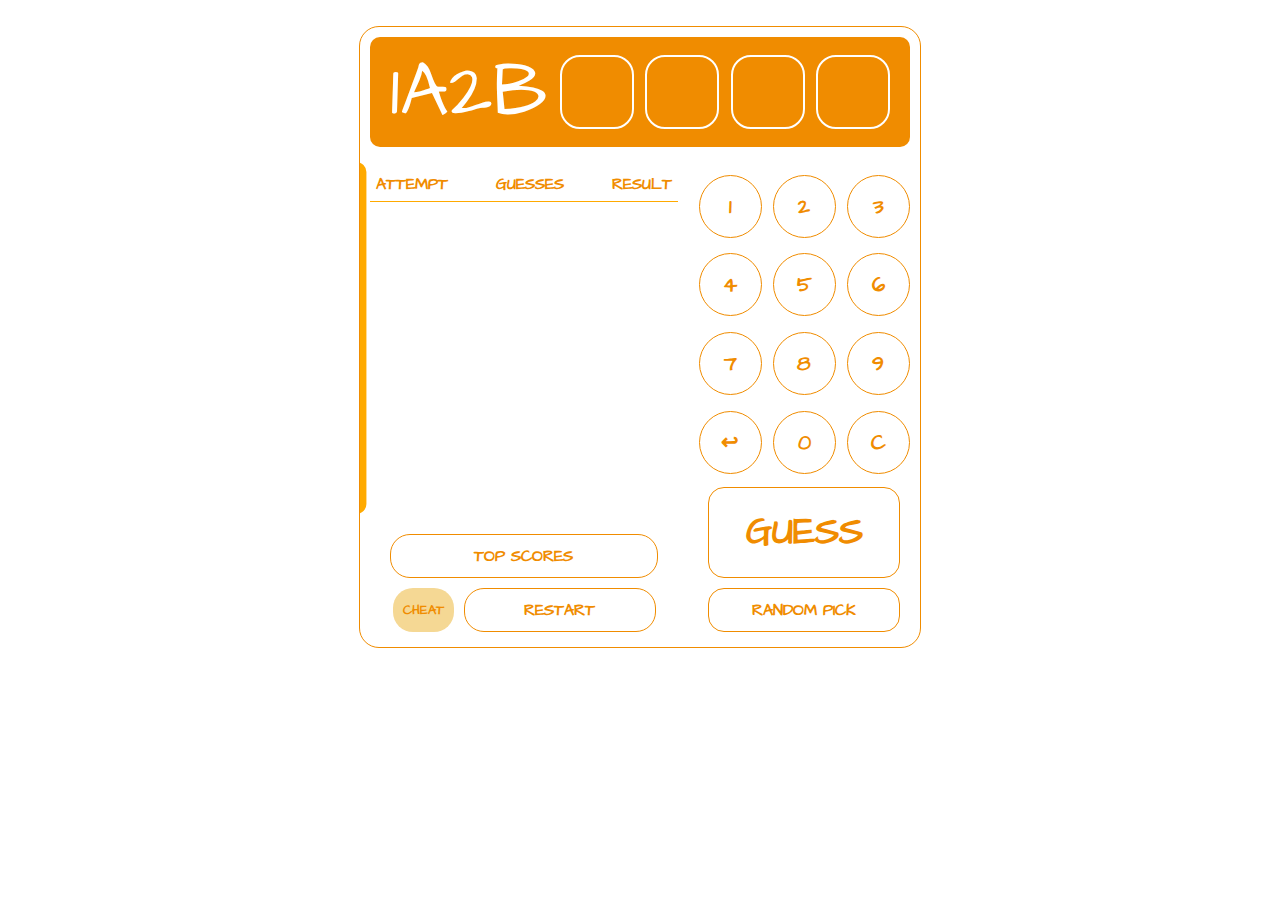
<file: 1A2B_20240708/1a2b.html>
<!DOCTYPE html>
<html lang="en">

<head>
    <meta charset="UTF-8">
    <meta name="viewport" content="width=device-width, initial-scale=1.0">
    <title>1A2B Game_Hsin Han</title>
    <link rel="stylesheet" href="https://cdnjs.cloudflare.com/ajax/libs/font-awesome/6.5.2/css/all.min.css">
    <link rel="preconnect" href="https://fonts.googleapis.com">
    <link rel="preconnect" href="https://fonts.gstatic.com" crossorigin>
    <link href="https://fonts.googleapis.com/css2?family=Architects+Daughter&display=swap" rel="stylesheet">
    <link rel="stylesheet" href="style.css">
</head>

<body>
    <section id="gameBoard">
        <div class="game-header">
            <div class="game-title">1A2B</div>
            <div class="guess-boxes">
                <div class="guess-box"></div>
                <div class="guess-box"></div>
                <div class="guess-box"></div>
                <div class="guess-box"></div>
            </div>
        </div>
        <div class="game-main">
            <div class="game-records-field">
                <div class="game-records">
                    <div class="record-row header">
                        <div class="record attempt">ATTEMPT</div>
                        <div class="record guess">GUESSES</div>
                        <div class="record result">RESULT</div>
                    </div>
                    <div class="guess-histories">
                    </div>
                </div>

                <div class="button top-scores">TOP SCORES</div>
                <div class="cheat-or-restart">
                    <div class="button cheat">CHEAT</div>
                    <div class="button restart">RESTART</div>
                </div>


            </div>
            <div class="number-and-guess-buttons-field">
                <div class="number-buttons">
                    <div class="button number-input">1</div>
                    <div class="button number-input">2</div>
                    <div class="button number-input">3</div>
                    <div class="button number-input">4</div>
                    <div class="button number-input">5</div>
                    <div class="button number-input">6</div>
                    <div class="button number-input">7</div>
                    <div class="button number-input">8</div>
                    <div class="button number-input">9</div>
                    <div class="button backward">&#8617</div>
                    <div class="button number-input">0</div>
                    <div class="button clear-inputs">C</div>
                </div>
                <div class="guess-buttons">
                    <div class="button guess">GUESS</div>
                    <div class="button random-pick">RANDOM PICK</div>
                </div>
            </div>
        </div>
        <div class="top-scores-box">
            <button class="close">x</button>
            <p>TOP SCORES</p>
            <div class="score-row head">Attempts</div>
            <div class="score-container">
                <div class="score-row">1st place<span class="attempts">--</span></div>
                <div class="score-row">2nd place<span class="attempts">--</span></div>
                <div class="score-row">3rd place<span class="attempts">--</span></div>
                <div class="score-row">4th place<span class="attempts">--</span></div>
                <div class="score-row">5th place<span class="attempts">--</span></div>
            </div>
        </div>
    </section>

    <script src="script.js"></script>
</body>

</html>
</file>
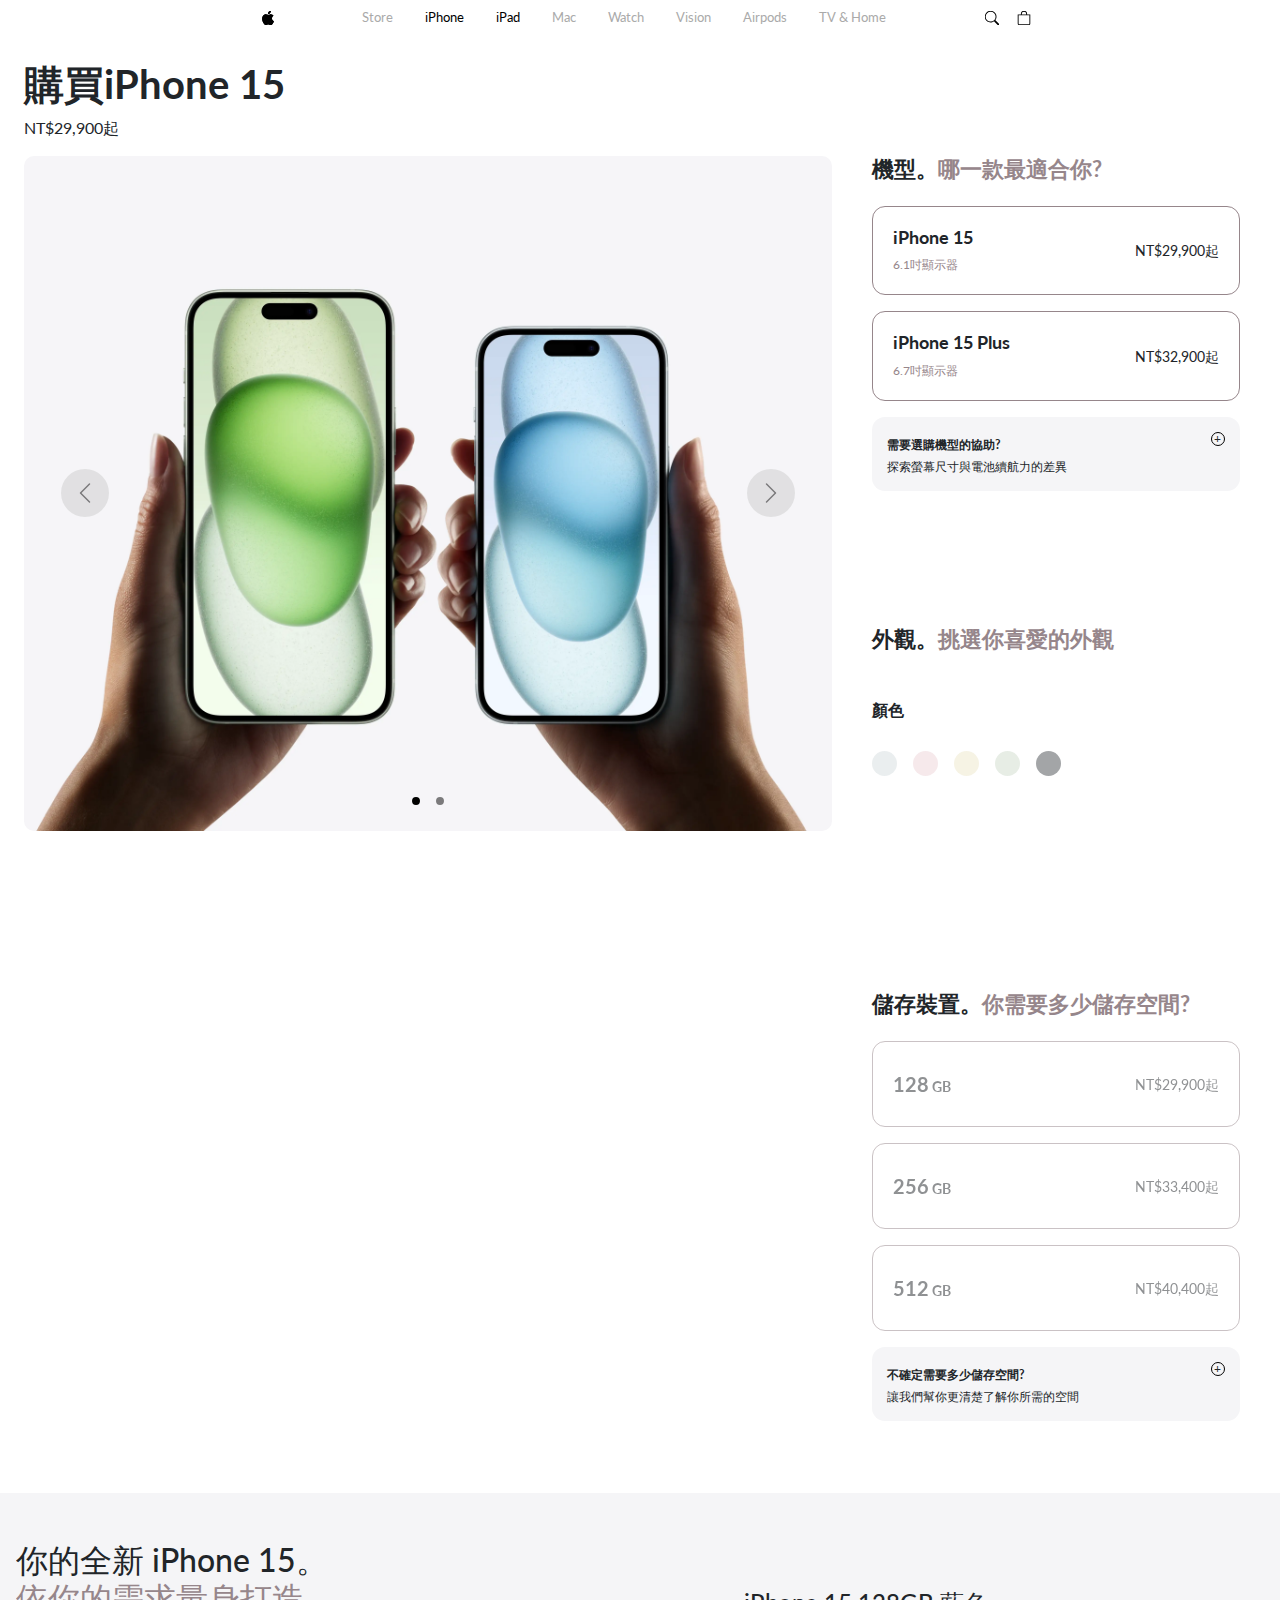
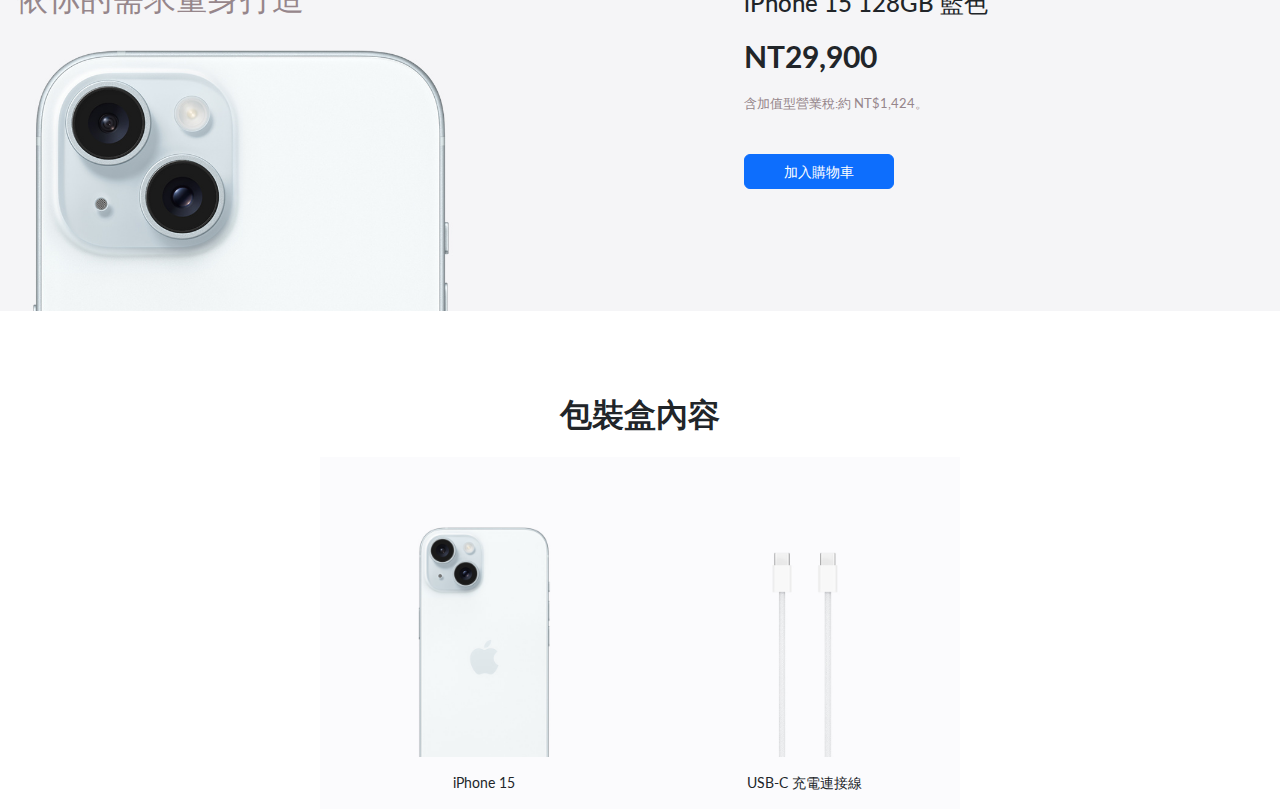
<file: Apple Shop_20240714/apple_shop.html>
<!doctype html>
<html lang="en">

<head>
    <meta charset="utf-8">
    <meta name="viewport" content="width=device-width, initial-scale=1">
    <title>Buy Apple_HsinHan</title>
    <link href="https://cdn.jsdelivr.net/npm/bootstrap@5.3.3/dist/css/bootstrap.min.css" rel="stylesheet"
        integrity="sha384-QWTKZyjpPEjISv5WaRU9OFeRpok6YctnYmDr5pNlyT2bRjXh0JMhjY6hW+ALEwIH" crossorigin="anonymous">
    <link rel="stylesheet" href="https://cdnjs.cloudflare.com/ajax/libs/font-awesome/6.5.2/css/all.min.css">
    <link rel="preconnect" href="https://fonts.googleapis.com">
    <link rel="preconnect" href="https://fonts.gstatic.com" crossorigin>
    <link
        href="https://fonts.googleapis.com/css2?family=Lato:ital,wght@0,100;0,300;0,400;0,700;0,900;1,100;1,300;1,400;1,700;1,900&display=swap"
        rel="stylesheet">
    <link rel="stylesheet" href="style.css">
</head>

<body>

    <header class="page-header d-flex align-items-center">
        <nav class="navbar navbar-expand-sm bg-white w-100 p-0 mx-auto mt-2 mt-sm-0">
            <div class="container-fluid">
                <a class="navbar-brand" href="#"><img src="apple_imgs/icons/apple.svg" alt=""></a>
                <a class="nav-bar-icon d-sm-none ms-auto"><img src="apple_imgs/icons/search.svg" alt=""></a>
                <a class="nav-bar-icon d-sm-none me-2"><img src="apple_imgs/icons/bag.svg" alt=""></a>
                <button class="navbar-toggler collapsed d-flex d-sm-none flex-column justify-content-around"
                    type="button" data-bs-toggle="collapse" data-bs-target="#navbarSupportedContent"
                    aria-controls="navbarSupportedContent" aria-expanded="false" aria-label="Toggle navigation">
                    <span class="toggler-icon top-bar"></span>
                    <span class="toggler-icon bottom-bar"></span>
                </button>
                <div class="collapse navbar-collapse" id="navbarSupportedContent">
                    <ul class="navbar-nav m-auto d-flex gap-md-3">
                        <li class="nav-item">
                            <div class="nav-link">Store</div>
                        </li>
                        <li class="nav-item">
                            <a class="nav-link active iphone-link" href="#">iPhone</a>
                        </li>
                        <li class="nav-item">
                            <a class="nav-link active ipad-link" href="#">iPad</a>
                        </li>
                        <li class="nav-item">
                            <a class="nav-link" href="#">Mac</a>
                        </li>
                        <li class="nav-item">
                            <div class="nav-link">Watch</div>
                        </li>
                        <li class="nav-item">
                            <div class="nav-link">Vision</div>
                        </li>
                        <li class="nav-item">
                            <div class="nav-link">Airpods</div>
                        </li>
                        <li class="nav-item">
                            <div class="nav-link">TV & Home</div>
                        </li>
                    </ul>
                </div>
            </div>
            <a class="nav-bar-icon d-none d-sm-block"><img src="apple_imgs/icons/search.svg" alt=""></a>
            <a class="nav-bar-icon d-none d-sm-block "><img src="apple_imgs/icons/bag.svg" alt=""></a>
    </header>

    <main class="mx-auto col-sm-6 w-100 position-relative">
        <section class="shop-title mx-auto px-3 px-sm-4">
            <h1 class="fs-1 fw-bold mt-4">購買<span class="selected-model"></span></h1>
            <p class="fs-6">NT$<span class="price selected-price"></span>起</p>
            </div>
        </section>
        <section
            class="shop-title-sticky bg-white d-flex align-items-center justify-content-between pt-3 pb-1 z-3 d-none px-3 w-100">
            <h1 class="fw-bolder selected-model"></h1>
            <p class="mb-2">NT$<span class="price selected-price"></span>起
            </p>
        </section>

        <section class="shop-main d-md-flex gap-md-4 mx-auto px-3 px-sm-4">
            <div class="carousel-container position-relative">
                <div id="carouselIndicators" class="gallery-carousel carousel slide flex-sm-grow-1">
                    <template id="indicator-button-template">
                        <button type="button" data-bs-target="#carouselIndicators" data-bs-slide-to=""
                            class="indicator-btn mx-2" aria-label=""></button>
                    </template>
                    <div class="carousel-indicators">
                    </div>
                    <div class="carousel-inner">
                    </div>
                    <button class="carousel-control-prev" type="button" data-bs-target="#carouselIndicators"
                        data-bs-slide="prev">
                        <span class="carousel-control-prev-icon" aria-hidden="true"></span>
                        <span class="visually-hidden">Previous</span>
                    </button>
                    <button class="carousel-control-next" type="button" data-bs-target="#carouselIndicators"
                        data-bs-slide="next">
                        <span class="carousel-control-next-icon" aria-hidden="true"></span>
                        <span class="visually-hidden">Next</span>
                    </button>
                </div>
            </div>
            <div class="spec-selection px-3">
                <div class="model-selection selection-block">
                    <h2 class="fw-bold mt-5 mt-md-0 mb-4">機型。<span class="light">哪一款最適合你?</span></h2>
                    
                    <template id="model-select-box-template">
                        <div class="select-box d-flex align-items-center justify-content-between my-3">
                            <div>
                                <h3 class="model-name fw-bold"></h3>
                                <div class="screen description light"></div>
                            </div>
                            <div class="price-text">
                                NT$<span class="price-floor"></span>起
                            </div>
                        </div>
                    </template>                   
                </div>
                <div class="select-help-box position-relative mt-3">
                    <p class="fw-bold my-1">需要選購機型的協助?</p>
                    <p class="m-0">探索螢幕尺寸與電池續航力的差異</p>
                    <div class="plus-icon position-absolute d-flex justify-content-center align-items-center">+</div>
                </div>
                <div class="color-selection selection-block">
                    <h2 class="fw-bold mt-5 mt-md-0 mb-4">外觀。<span class="light">挑選你喜愛的外觀</span></h2>
                    <h3 class="color-text fw-bolder mb-3 mb-md-4 mt-md-5">顏色<span class="selected-color"></span></h3>
                    <div class="color-choice d-flex align-items-center gap-3">
                    </div>
                </div>
                <div class="storage-selection selection-block">
                    <h2 class="fw-bold mt-5 mt-md-0 mb-4">儲存裝置。<span class="light">你需要多少儲存空間?</span></h2>

                    <template id="storage-select-box-template">
                        <div class="select-box storage d-flex align-items-center justify-content-between my-3 disabled">
                            <h2 class="fw-bold m-0"><span class="capacity"></span> GB</h2>
                            <div class="price-text m-0">
                                NT$<span class="price"></span>起
                            </div>
                        </div>
                    </template>
                </div>
                <div class="select-help-box position-relative mt-3">
                    <p class="fw-bold my-1">不確定需要多少儲存空間?</p>
                    <p class="m-0">讓我們幫你更清楚了解你所需的空間</p>
                    <div class="plus-icon position-absolute d-flex justify-content-center align-items-center">+</div>
                </div>
            </div>
        </section>
        <section class="purchase mb-3">
            <div class="purchase-container  d-column-reverse d-md-flex px-3  w-100 mx-auto pt-5">
                <div class="purchase-head col-md-7 h-100 ">
                    <h2>你的全新
                        <span class="selected-model"></span>。<br>
                        <span class="light">依你的需求量身打造</span>
                    </h2>
                    <div class="purchase-product-image pt-4">
                        <img class="cart-image" alt="">
                    </div>
                </div>
                <div class="purchase-info col-md-5">
                    <h4 class="mt-5">
                        <span class="selected-model"></span>
                        <span class="selected-storage"></span>GB
                        <span class="selected-color init-color"></span>
                    </h4>
                    <p class="pricing mt-3">NT<span class="price selected-price"></span></p>
                    <p class="include-vat light">含加值型營業稅:約 NT$<span class="vat"></span>。</p>
                    <button class="add-to-cart btn btn-primary mt-auto">加入購物車</button>
                </div>
            </div>
        </section>
        <section class="packaging-field ">
            <h2 class="text-center fw-bold my-4">包裝盒內容</h2>
            <div class="packaging-content d-md-flex justify-content-around">

                <template id="packaging-item-template">
                    <div class="accessories d-flex flex-column align-items-center">
                        <img src="apple_imgs/packaging/iphone-15-blue_packaging.jpg" alt="">
                        <p></p>
                    </div>
                </template>
            </div>
        </section>
    </main>

    <script src="https://cdn.jsdelivr.net/npm/bootstrap@5.3.3/dist/js/bootstrap.bundle.min.js"
        integrity="sha384-YvpcrYf0tY3lHB60NNkmXc5s9fDVZLESaAA55NDzOxhy9GkcIdslK1eN7N6jIeHz"
        crossorigin="anonymous"></script>
    <script type="module" src="apple.js"></script>
    <script src="scroll_controller.js"></script>
</body>

</html>
</file>
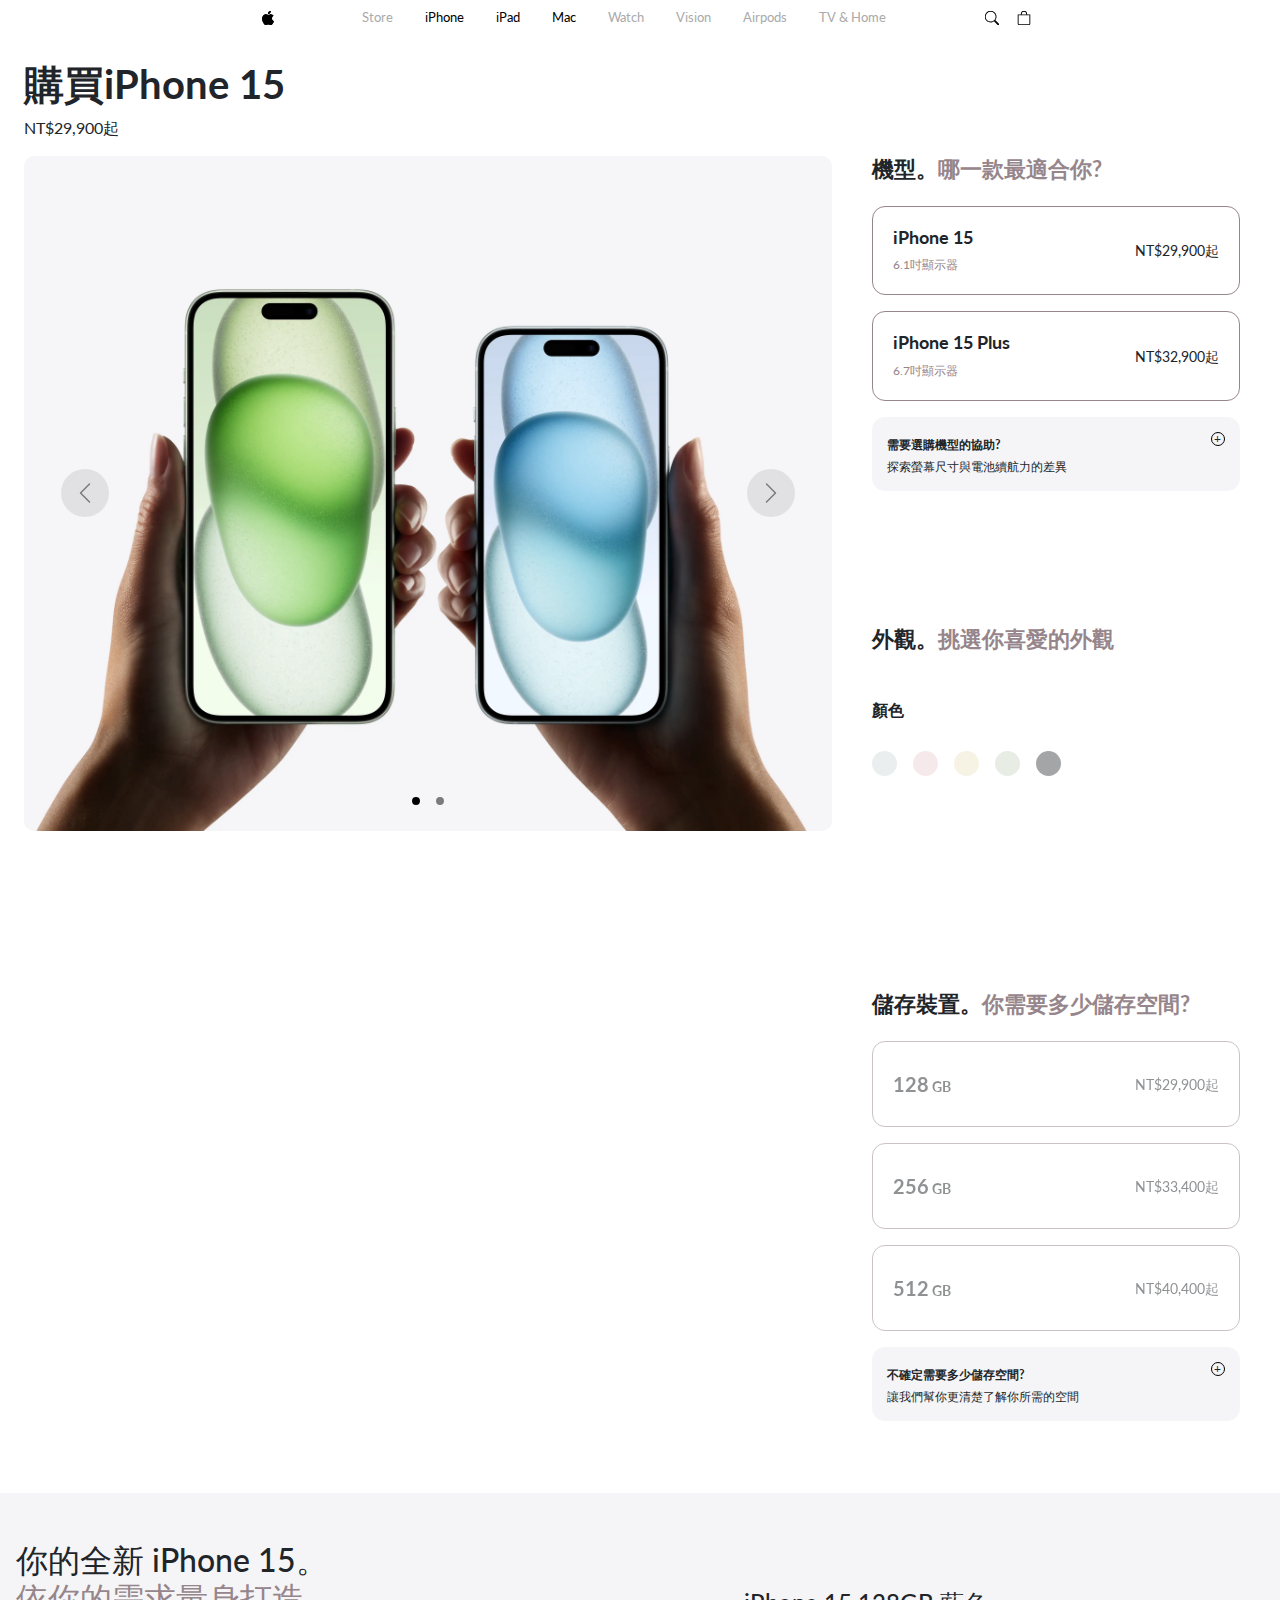
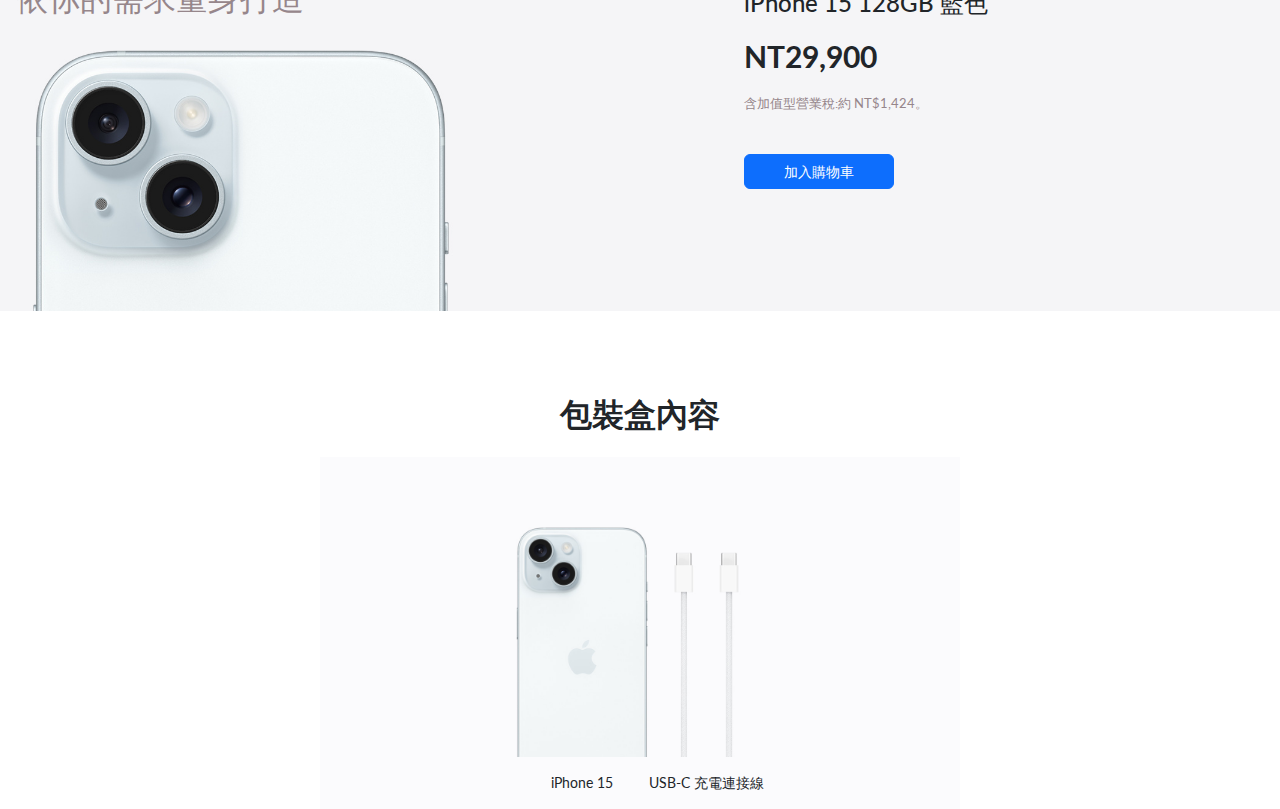
<file: Apple Shop_20240714/iphone.html>
<!doctype html>
<html lang="en">

<head>
    <meta charset="utf-8">
    <meta name="viewport" content="width=device-width, initial-scale=1">
    <title>Buy Apple_HsinHan</title>
    <link href="https://cdn.jsdelivr.net/npm/bootstrap@5.3.3/dist/css/bootstrap.min.css" rel="stylesheet"
        integrity="sha384-QWTKZyjpPEjISv5WaRU9OFeRpok6YctnYmDr5pNlyT2bRjXh0JMhjY6hW+ALEwIH" crossorigin="anonymous">
    <link rel="stylesheet" href="https://cdnjs.cloudflare.com/ajax/libs/font-awesome/6.5.2/css/all.min.css">
    <link rel="preconnect" href="https://fonts.googleapis.com">
    <link rel="preconnect" href="https://fonts.gstatic.com" crossorigin>
    <link
        href="https://fonts.googleapis.com/css2?family=Lato:ital,wght@0,100;0,300;0,400;0,700;0,900;1,100;1,300;1,400;1,700;1,900&display=swap"
        rel="stylesheet">
    <link rel="stylesheet" href="style.css">
</head>

<body>

    <header class="page-header d-flex align-items-center">
        <nav class="navbar navbar-expand-sm bg-white w-100 p-0 mx-auto mt-2 mt-sm-0">
            <div class="container-fluid">
                <a class="navbar-brand" href="#"><img src="apple_imgs/icons/apple.svg" alt=""></a>
                <a class="nav-bar-icon d-sm-none ms-auto"><img src="apple_imgs/icons/search.svg" alt=""></a>
                <a class="nav-bar-icon d-sm-none me-2"><img src="apple_imgs/icons/bag.svg" alt=""></a>
                <button class="navbar-toggler collapsed d-flex d-sm-none flex-column justify-content-around"
                    type="button" data-bs-toggle="collapse" data-bs-target="#navbarSupportedContent"
                    aria-controls="navbarSupportedContent" aria-expanded="false" aria-label="Toggle navigation">
                    <span class="toggler-icon top-bar"></span>
                    <span class="toggler-icon bottom-bar"></span>
                </button>
                <div class="collapse navbar-collapse" id="navbarSupportedContent">
                    <ul class="navbar-nav m-auto d-flex gap-md-3">
                        <li class="nav-item">
                            <div class="nav-link">Store</div>
                        </li>
                        <li class="nav-item">
                            <a class="nav-link active" href="#">iPhone</a>
                        </li>
                        <li class="nav-item">
                            <a class="nav-link active" href="#">iPad</a>
                        </li>
                        <li class="nav-item">
                            <a class="nav-link active" href="#">Mac</a>
                        </li>
                        <li class="nav-item">
                            <div class="nav-link">Watch</div>
                        </li>
                        <li class="nav-item">
                            <div class="nav-link">Vision</div>
                        </li>
                        <li class="nav-item">
                            <div class="nav-link">Airpods</div>
                        </li>
                        <li class="nav-item">
                            <div class="nav-link">TV & Home</div>
                        </li>
                    </ul>
                </div>
            </div>
            <a class="nav-bar-icon d-none d-sm-block"><img src="apple_imgs/icons/search.svg" alt=""></a>
            <a class="nav-bar-icon d-none d-sm-block "><img src="apple_imgs/icons/bag.svg" alt=""></a>
    </header>

    <main class="mx-auto col-sm-6 w-100 position-relative">
        <section class="shop-title mx-auto px-3 px-sm-4">
            <h1 class="fs-1 fw-bold mt-4">購買<span class="selected-model"></span></h1>
            <p class="fs-6">NT$<span class="price selected-price"></span>起</p>
            </div>
        </section>
        <section
            class="shop-title-sticky bg-white d-flex align-items-center justify-content-between pt-3 pb-1 z-3 d-none px-3 w-100">
            <h1 class="fw-bolder selected-model"></h1>
            <p class="mb-2">NT$<span class="price selected-price"></span>起
            </p>
        </section>

        <section class="shop-main d-md-flex gap-md-4 mx-auto px-3 px-sm-4">
            <div class="carousel-container position-relative">
                <div id="carouselIndicators" class="gallery-carousel carousel slide flex-sm-grow-1">
                    <template id="indicator-button-template">
                        <button type="button" data-bs-target="#carouselIndicators" data-bs-slide-to=""
                            class="indicator-btn mx-2" aria-label=""></button>
                    </template>
                    <div class="carousel-indicators">
                      
                        <!-- <button type="button" data-bs-target="#carouselIndicators" data-bs-slide-to="0"
                            class="active indicator-btn mx-2" aria-current="true" aria-label="Slide 1"></button>
                        <button type="button" data-bs-target="#carouselIndicators" data-bs-slide-to="1"
                            class="indicator-btn mx-2" aria-label="Slide 2"></button> -->
                    </div>
                    <div class="carousel-inner">
                        <!-- <div class="carousel-item active">
                            <img src="apple_imgs/gallery/iphone-15-model-unselect-gallery-1-202309.webp" alt=""
                                class="d-block w-100" alt="">
                        </div>
                        <div class="carousel-item">
                            <img src="apple_imgs/gallery/iphone-15-model-unselect-gallery-2-202309.webp"
                                class="d-block w-100" alt="">
                        </div> -->
                    </div>
                    <button class="carousel-control-prev" type="button" data-bs-target="#carouselIndicators"
                        data-bs-slide="prev">
                        <span class="carousel-control-prev-icon" aria-hidden="true"></span>
                        <span class="visually-hidden">Previous</span>
                    </button>
                    <button class="carousel-control-next" type="button" data-bs-target="#carouselIndicators"
                        data-bs-slide="next">
                        <span class="carousel-control-next-icon" aria-hidden="true"></span>
                        <span class="visually-hidden">Next</span>
                    </button>
                </div>
            </div>
            <div class="spec-selection px-3">
                <div class="model-selection selection-block">
                    <h2 class="fw-bold mt-5 mt-md-0 mb-4">機型。<span class="light">哪一款最適合你?</span></h2>
                    
                    <template id="model-select-box-template">
                        <div class="select-box d-flex align-items-center justify-content-between my-3">
                            <div>
                                <h3 class="model-name fw-bold"></h3>
                                <div class="screen description light"></div>
                            </div>
                            <div class="price-text">
                                NT$<span class="price-floor"></span>起
                            </div>
                        </div>
                    </template>                   
                    <!-- <div class="select-box d-flex align-items-center justify-content-between">
                        <div>
                            <h3 class="model-name fw-bold">iPhone 15</h3>
                            <div class="screen description light">6.1吋顯示器</div>
                        </div>
                        <div class="price-text">
                            NT$<span class="price-floor">29,900</span>起
                        </div>                       
                    </div>
                    <div class="select-box d-flex align-items-center justify-content-between my-3">
                        <div>
                            <h3 class="model-name fw-bold">iPhone 15 Plus</h3>
                            <div class="screen description light">6.7吋顯示器</div>
                        </div>
                        <div class="price-text">
                            NT$<span class="price-floor">32,900</span>起
                        </div>
                    </div> -->
                </div>
                <div class="select-help-box position-relative mt-3">
                    <p class="fw-bold my-1">需要選購機型的協助?</p>
                    <p class="m-0">探索螢幕尺寸與電池續航力的差異</p>
                    <div class="plus-icon position-absolute d-flex justify-content-center align-items-center">+</div>
                </div>
                <div class="color-selection selection-block">
                    <h2 class="fw-bold mt-5 mt-md-0 mb-4">外觀。<span class="light">挑選你喜愛的外觀</span></h2>
                    <h3 class="color-text fw-bolder mb-3 mb-md-4 mt-md-5">顏色<span class="selected-color"></span></h3>
                    <div class="color-choice d-flex align-items-center gap-3">
                        <!-- <div class="color blue select-box" style="background-color:#d5dde0;"></div>
                        <div class="color pink select-box" style="background-color:#edd4d7;"></div>
                        <div class="color yellow select-box" style="background-color:#ede8ca;"></div>
                        <div class="color green select-box" style="background-color:#d0dbcb;"></div>
                        <div class="color black select-box" style="background-color:#484c4f;"></div> -->
                    </div>
                </div>
                <div class="storage-selection selection-block">
                    <h2 class="fw-bold mt-5 mt-md-0 mb-4">儲存裝置。<span class="light">你需要多少儲存空間?</span></h2>

                    <template id="storage-select-box-template">
                        <div class="select-box storage d-flex align-items-center justify-content-between my-3 disabled">
                            <h2 class="fw-bold m-0"><span class="capacity"></span> GB</h2>
                            <div class="price-text m-0">
                                NT$<span class="price"></span>起
                            </div>
                        </div>
                    </template>

                    <!-- <div class="select-box storage d-flex align-items-center justify-content-between my-3 disabled">
                        <h2 class="fw-bold m-0"><span class="capacity">128</span> GB</h2>
                        <div class="price-text m-0">
                            NT$<span class="price">29,900</span>起
                        </div>
                    </div>
                    <div class="select-box storage d-flex align-items-center justify-content-between my-3 disabled">
                        <h2 class="fw-bold m-0"><span class="capacity">256</span> GB</h2>
                        <div class="price-text m-0">
                            NT$<span class="price">33,400</span>起
                        </div>
                    </div>
                    <div class="select-box storage d-flex align-items-center justify-content-between my-3 disabled">
                        <h2 class="fw-bold m-0"><span class="capacity">512</span> GB</h2>
                        <div class="price-text m-0">
                            NT$<span class="price">40,400</span>起
                        </div>
                    </div> -->
                </div>
                <div class="select-help-box position-relative mt-3">
                    <p class="fw-bold my-1">不確定需要多少儲存空間?</p>
                    <p class="m-0">讓我們幫你更清楚了解你所需的空間</p>
                    <div class="plus-icon position-absolute d-flex justify-content-center align-items-center">+</div>
                </div>
            </div>
        </section>
        <section class="purchase mb-3">
            <div class="purchase-container  d-column-reverse d-md-flex px-3  w-100 mx-auto pt-5">
                <div class="purchase-head col-md-7 h-100 ">
                    <h2>你的全新
                        <span class="selected-model"></span>。<br>
                        <span class="light">依你的需求量身打造</span>
                    </h2>
                    <div class="purchase-product-image pt-4">
                        <img class="cart-image" alt="">
                    </div>
                </div>
                <div class="purchase-info col-md-5">
                    <h4 class="mt-5">
                        <span class="selected-model"></span>
                        <span class="selected-storage"></span>GB
                        <span class="selected-color init-color"></span>
                    </h4>
                    <p class="pricing mt-3">NT<span class="price selected-price"></span></p>
                    <p class="include-vat light">含加值型營業稅:約 NT$<span class="vat"></span>。</p>
                    <button class="add-to-cart btn btn-primary mt-auto">加入購物車</button>
                </div>
            </div>
        </section>
        <section class="packaging-field ">
            <h2 class="text-center fw-bold my-4">包裝盒內容</h2>
            <div class="packaging-content d-flex justify-content-center">

                <template id="packaging-item-template">
                    <div class="accessories d-flex flex-column align-items-center">
                        <img src="apple_imgs/packaging/iphone-15-blue_packaging.jpg" alt="">
                        <p></p>
                    </div>
                </template>

                <!-- <div class="d-flex flex-column align-items-center">
                    <img src="apple_imgs/packaging/iphone-15-blue_packaging.jpg" alt="">
                    <p class="selected-model"></p>
                </div>
                <div class="d-flex flex-column align-items-center">
                    <img src="apple_imgs/packaging/iphone-15-cables.jpg" alt="">
                    <p class="accesories">USB-C 充電連接線</p>
                </div> -->


            </div>
        </section>
    </main>

    <script src="https://cdn.jsdelivr.net/npm/bootstrap@5.3.3/dist/js/bootstrap.bundle.min.js"
        integrity="sha384-YvpcrYf0tY3lHB60NNkmXc5s9fDVZLESaAA55NDzOxhy9GkcIdslK1eN7N6jIeHz"
        crossorigin="anonymous"></script>
    <script type="module" src="apple.js"></script>
    <script src="scroll_controller.js"></script>
</body>

</html>
</file>
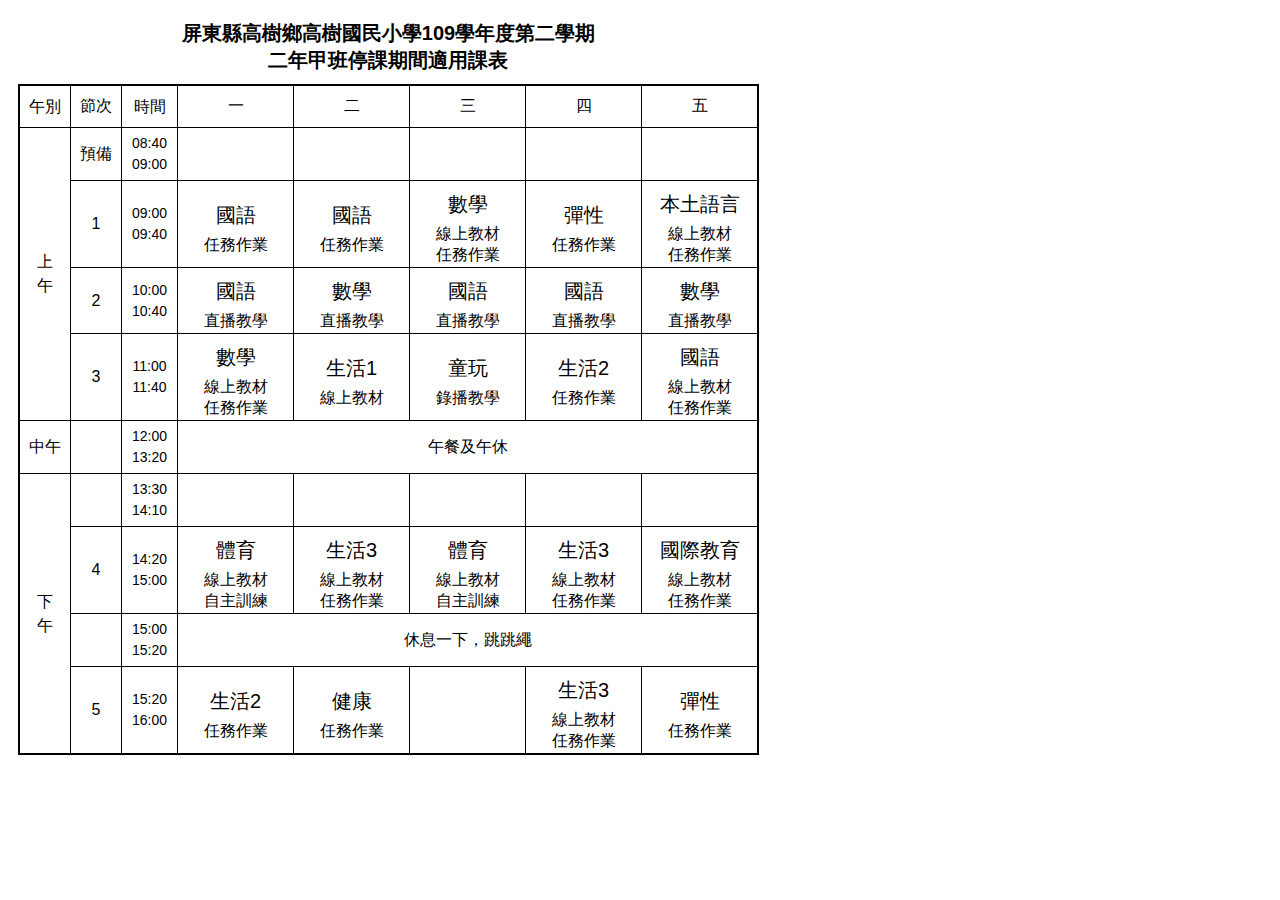
<file: HTML課表 _20240601/課表.html>
<!DOCTYPE html>
<html lang="en">

<head>
    <meta charset="UTF-8">
    <meta name="viewport" content="width=device-width, initial-scale=1.0">
    <title>Document</title>
    <style>
        /* * {
            box-sizing: border-box; 
        } */


        table {
            border: 2px solid black;
            font-family: DFKai-sb, sans-serif;
            border-collapse: collapse;
            text-align: center;
            margin: 10px;
        }

        tr,
        td {
            border: 1px solid black;
        }

        caption {
            font-weight: bold;
            font-size: 20px;
            margin: 10px auto;
            width: 57%;          
        }
        
        .ampm {
            width: 40px;
            padding: 5px;
            line-height: 1.5em;
            ;
        }

        .session {
            width: 40px;
            padding: 5px;
        }

        .time {
            width: 45px;
            padding: 5px;
            text-align: center;
            line-height: 1.5em;
        }

        tbody .time {
            font-size: 14px;
        }

        .weekday {
            width: 75px;
            padding: 10px 20px;
        }

        .subject {
            padding-top: 10px;
        }
        
        .subject-name {
            font-size: 20px;
            display: block; 
            height: 15px;
        }
    </style>
</head>

<body>

    <table>
        <caption>屏東縣高樹鄉高樹國民小學109學年度第二學期二年甲班停課期間適用課表</caption>
        <thead>
            <tr>
                <td class="ampm">午別</td>
                <td class="session">節次</td>
                <td class="time">時間</td>
                <td class="weekday">一</td>
                <td class="weekday">二</td>
                <td class="weekday">三</td>
                <td class="weekday">四</td>
                <td class="weekday">五</td>
            </tr>
        </thead>
        <tbody>
            <tr>
                <td rowspan="4" class="ampm">上<br>午</td>
                <td class="session">預備</td>
                <td class="time">08:40<br>09:00</td>
                <td></td>
                <td></td>
                <td></td>
                <td></td>
                <td></td>
            </tr>
            <tr>
                <td class="session">1</td>
                <td class="time">09:00<br>09:40</td>
                <td class="subject"><span class="subject-name">國語</span><br>任務作業</td>
                <td class="subject"><span class="subject-name">國語</span><br>任務作業</td>
                <td class="subject"><span class="subject-name">數學</span><br>線上教材<br>任務作業</td>
                <td class="subject"><span class="subject-name">彈性</span><br>任務作業</td>
                <td class="subject"><span class="subject-name">本土語言</span><br>線上教材<br>任務作業</td>
                
            </tr>
            <tr>
                <td class="session">2</td>
                <td class="time">10:00<br>10:40</td>
                <td class="subject"><span class="subject-name">國語</span><br>直播教學</td>
                <td class="subject"><span class="subject-name">數學</span><br>直播教學</td>
                <td class="subject"><span class="subject-name">國語</span><br>直播教學</td>
                <td class="subject"><span class="subject-name">國語</span><br>直播教學</td>
                <td class="subject"><span class="subject-name">數學</span><br>直播教學</td>
            </tr>
            <tr>
                <td class="session">3</td>
                <td class="time">11:00<br>11:40</td>
                <td class="subject"><span class="subject-name">數學</span><br>線上教材<br>任務作業</td>
                <td class="subject"><span class="subject-name">生活1</span><br>線上教材</td>
                <td class="subject"><span class="subject-name">童玩</span><br>錄播教學</td>
                <td class="subject"><span class="subject-name">生活2</span><br>任務作業</td>
                <td class="subject"><span class="subject-name">國語</span><br>線上教材<br>任務作業</td>
            </tr>
            <tr>
                <td class="ampm">中午</td>
                <td></td>
                <td class="time">12:00<br>13:20</td>
                <td colspan="5">午餐及午休</td>
            </tr>
            <tr>
                <td class="ampm" rowspan="4">下<br>午</td>
                <td></td>
                <td class="time">13:30<br>14:10</td>
                <td></td>
                <td></td>
                <td></td>
                <td></td>
                <td></td>
            </tr>
            <tr>
                <td class="session">4</td>
                <td class="time">14:20<br>15:00</td>
                <td class="subject"><span class="subject-name">體育</span><br>線上教材<br>自主訓練</td>
                <td class="subject"><span class="subject-name">生活3</span><br>線上教材<br>任務作業</td>
                <td class="subject"><span class="subject-name">體育</span><br>線上教材<br>自主訓練</td>
                <td class="subject"><span class="subject-name">生活3</span><br>線上教材<br>任務作業</td>
                <td class="subject"><span class="subject-name">國際教育</span><br>線上教材<br>任務作業</td>
            </tr>
            <tr>
                <td></td>
                <td class="time">15:00<br>15:20</td>
                <td colspan="5">休息一下，跳跳繩</td>
            </tr>
            <tr>
                <td class="session">5</td>
                <td class="time">15:20<br>16:00</td>
                <td class="subject"><span class="subject-name">生活2</span><br>任務作業</td>
                <td class="subject"><span class="subject-name">健康</span><br>任務作業</td>
                <td></td>
                <td class="subject"><span class="subject-name">生活3</span><br>線上教材<br>任務作業</td>
                <td class="subject"><span class="subject-name">彈性</span><br>任務作業</td>
            </tr>
        </tbody>
    </table>
</body>

</html>
</file>
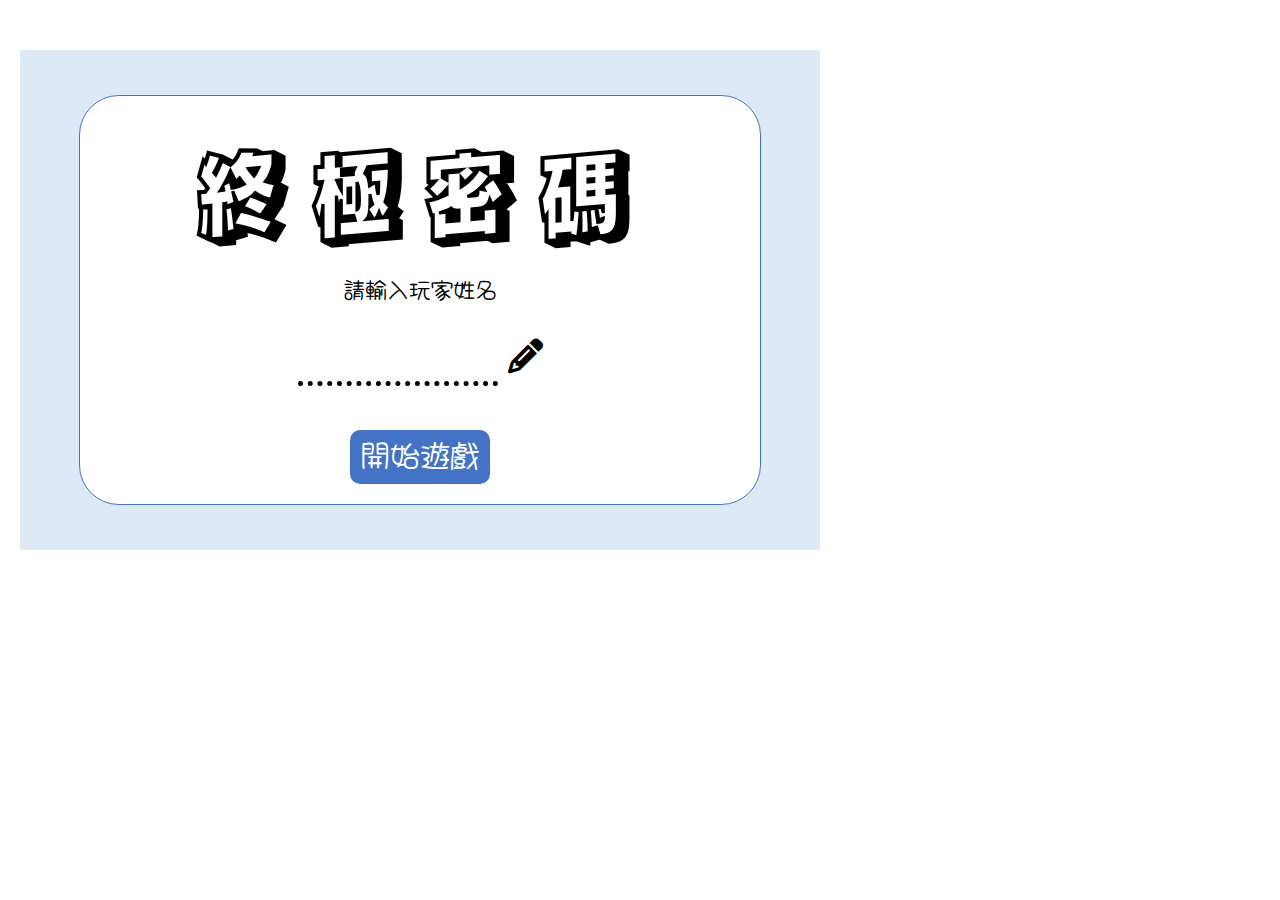
<file: JS終極密碼_20240624/number_guessing_game.html>
<!DOCTYPE html>
<html lang="en">

<head>
    <meta charset="UTF-8">
    <meta name="viewport" content="width=device-width, initial-scale=1.0">
    <title>Number Guessing Game_JS</title>
    <link rel="stylesheet" href="https://cdnjs.cloudflare.com/ajax/libs/font-awesome/6.5.2/css/all.min.css">
    <link rel="preconnect" href="https://fonts.googleapis.com">
    <link rel="preconnect" href="https://fonts.gstatic.com" crossorigin>
    <link href="https://fonts.googleapis.com/css2?family=Rampart+One&display=swap" rel="stylesheet">

    <link rel="preconnect" href="https://fonts.googleapis.com">
    <link rel="preconnect" href="https://fonts.gstatic.com" crossorigin>
    <link
        href="https://fonts.googleapis.com/css2?family=Hachi+Maru+Pop&family=M+PLUS+1+Code:wght@100..700&family=Rampart+One&display=swap"
        rel="stylesheet">

    <link rel="stylesheet" href="styles.css">
    <!-- Google Tag Manager -->
    <script>(function (w, d, s, l, i) {
            w[l] = w[l] || []; w[l].push({
                'gtm.start':
                    new Date().getTime(), event: 'gtm.js'
            }); var f = d.getElementsByTagName(s)[0],
                j = d.createElement(s), dl = l != 'dataLayer' ? '&l=' + l : ''; j.async = true; j.src =
                    'https://www.googletagmanager.com/gtm.js?id=' + i + dl; f.parentNode.insertBefore(j, f);
        })(window, document, 'script', 'dataLayer', 'GTM-T48SKWMS');</script>
    <!-- End Google Tag Manager -->
    <!-- Hotjar Tracking Code for https://hsinhan-h.github.io/JS%E7%B5%82%E6%A5%B5%E5%AF%86%E7%A2%BC_20240624/number_guessing_game.html -->
    <script>
        (function (h, o, t, j, a, r) {
            h.hj = h.hj || function () { (h.hj.q = h.hj.q || []).push(arguments) };
            h._hjSettings = { hjid: 5179753, hjsv: 6 };
            a = o.getElementsByTagName('head')[0];
            r = o.createElement('script'); r.async = 1;
            r.src = t + h._hjSettings.hjid + j + h._hjSettings.hjsv;
            a.appendChild(r);
        })(window, document, 'https://static.hotjar.com/c/hotjar-', '.js?sv=');
    </script>
</head>

<body>
    <!-- Google Tag Manager (noscript) -->
    <noscript><iframe src="https://www.googletagmanager.com/ns.html?id=GTM-T48SKWMS" height="0" width="0"
            style="display:none;visibility:hidden"></iframe></noscript>
    <!-- End Google Tag Manager (noscript) -->
    <main>
        <section class="home-page">
            <div class="home-wrapper">
                <h1>終極密碼</h1>
                <p>請輸入玩家姓名</p>
                <div class="player-name"><input class="name-input-block" type="text"><i class="fa-solid fa-pencil"></i>
                </div>
                <p class="player-name-message"></p>
                <div class="start-button">開始遊戲</div>
            </div>
        </section>

        <section class="game-page">
            <div class="game-wrapper">
                <h2>Hi <span class="player-name"></span>
                    歡迎來到終極密碼遊戲</h2>
                <!-- <div class="timer">剩餘秒數: <span class="second">10</span></div> -->
                <p>請猜<span class="min-number"> 1 </span> ~ <span class="max-number"> 100 </span> 的數字</p>
                <input class="player-guess" type="text">
                <div class="function-and-result-blocks">
                    <p class="game-message"></p>
                    <div class="button hint-button"><span><i class="fa-regular fa-bell"></i> 提示 </span><span>剩餘: <span
                                class="hint-left">2</span></span></div>
                    <div class="timer">剩餘秒數: <span class="second">60</span></div>
                    <div class="button guess-button">猜數字</div>
                    <div class="button endgame-button">結束遊戲</div>
                </div>
            </div>
            <div class="game-result-block">
                <h3></h3>
                <div class="play-again-button">再來一局?</div>
            </div>
        </section>
    </main>
    <script src="number_guessing_game.js"></script>
</body>

</html>
</file>
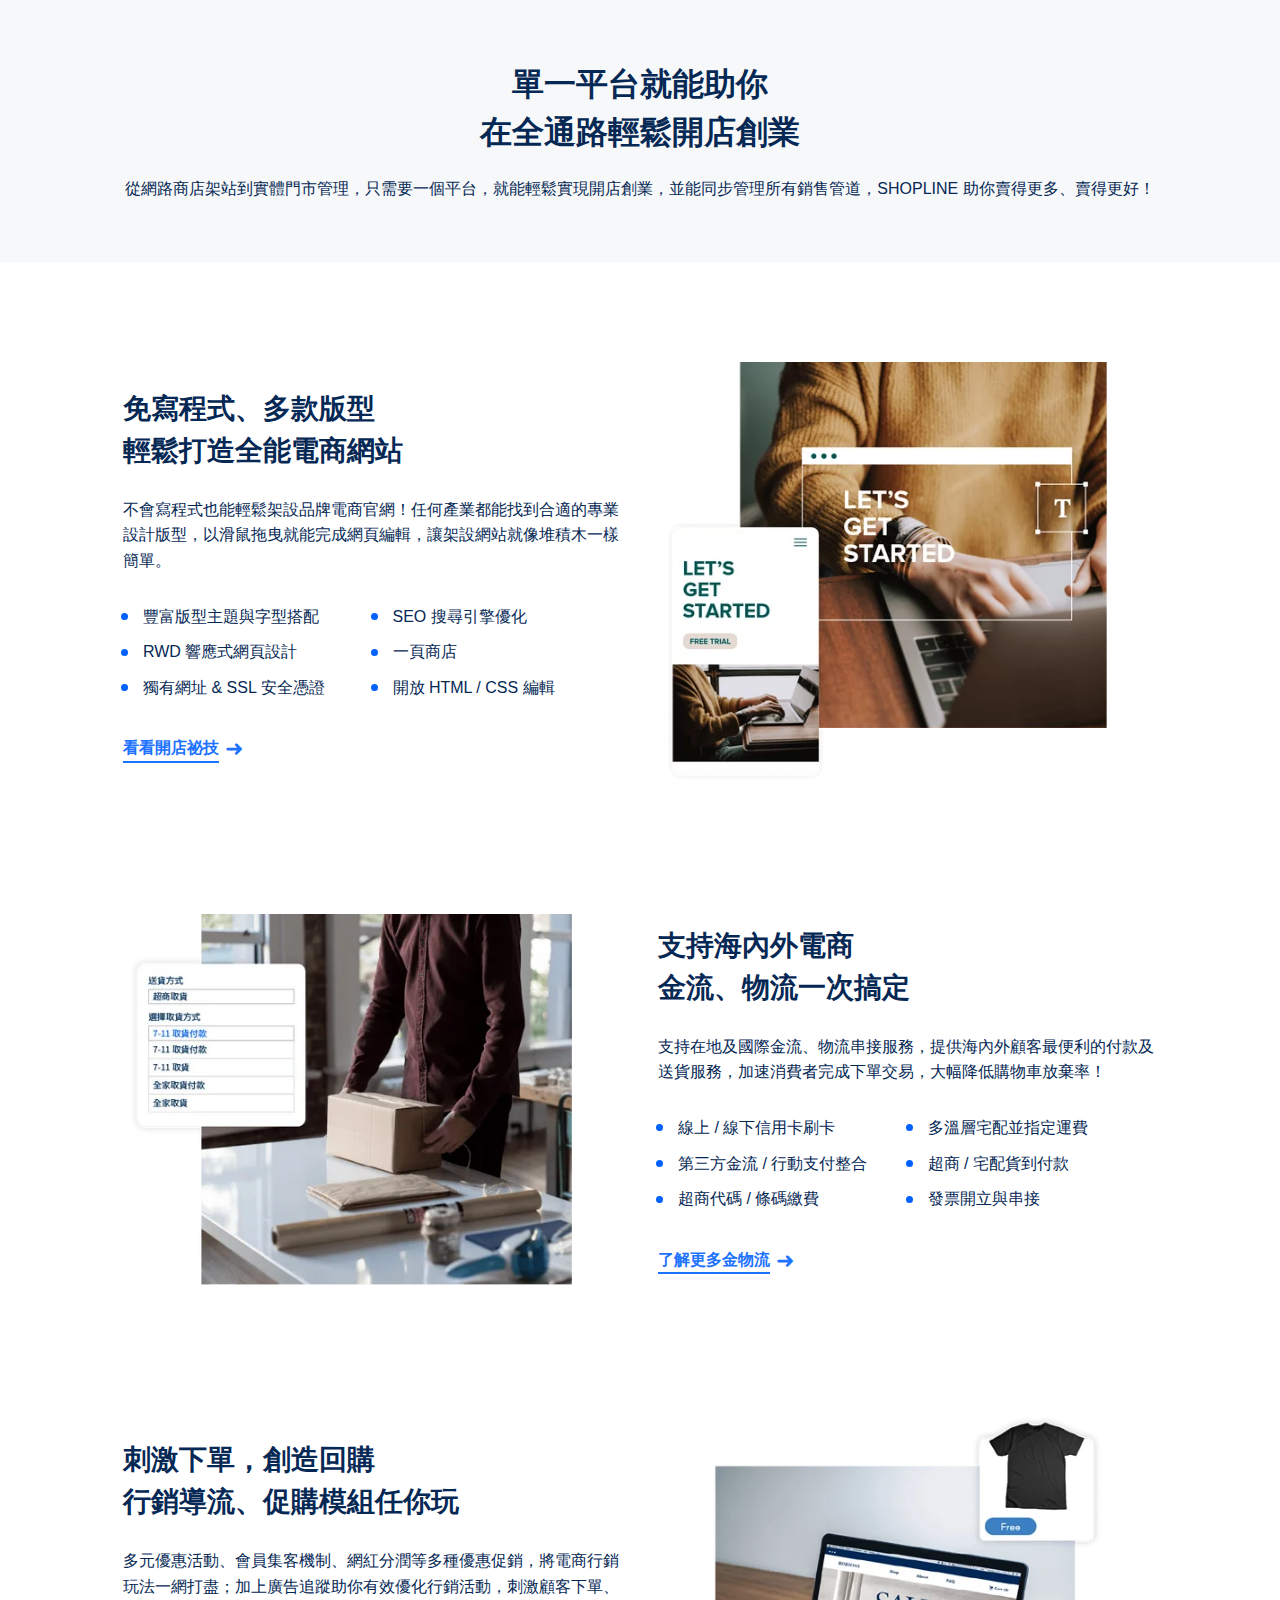
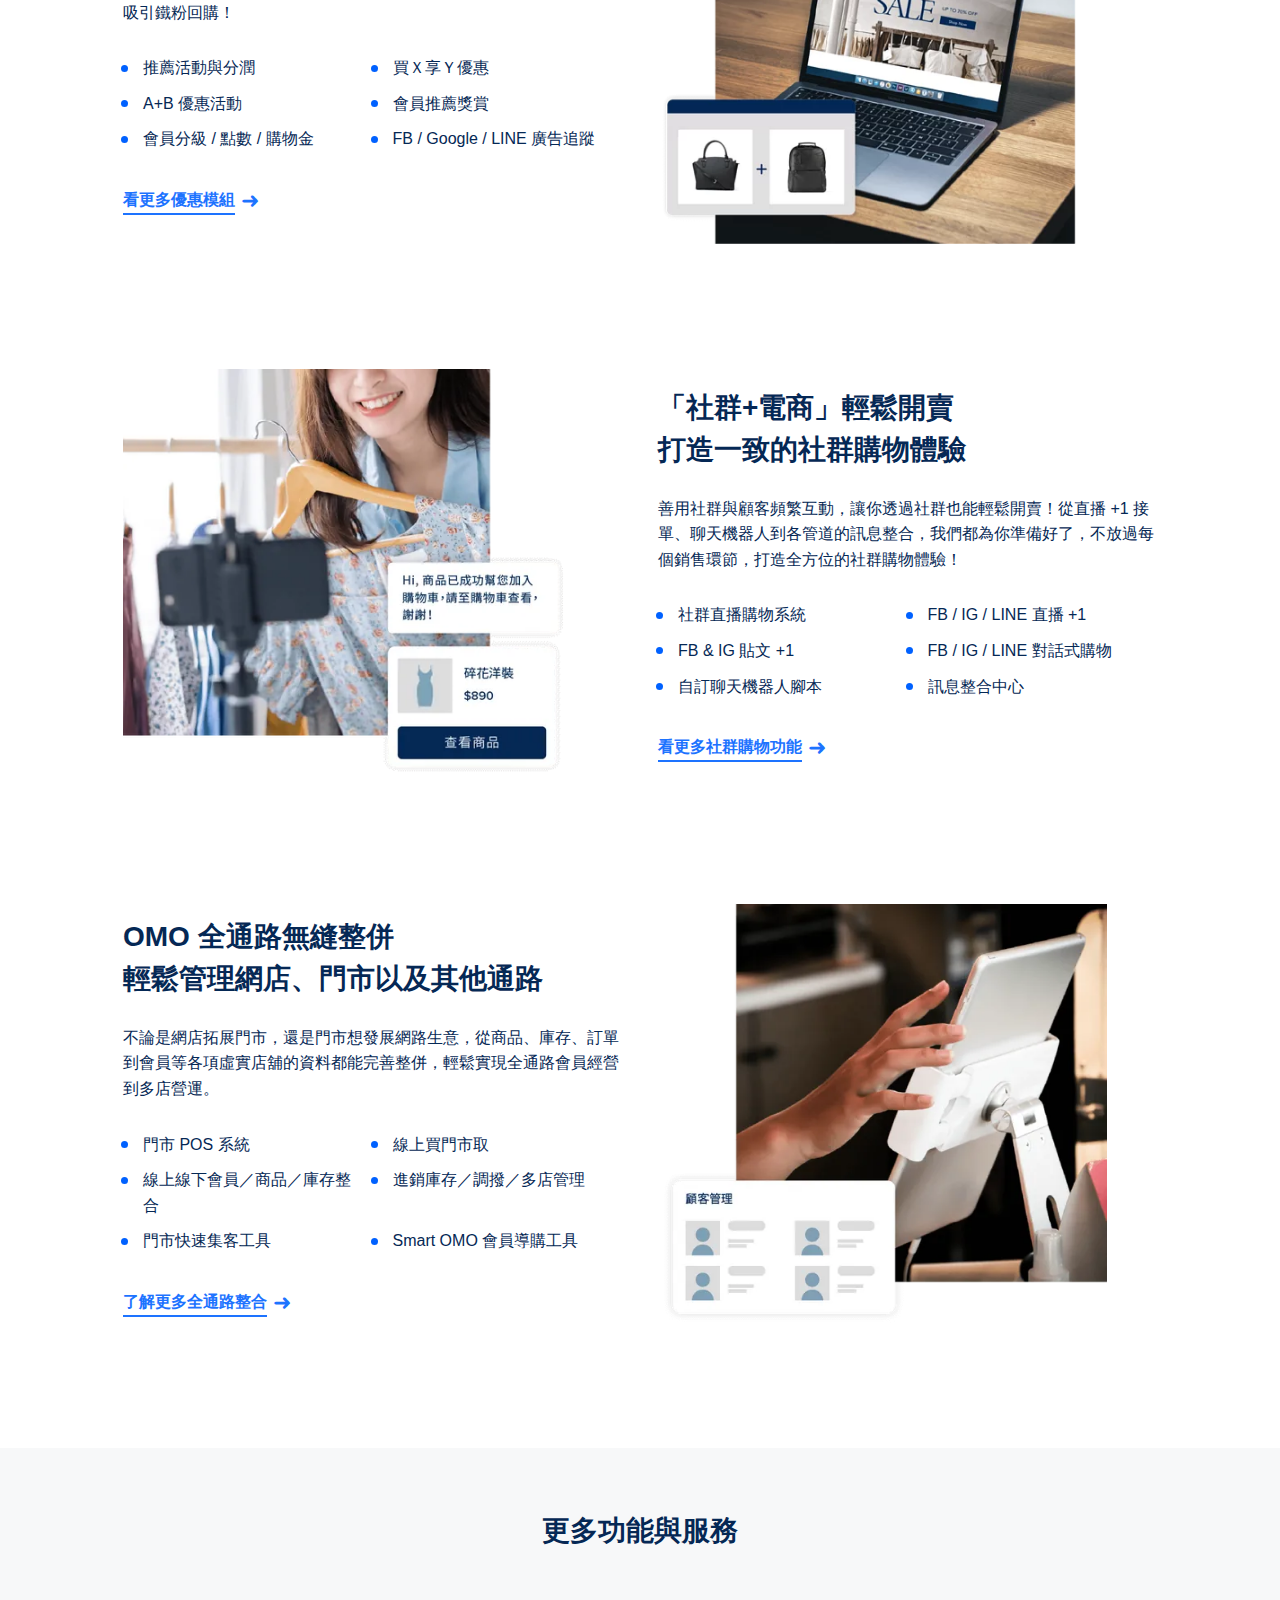
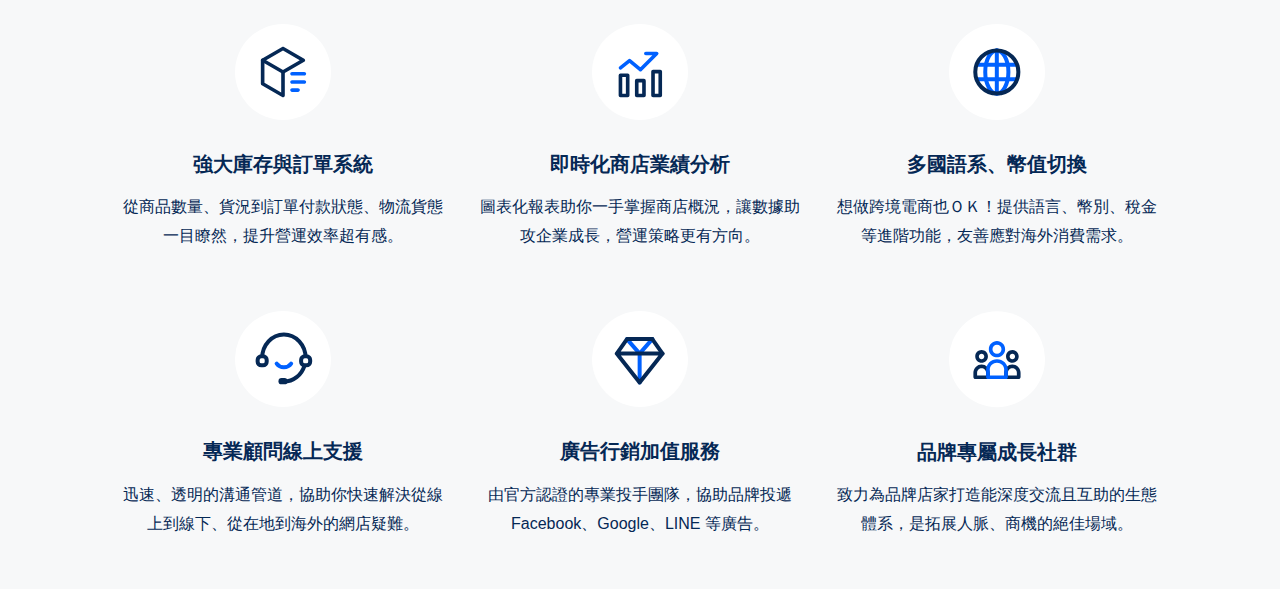
<file: Shopline_RWD_20240625/shopline.html>
<!DOCTYPE html>
<html lang="en">

<head>
    <meta charset="UTF-8">
    <meta name="viewport" content="width=device-width, initial-scale=1.0">
    <title>Shopline_RWD</title>
    <link rel="stylesheet" href="styles.css">
    <link rel="stylesheet" href="grid.css">
</head>

<body>

    <body>
        <section class="marketing-slogan">
            <h1 class="main-slogan">單一平台就能助你<br>
                在全通路輕鬆開店創業</h1>
            <p class="sub-slogan">從網路商店架站到實體門市管理，只需要一個平台，就能輕鬆實現開店創業，並能同步管理所有銷售管道，SHOPLINE 助你賣得更多、賣得更好！</p>
        </section>
        <section class="main-services">
            <div class="web-design-service">
                <div class="service-image col-12 col-md-6">
                    <img src="shopline_imgs/webdesign-service.webp" alt="shopline_webdesign_service">
                </div>
                <div class=" service-description col-12 col-md-6">
                    <h2>免寫程式、多款版型<br>
                        輕鬆打造全能電商網站</h2>
                    <p>不會寫程式也能輕鬆架設品牌電商官網！任何產業都能找到合適的專業設計版型，以滑鼠拖曳就能完成網頁編輯，讓架設網站就像堆積木一樣簡單。</p>
                    <ul class="service-list">
                        <li>豐富版型主題與字型搭配</li>
                        <li>SEO 搜尋引擎優化</li>
                        <li>RWD 響應式網頁設計</li>
                        <li>一頁商店</li>
                        <li>獨有網址 &amp; SSL 安全憑證</li>
                        <li>開放 HTML &#47; CSS 編輯</li>
                    </ul>
                    <p class="routing">
                        <a href="https://shopline.tw/online-store-setup" class="routing-text">看看開店祕技</a>
                        <a href="https://shopline.tw/online-store-setup" class="routing-arrow-icon">&#x279C</a>
                    </p>
                </div>

            </div>
            <div class="e-commerce-service">
                <div class="service-image col-12 col-md-6">
                    <img src="shopline_imgs/e-commerce-service.webp" alt="shopline_e-commerce_service">
                </div>
                <div class="service-description col-12 col-md-6">
                    <h2>支持海內外電商<br>
                        金流、物流一次搞定</h2>
                    <p>支持在地及國際金流、物流串接服務，提供海內外顧客最便利的付款及送貨服務，加速消費者完成下單交易，大幅降低購物車放棄率！</p>
                    <ul class="service-list">
                        <li>線上 &#47; 線下信用卡刷卡</li>
                        <li>多溫層宅配並指定運費</li>
                        <li>第三方金流 &#47; 行動支付整合</li>
                        <li>超商 &#47; 宅配貨到付款</li>
                        <li>超商代碼 &#47; 條碼繳費</li>
                        <li>發票開立與串接</li>
                    </ul>
                    <p class="routing">
                        <a href="https://shopline.tw/online-store/features#payments-and-shipping"
                            class="routing-text">了解更多金物流</a>
                        <a href="https://shopline.tw/online-store/features#payments-and-shipping"
                            class="routing-arrow-icon">&#x279C</a>
                    </p>
                </div>
            </div>
            </div>
            <div class="promotion-kit-service">
                <div class="service-image col-12 col-md-6">
                    <img src="shopline_imgs/promotion-kit-service.webp" alt="shopline-promotion-kit-service">
                </div>
                <div class="service-description col-12 col-md-6">
                    <h2>刺激下單，創造回購<br>
                        行銷導流、促購模組任你玩</h2>
                    <p>多元優惠活動、會員集客機制、網紅分潤等多種優惠促銷，將電商行銷玩法一網打盡；加上廣告追蹤助你有效優化行銷活動，刺激顧客下單、吸引鐵粉回購！</p>
                    <ul class="service-list">
                        <li>推薦活動與分潤</li>
                        <li>買Ｘ享Ｙ優惠</li>
                        <li>A+B 優惠活動</li>
                        <li>會員推薦獎賞</li>
                        <li>會員分級 &#47 點數 &#47 購物金</li>
                        <li>FB &#47 Google &#47 LINE 廣告追蹤</li>
                    </ul>
                    <p class="routing">
                        <a href="https://shopline.tw/online-store/features#promotion" class="routing-text">看更多優惠模組</a>
                        <a href="https://shopline.tw/online-store/features#promotion"
                            class="routing-arrow-icon">&#x279C</a>
                    </p>
                </div>
            </div>
            <div class="shopping-community-service">
                <div class="service-image col-12 col-md-6">
                    <img src="shopline_imgs/shopping-community-service.webp" alt="shopping-community-service">
                </div>
                <div class="service-description col-12 col-md-6">
                    <h2>「社群+電商」輕鬆開賣<br>
                        打造一致的社群購物體驗</h2>
                    <p>善用社群與顧客頻繁互動，讓你透過社群也能輕鬆開賣！從直播 +1 接單、聊天機器人到各管道的訊息整合，我們都為你準備好了，不放過每個銷售環節，打造全方位的社群購物體驗！</p>
                    <ul class="service-list">
                        <li>社群直播購物系統</li>
                        <li>FB &#47 IG &#47 LINE 直播 +1</li>
                        <li>FB & IG 貼文 +1</li>
                        <li>FB &#47 IG &#47 LINE 對話式購物</li>
                        <li>自訂聊天機器人腳本</li>
                        <li>訊息整合中心</li>
                    </ul>
                    <p class="routing">
                        <a href="https://shopline.tw/social-commerce/features" class="routing-text">看更多社群購物功能</a>
                        <a href="https://shopline.tw/social-commerce/features" class="routing-arrow-icon">&#x279C</a>
                    </p>
                </div>
            </div>
            <div class="channel-integration-service">
                <div class="service-image col-12 col-md-6">
                    <img src="shopline_imgs/channel-integration-service.webp"
                        alt="shopline-channel-integration-service">
                </div>
                <div class="service-description col-12 col-md-6">
                    <h2>OMO 全通路無縫整併<br>
                        輕鬆管理網店、門市以及其他通路</h2>
                    <p>不論是網店拓展門市，還是門市想發展網路生意，從商品、庫存、訂單到會員等各項虛實店舖的資料都能完善整併，輕鬆實現全通路會員經營到多店營運。</p>
                    <ul class="service-list">
                        <li>門市 POS 系統</li>
                        <li>線上買門市取</li>
                        <li>線上線下會員／商品／庫存整合</li>
                        <li>進銷庫存／調撥／多店管理</li>
                        <li>門市快速集客工具</li>
                        <li>Smart OMO 會員導購工具</li>
                    </ul>
                    <p class="routing">
                        <a href="https://shopline.tw/pos/features#omni-channel" class="routing-text">了解更多全通路整合</a>
                        <a href="https://shopline.tw/pos/features#omni-channel" class="routing-arrow-icon">&#x279C</a>
                    </p>
                </div>
            </div>
        </section>
        <section class="more-services">
            <h3 class="more-services-header">更多功能與服務</h3>
            <div class="more-services-wrapper">
                <div class="more-services-description col-11 col-md-4">
                    <img src="shopline_icons/icon-delivery.svg" alt="delivery-icon" class="service-icon">
                    <h4 class="more-services-title">強大庫存與訂單系統</h4>
                    <p>從商品數量、貨況到訂單付款狀態、物流貨態一目瞭然，提升營運效率超有感。</p>
                </div>
                <div class="more-services-description col-11 col-md-4">
                    <img src="shopline_icons/icon-chart-analysis.svg" alt="chart-analysis-icon" class="service-icon">
                    <h4 class="more-services-title">即時化商店業績分析</h4>
                    <p>圖表化報表助你一手掌握商店概況，讓數據助攻企業成長，營運策略更有方向。</p>
                </div>
                <div class="more-services-description col-11 col-md-4">
                    <img src="shopline_icons/icon-multi-language.svg" alt="multi-language-icon" class="service-icon">
                    <h4 class="more-services-title">多國語系、幣值切換</h4>
                    <p>想做跨境電商也ＯＫ！提供語言、幣別、稅金等進階功能，友善應對海外消費需求。</p>
                </div>
                <div class="more-services-description col-11 col-md-4">
                    <img src="shopline_icons/icon-customer-service.svg" alt="customer-service-icon"
                        class="service-icon">
                    <h4 class="more-services-title">專業顧問線上支援</h4>
                    <p>迅速、透明的溝通管道，協助你快速解決從線上到線下、從在地到海外的網店疑難。</p>
                </div>
                <div class="more-services-description col-11 col-md-4">
                    <img src="shopline_icons/icon-diamond.svg" alt="diamond-icon" class="service-icon">
                    <h4 class="more-services-title">廣告行銷加值服務</h4>
                    <p>由官方認證的專業投手團隊，協助品牌投遞 Facebook、Google、LINE 等廣告。</p>
                </div>
                <div class="more-services-description col-11 col-md-4">
                    <img src="shopline_icons/icon-community.svg" alt="community-icon" class="service-icon">
                    <h4 class="more-services-title">品牌專屬成長社群</h4>
                    <p>致力為品牌店家打造能深度交流且互助的生態體系，是拓展人脈、商機的絕佳場域。</p>
                </div>
            </div>
        </section>
    </body>
</body>

</html>
</file>
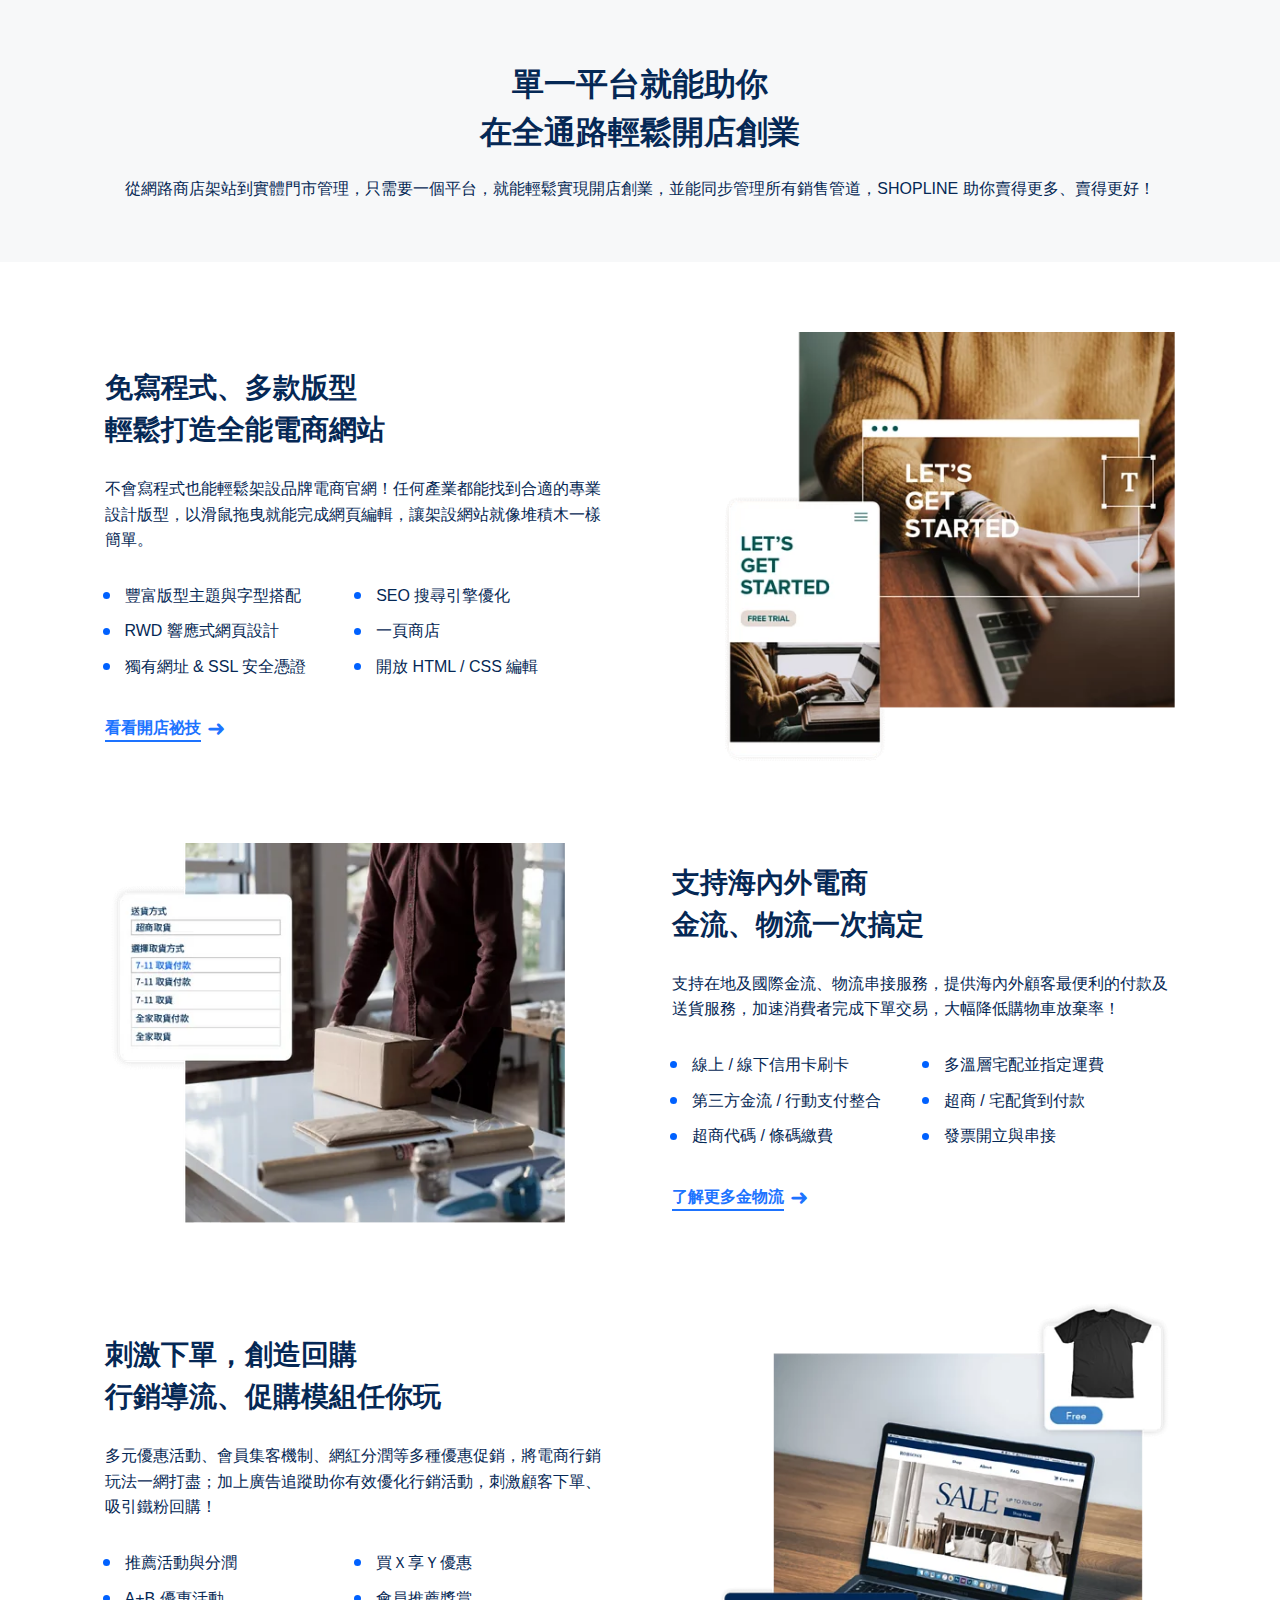
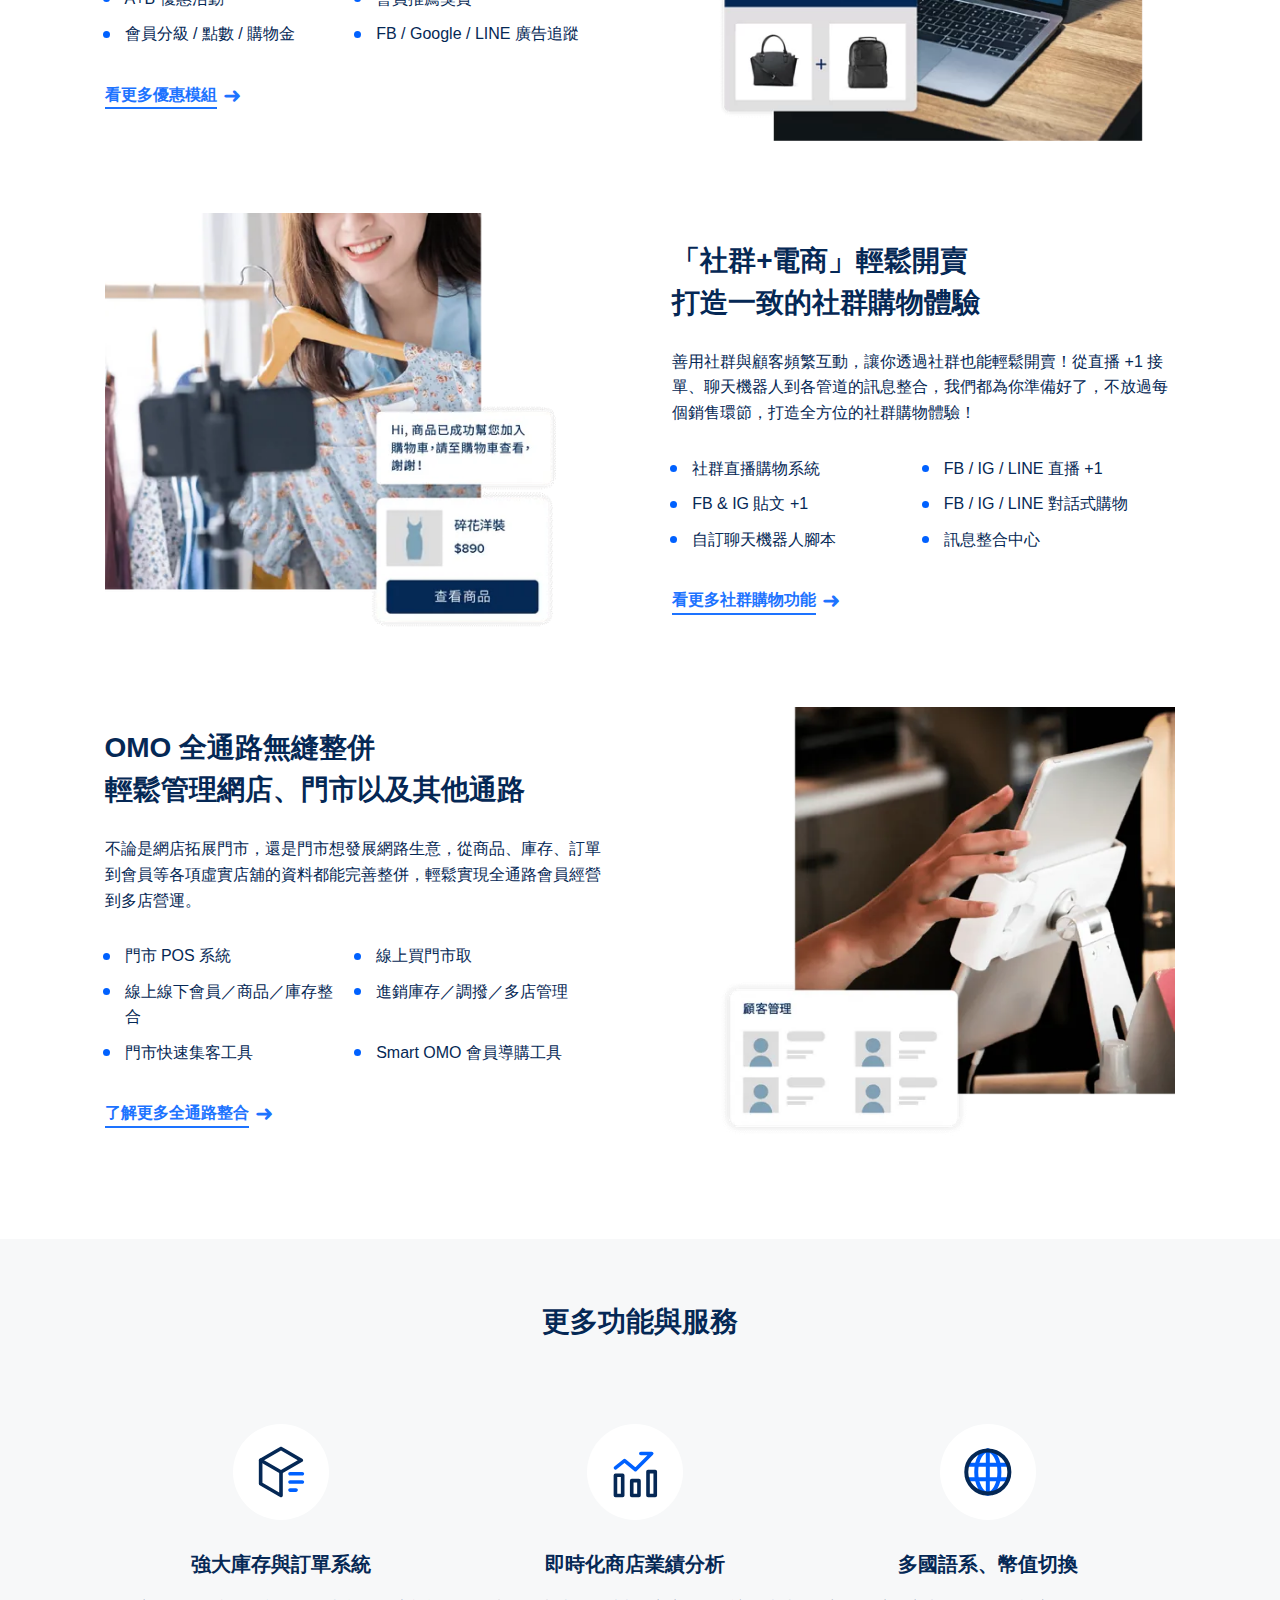
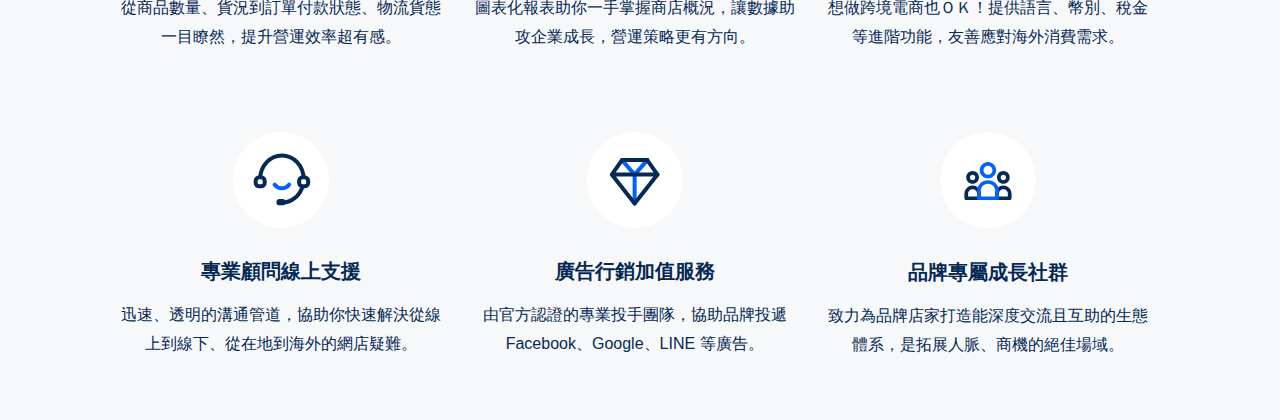
<file: Shopline切版_20240607/shopline.html>
<!DOCTYPE html>
<html lang="en">
<head>
    <meta charset="UTF-8">
    <meta name="viewport" content="width=device-width, initial-scale=1.0">
    <title>Shopline_TW</title>
    <link rel="stylesheet" href="styles.css">
</head>
<body>
    <body>
        <section class="marketing-slogan">
            <h1 class="main-slogan">單一平台就能助你<br>
                在全通路輕鬆開店創業</h1>
            <p class="sub-slogan">從網路商店架站到實體門市管理，只需要一個平台，就能輕鬆實現開店創業，並能同步管理所有銷售管道，SHOPLINE 助你賣得更多、賣得更好！</p>
        </section>
        <section class="main-services">
            <div class="web-design-service">
                <div class="service-description">
                    <h2>免寫程式、多款版型<br>
                        輕鬆打造全能電商網站</h2>
                    <p>不會寫程式也能輕鬆架設品牌電商官網！任何產業都能找到合適的專業設計版型，以滑鼠拖曳就能完成網頁編輯，讓架設網站就像堆積木一樣簡單。</p>
                    <ul class="service-list">
                        <li>豐富版型主題與字型搭配</li>
                        <li>SEO 搜尋引擎優化</li>
                        <li>RWD 響應式網頁設計</li>
                        <li>一頁商店</li>
                        <li>獨有網址 &amp; SSL 安全憑證</li>
                        <li>開放 HTML &#47; CSS 編輯</li>
                    </ul>
                    <p class="routing">
                        <a href="https://shopline.tw/online-store-setup" class="routing-text">看看開店祕技</a>
                        <a href="https://shopline.tw/online-store-setup" class="routing-arrow-icon">&#x279C</a>
                    </p>
                </div>
                <div class="service-image">
                    <img src="shopline_imgs/webdesign-service.webp" alt="shopline_webdesign_service">
                </div>
            </div>
            <div class="e-commerce-service">
                <div class="service-description">
                    <h2>支持海內外電商<br>
                        金流、物流一次搞定</h2>
                    <p>支持在地及國際金流、物流串接服務，提供海內外顧客最便利的付款及送貨服務，加速消費者完成下單交易，大幅降低購物車放棄率！</p>
                    <ul class="service-list">
                        <li>線上 &#47; 線下信用卡刷卡</li>
                        <li>多溫層宅配並指定運費</li>
                        <li>第三方金流 &#47; 行動支付整合</li>
                        <li>超商 &#47; 宅配貨到付款</li>
                        <li>超商代碼 &#47; 條碼繳費</li>
                        <li>發票開立與串接</li>
                    </ul>
                    <p class="routing">
                        <a href="https://shopline.tw/online-store/features#payments-and-shipping" class="routing-text">了解更多金物流</a>
                        <a href="https://shopline.tw/online-store/features#payments-and-shipping" class="routing-arrow-icon">&#x279C</a>
                    </p>
                </div>
                <div class="service-image">
                    <img src="shopline_imgs/e-commerce-service.webp" alt="shopline_e-commerce_service">
                </div>
                </div>
            </div>
            <div class="promotion-kit-service">
                <div class="service-description">
                    <h2>刺激下單，創造回購<br>
                        行銷導流、促購模組任你玩</h2>
                    <p>多元優惠活動、會員集客機制、網紅分潤等多種優惠促銷，將電商行銷玩法一網打盡；加上廣告追蹤助你有效優化行銷活動，刺激顧客下單、吸引鐵粉回購！</p>
                    <ul class="service-list">
                        <li>推薦活動與分潤</li>
                        <li>買Ｘ享Ｙ優惠</li>
                        <li>A+B 優惠活動</li>
                        <li>會員推薦獎賞</li>
                        <li>會員分級 &#47 點數 &#47 購物金</li>
                        <li>FB &#47 Google &#47 LINE 廣告追蹤</li>
                    </ul>
                    <p class="routing">
                        <a href="https://shopline.tw/online-store/features#promotion" class="routing-text">看更多優惠模組</a>
                        <a href="https://shopline.tw/online-store/features#promotion" class="routing-arrow-icon">&#x279C</a>
                    </p>
                </div>
                <div class="service-image">
                    <img src="shopline_imgs/promotion-kit-service.webp" alt="shopline-promotion-kit-service">
                </div>
            </div>
            <div class="shopping-community-service">
                <div class="service-description">
                    <h2>「社群+電商」輕鬆開賣<br>
                        打造一致的社群購物體驗</h2>
                    <p>善用社群與顧客頻繁互動，讓你透過社群也能輕鬆開賣！從直播 +1 接單、聊天機器人到各管道的訊息整合，我們都為你準備好了，不放過每個銷售環節，打造全方位的社群購物體驗！</p>
                    <ul class="service-list">
                        <li>社群直播購物系統</li>
                        <li>FB &#47 IG &#47 LINE 直播 +1</li>
                        <li>FB & IG 貼文 +1</li>
                        <li>FB &#47 IG &#47 LINE 對話式購物</li>
                        <li>自訂聊天機器人腳本</li>
                        <li>訊息整合中心</li>
                    </ul>
                    <p class="routing">
                        <a href="https://shopline.tw/social-commerce/features" class="routing-text">看更多社群購物功能</a>
                        <a href="https://shopline.tw/social-commerce/features" class="routing-arrow-icon">&#x279C</a>
                    </p>
                </div>
                <div class="service-image">
                    <img src="shopline_imgs/shopping-community-service.webp" alt="shopping-community-service">
                </div>
            </div>
            <div class="channel-integration-service">
                <div class="service-description">
                    <h2>OMO 全通路無縫整併<br>
                        輕鬆管理網店、門市以及其他通路</h2>
                    <p>不論是網店拓展門市，還是門市想發展網路生意，從商品、庫存、訂單到會員等各項虛實店舖的資料都能完善整併，輕鬆實現全通路會員經營到多店營運。</p>
                    <ul class="service-list">
                        <li>門市 POS 系統</li>
                        <li>線上買門市取</li>
                        <li>線上線下會員／商品／庫存整合</li>
                        <li>進銷庫存／調撥／多店管理</li>
                        <li>門市快速集客工具</li>
                        <li>Smart OMO 會員導購工具</li>
                    </ul>
                    <p class="routing">
                        <a href="https://shopline.tw/pos/features#omni-channel" class="routing-text">了解更多全通路整合</a>
                        <a href="https://shopline.tw/pos/features#omni-channel" class="routing-arrow-icon">&#x279C</a>
                    </p>
                </div>
                <div class="service-image">
                    <img src="shopline_imgs/channel-integration-service.webp" alt="shopline-channel-integration-service">
                </div>
            </div>
        </section>
        <section class="more-services">
            <h3 class="more-services-header">更多功能與服務</h3>
            <div class="more-services-wrapper">
                <div class="more-services-description">
                    <img src="shopline_icons/icon-delivery.svg" alt="delivery-icon" class="service-icon">
                    <h4 class="more-services-title">強大庫存與訂單系統</h4>
                    <p>從商品數量、貨況到訂單付款狀態、物流貨態一目瞭然，提升營運效率超有感。</p>
                </div>
                <div class="more-services-description">
                    <img src="shopline_icons/icon-chart-analysis.svg" alt="chart-analysis-icon" class="service-icon">
                    <h4 class="more-services-title">即時化商店業績分析</h4>
                    <p>圖表化報表助你一手掌握商店概況，讓數據助攻企業成長，營運策略更有方向。</p>
                </div>
                <div class="more-services-description">
                    <img src="shopline_icons/icon-multi-language.svg" alt="multi-language-icon" class="service-icon">
                    <h4 class="more-services-title">多國語系、幣值切換</h4>
                    <p>想做跨境電商也ＯＫ！提供語言、幣別、稅金等進階功能，友善應對海外消費需求。</p>
                </div>
                <div class="more-services-description">
                    <img src="shopline_icons/icon-customer-service.svg" alt="customer-service-icon" class="service-icon">
                    <h4 class="more-services-title">專業顧問線上支援</h4>
                    <p>迅速、透明的溝通管道，協助你快速解決從線上到線下、從在地到海外的網店疑難。</p>
                </div>
                <div class="more-services-description">
                    <img src="shopline_icons/icon-diamond.svg" alt="diamond-icon" class="service-icon">
                    <h4 class="more-services-title">廣告行銷加值服務</h4>
                    <p>由官方認證的專業投手團隊，協助品牌投遞 Facebook、Google、LINE 等廣告。</p>
                </div>
                <div class="more-services-description">
                    <img src="shopline_icons/icon-community.svg" alt="community-icon" class="service-icon">
                    <h4 class="more-services-title">品牌專屬成長社群</h4>
                    <p>致力為品牌店家打造能深度交流且互助的生態體系，是拓展人脈、商機的絕佳場域。</p>
                </div>
            </div>
        </section>
    </body>
</body>
</html>
</file>
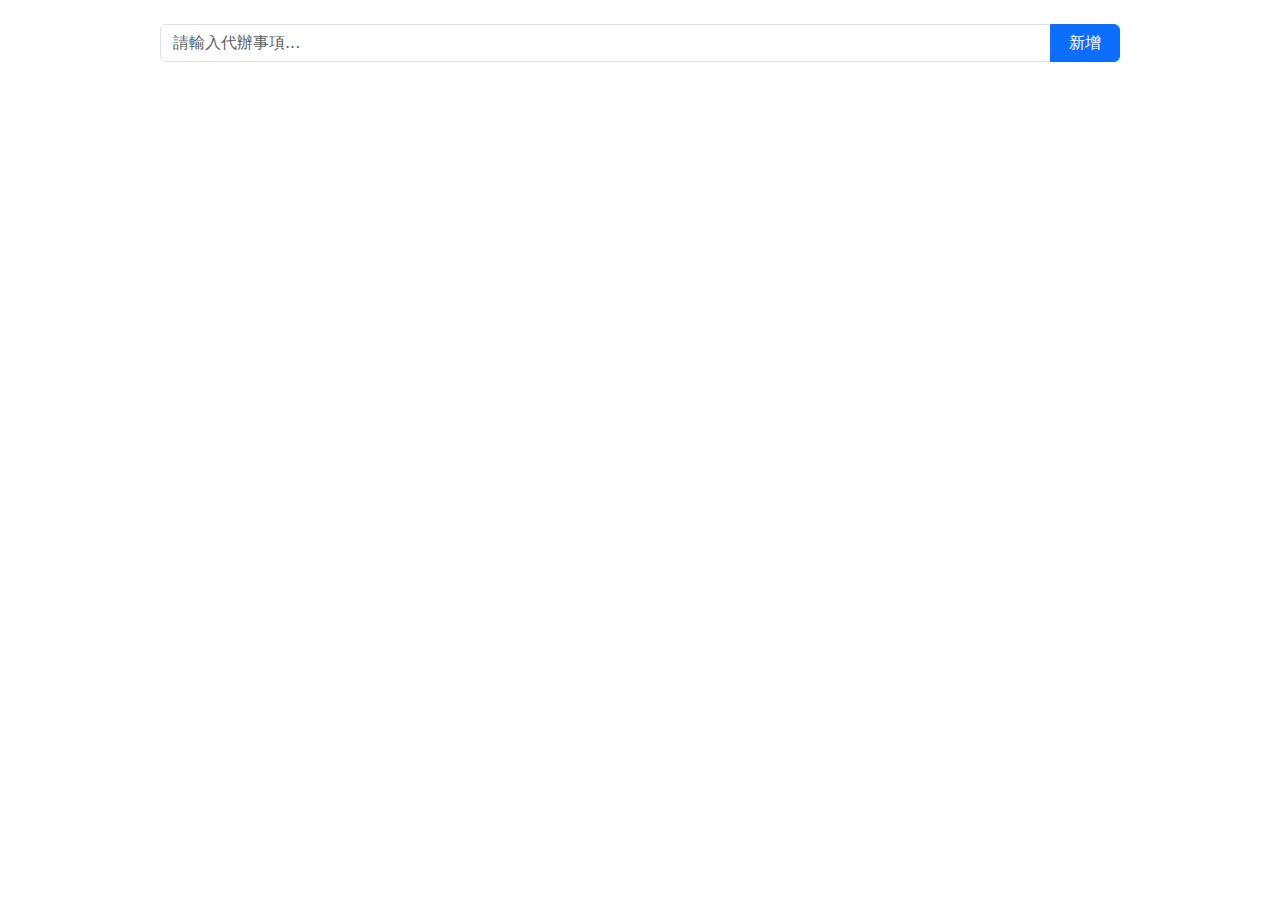
<file: Todo List_20240710/todo_list.html>
<!doctype html>
<html lang="en">

<head>
    <meta charset="utf-8">
    <meta name="viewport" content="width=device-width, initial-scale=1">
    <title>Todo List</title>
    <link href="https://cdn.jsdelivr.net/npm/bootstrap@5.3.3/dist/css/bootstrap.min.css" rel="stylesheet"
        integrity="sha384-QWTKZyjpPEjISv5WaRU9OFeRpok6YctnYmDr5pNlyT2bRjXh0JMhjY6hW+ALEwIH" crossorigin="anonymous">
    <link rel="stylesheet" href="style.css">
</head>

<body>

    <div class="input-group w-75 mt-4 mb-4 m-auto">
        <input id="todo-input" type="text" class="form-control" placeholder="請輸入代辦事項...">
        <button id="add-todo_btn" class="btn btn-primary" type="button">新增</button>
    </div>
    <div id="todo-list_container" class="w-75 m-auto">
        <!-- <div class="todo-box mb-3 d-flex justify-content-center align-items-center">
            <div class="todo-content d-flex gap-1">
                <div class="input-group m-auto">
                    <div class="input-group-text check-box"><input class="form-check-input" type="checkbox"
                            id="checkboxNoLabel" value=""></div>
                    <input id="todo-text" type="text" class="form-control" placeholder="">
                </div>
                <button id="save-todo_btn" type="button" class="btn btn-success">儲存</button>
                <button id="edit-todo_btn" type="button" class="btn btn-warning d-none">編輯</button>
                <button id="delete-todo_btn" type="button" class="btn btn-danger">刪除</button>
            </div>
        </div> -->
    </div>

    </div>

    <script src="https://cdn.jsdelivr.net/npm/bootstrap@5.3.3/dist/js/bootstrap.bundle.min.js"
        integrity="sha384-YvpcrYf0tY3lHB60NNkmXc5s9fDVZLESaAA55NDzOxhy9GkcIdslK1eN7N6jIeHz"
        crossorigin="anonymous"></script>
    <script src="main.js"></script>

</body>

</html>
</file>
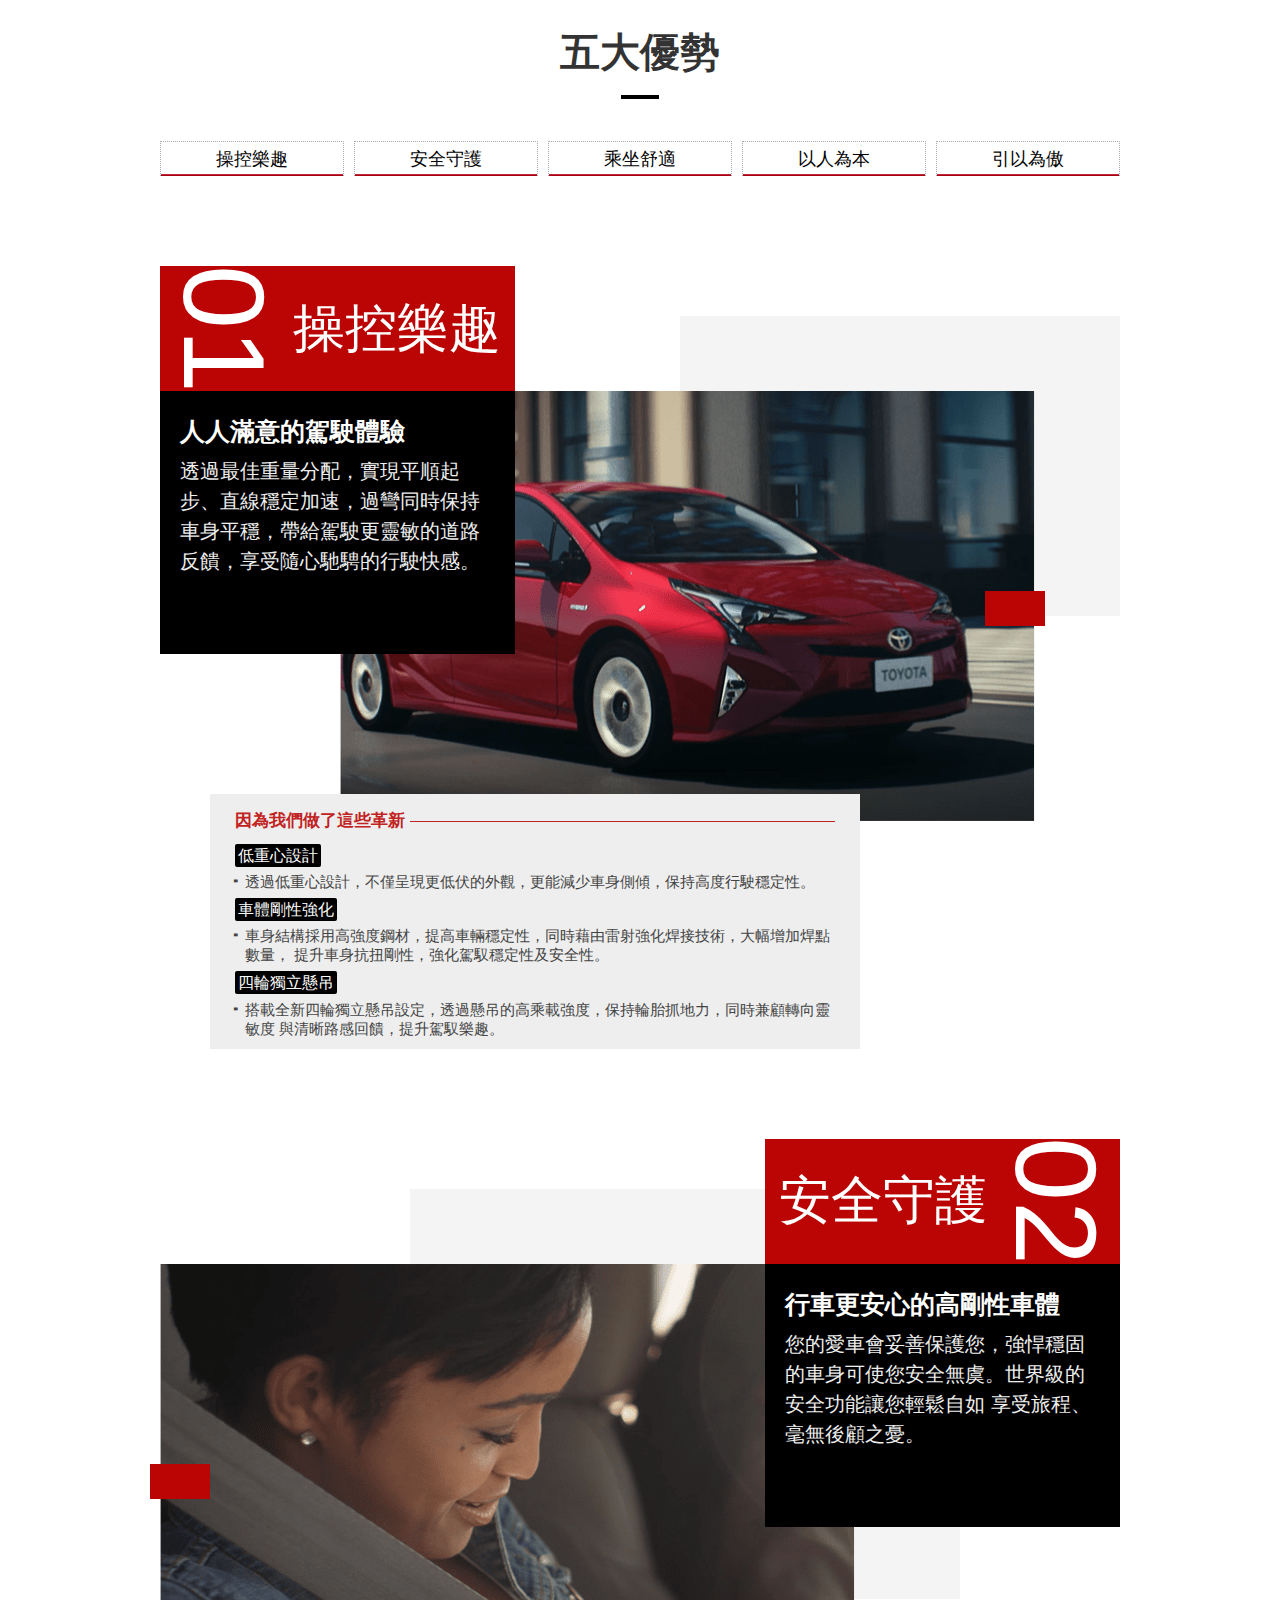
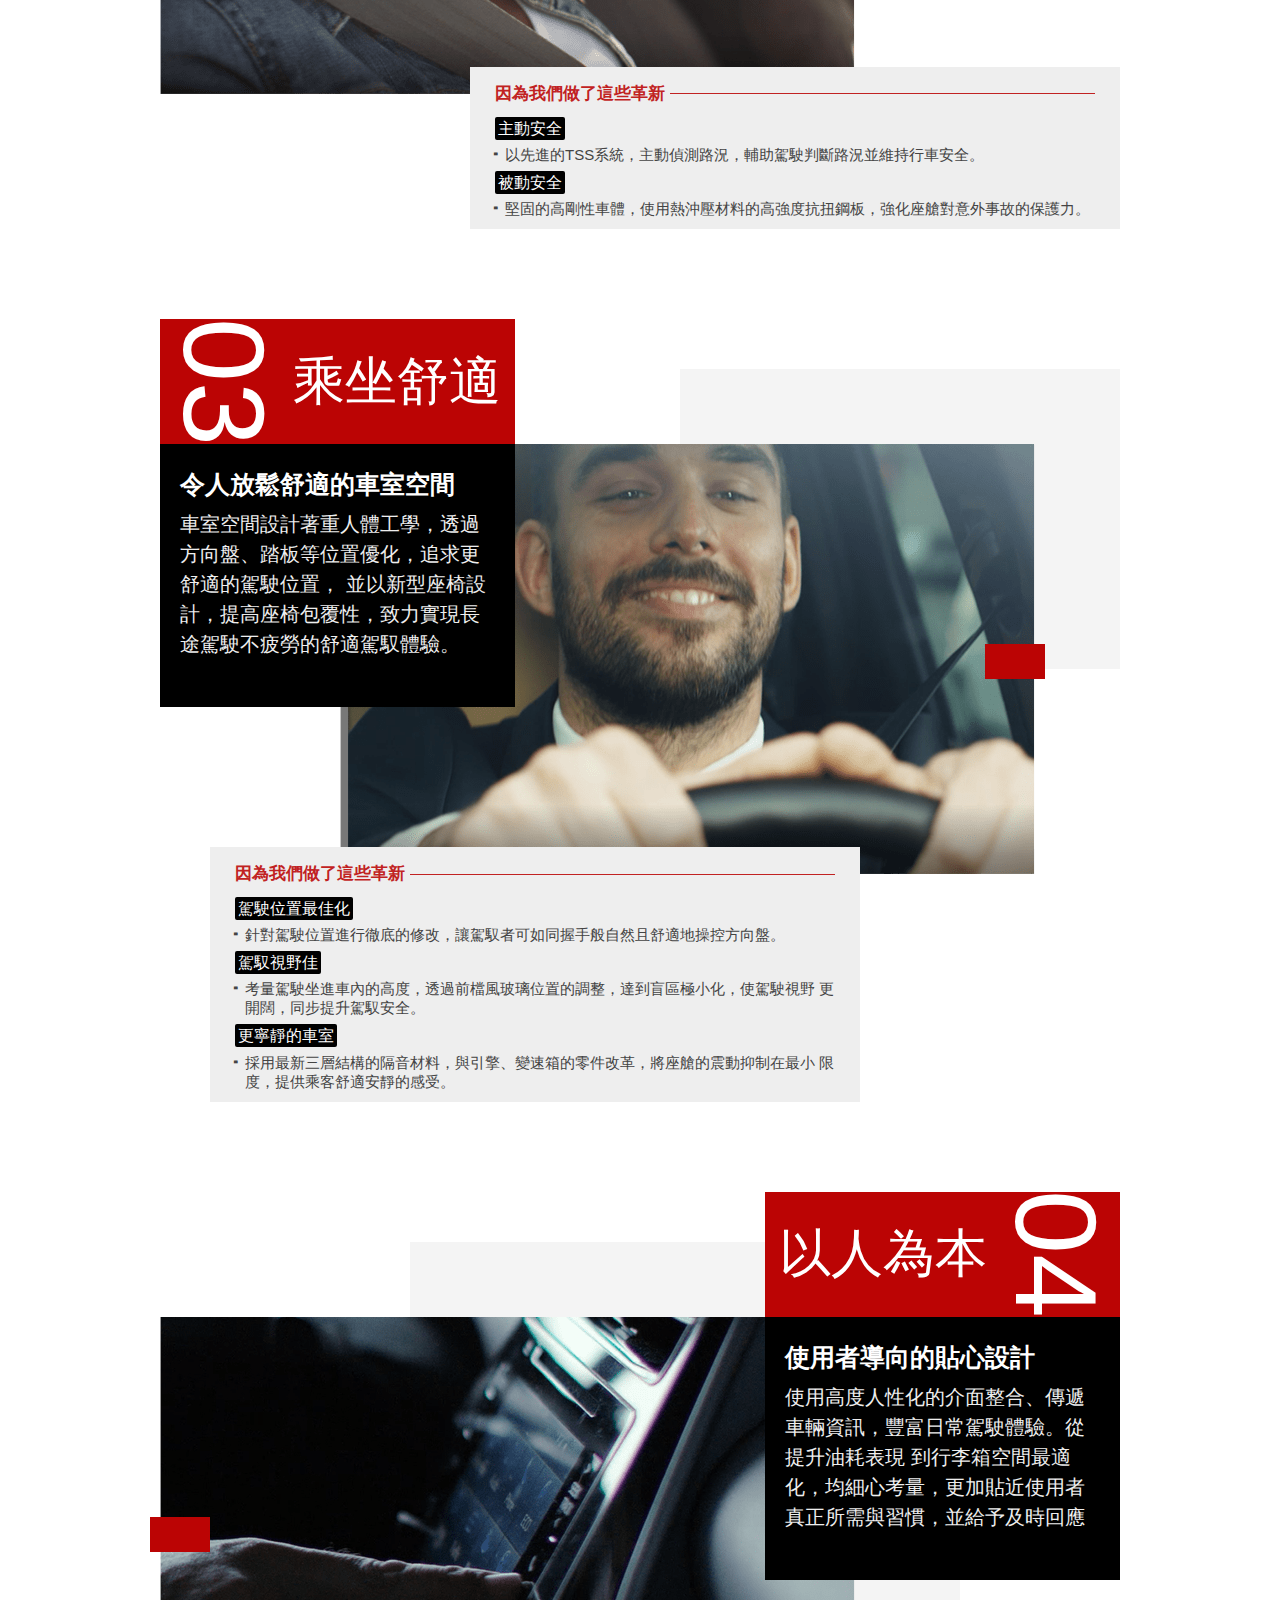
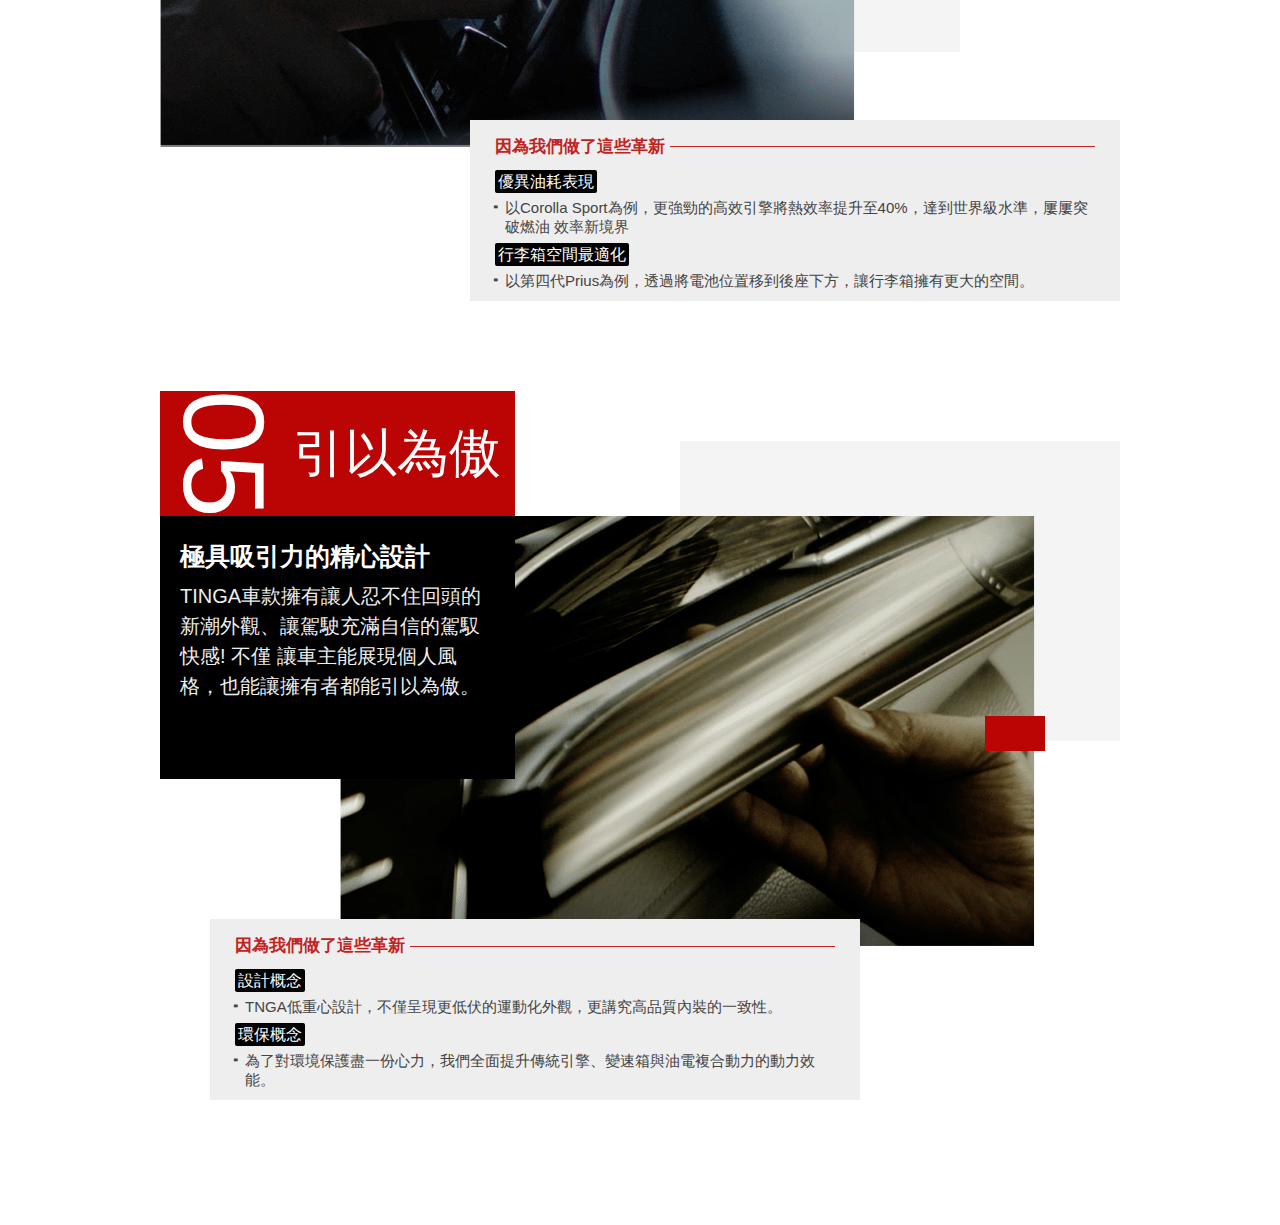
<file: Toyota切版_20240615/toyata.html>
<!DOCTYPE html>
<html lang="en">

<head>
    <meta charset="UTF-8">
    <meta name="viewport" content="width=device-width, initial-scale=1.0">
    <title>Toyota_TW</title>
    <link rel="stylesheet" href="styles.css">
</head>

<body>
    <section class="advantages">
        <div class="advantanges-header">
            <h1 class="advantage-header__title">五大優勢</h1>
            <div class="advantage-header__title__bottom-line"></div>
            <nav class="advantage-list">
                <a class="advantage-link" href="#driving-quality">操控樂趣<div class="advantage-link__hiding--hover-white">
                        操控樂趣</div></a>
                <a class="advantage-link" href="#security">安全守護<div class="advantage-link__hiding--hover-white">安全守護
                    </div></a>
                <a class="advantage-link" href="#comfort">乘坐舒適<div class="advantage-link__hiding--hover-white">乘坐舒適
                    </div></a>
                <a class="advantage-link" href="#user-friendliness">以人為本<div
                        class="advantage-link__hiding--hover-white">以人為本</div></a>
                <a class="advantage-link" href="#pride-of-ownership">引以為傲<div
                        class="advantage-link__hiding--hover-white">引以為傲</div></a>
            </nav>
        </div>
        <div class="advantages-main-content">
            <div class="advantages-content-wrapper" id="driving-quality">
                <div class="advantage-descriptions">
                    <div class="advantage-description-headerbox">
                        <div class="advantage-description-headerbox__title">
                            <span class="headerbox-num-tag">01</span>操控樂趣
                        </div>
                        <div class="advantage-description-headerbox__description">
                            <h2>人人滿意的駕駛體驗</h2>
                            <p>透過最佳重量分配，實現平順起步、直線穩定加速，過彎同時保持車身平穩，帶給駕駛更靈敏的道路反饋，享受隨心馳騁的行駛快感。</p>
                        </div>
                    </div>
                    <div class="advantage-description-detail">
                        <div class="description-head-and-hr">
                            <h3>因為我們做了這些革新</h3>
                            <hr class="custom-horizontal-line">
                        </div>
                        <ul class="detailed-feature-content">
                            <h4 class="detailed-feature-title">低重心設計</h4>
                            <li>透過低重心設計，不僅呈現更低伏的外觀，更能減少車身側傾，保持高度行駛穩定性。</li>
                            <h4 class="detailed-feature-title">車體剛性強化</h4>
                            <li>車身結構採用高強度鋼材，提高車輛穩定性，同時藉由雷射強化焊接技術，大幅增加焊點數量，
                                提升車身抗扭剛性，強化駕馭穩定性及安全性。</li>
                            <h4 class="detailed-feature-title">四輪獨立懸吊</h4>
                            <li>搭載全新四輪獨立懸吊設定，透過懸吊的高乘載強度，保持輪胎抓地力，同時兼顧轉向靈敏度
                                與清晰路感回饋，提升駕馭樂趣。
                            </li>
                        </ul>
                    </div>
                </div>
                <div class="advantage-video">
                    <a class="advantage-driving-quality-video" href="https://www.youtube.com/embed/WH9kmoDw0fI?start=46"
                        target="_blank">
                        <img src="toyota_imgs/advantage1_driving-quality.png"
                            alt="toyota_advantage_driving-quality_video">

                        <div class="play-button">
                            <div class="play-botton-arrow"></div>
                        </div>
                        <div class="play-botton-arrow"></div>
                    </a>
                </div>
                <div class="decoration-grey-box"></div>
            </div>
            <div class="advantages-content-wrapper" id="security">
                <div class="advantage-descriptions">
                    <div class="advantage-description-headerbox">
                        <div class="advantage-description-headerbox__title">
                            <span class="headerbox-num-tag">02</span>安全守護
                        </div>
                        <div class="advantage-description-headerbox__description">
                            <h2>行車更安心的高剛性車體</h2>
                            <p>您的愛車會妥善保護您，強悍穩固的車身可使您安全無虞。世界級的安全功能讓您輕鬆自如
                                享受旅程、毫無後顧之憂。</p>
                        </div>
                    </div>
                    <div class="advantage-description-detail">
                        <div class="description-head-and-hr">
                            <h3>因為我們做了這些革新</h3>
                            <hr class="custom-horizontal-line">
                        </div>
                        <ul class="detailed-feature-content">
                            <h4 class="detailed-feature-title">主動安全</h4>
                            <li>以先進的TSS系統，主動偵測路況，輔助駕駛判斷路況並維持行車安全。</li>
                            <h4 class="detailed-feature-title">被動安全</h4>
                            <li>堅固的高剛性車體，使用熱沖壓材料的高強度抗扭鋼板，強化座艙對意外事故的保護力。</li>
                        </ul>
                    </div>
                </div>
                <div class="advantage-video">
                    <a class="advantage_security_video" href="https://www.youtube.com/embed/A9-cReYqtnM?start=46"
                        target="_blank">
                        <img src="toyota_imgs/advantage2_security.png" alt="toyota_advantage_security_video">

                        <div class="play-button">
                            <div class="play-botton-arrow"></div>
                        </div>
                        <div class="play-botton-arrow"></div>
                    </a>
                </div>
                <div class="decoration-grey-box"></div>
            </div>
            <div class="advantages-content-wrapper" id="comfort">
                <div class="advantage-descriptions">
                    <div class="advantage-description-headerbox">
                        <div class="advantage-description-headerbox__title">
                            <span class="headerbox-num-tag">03</span>乘坐舒適
                        </div>
                        <div class="advantage-description-headerbox__description">
                            <h2>令人放鬆舒適的車室空間</h2>
                            <p>車室空間設計著重人體工學，透過方向盤、踏板等位置優化，追求更舒適的駕駛位置，
                                並以新型座椅設計，提高座椅包覆性，致力實現長途駕駛不疲勞的舒適駕馭體驗。
                            </p>
                        </div>
                    </div>
                    <div class="advantage-description-detail">
                        <div class="description-head-and-hr">
                            <h3>因為我們做了這些革新</h3>
                            <hr class="custom-horizontal-line">
                        </div>
                        <ul class="detailed-feature-content">
                            <h4 class="detailed-feature-title">駕駛位置最佳化</h4>
                            <li>針對駕駛位置進行徹底的修改，讓駕馭者可如同握手般自然且舒適地操控方向盤。</li>
                            <h4 class="detailed-feature-title">駕馭視野佳</h4>
                            <li>考量駕駛坐進車內的高度，透過前檔風玻璃位置的調整，達到盲區極小化，使駕駛視野
                                更開闊，同步提升駕馭安全。
                            </li>
                            <h4 class="detailed-feature-title">更寧靜的車室</h4>
                            <li>採用最新三層結構的隔音材料，與引擎、變速箱的零件改革，將座艙的震動抑制在最小
                                限度，提供乘客舒適安靜的感受。
                            </li>
                        </ul>
                    </div>
                </div>
                <div class="advantage-video">
                    <a class="advantage-comfort-video" href="https://www.youtube.com/embed/SMNtG6-gS2M?start=52"
                        target="_blank">
                        <img src="toyota_imgs/advantage3_comfort.png" alt="toyota_advantage_comfort_video">

                        <div class="play-button">
                            <div class="play-botton-arrow"></div>
                        </div>
                        <div class="play-botton-arrow"></div>
                    </a>
                </div>
                <div class="decoration-grey-box"></div>
            </div>
            <div class="advantages-content-wrapper" id="user-friendliness">
                <div class="advantage-descriptions">
                    <div class="advantage-description-headerbox">
                        <div class="advantage-description-headerbox__title">
                            <span class="headerbox-num-tag">04</span>以人為本
                        </div>
                        <div class="advantage-description-headerbox__description">
                            <h2>使用者導向的貼心設計</h2>
                            <p>使用高度人性化的介面整合、傳遞車輛資訊，豐富日常駕駛體驗。從提升油耗表現
                                到行李箱空間最適化，均細心考量，更加貼近使用者真正所需與習慣，並給予及時回應
                            </p>
                        </div>
                    </div>
                    <div class="advantage-description-detail">
                        <div class="description-head-and-hr">
                            <h3>因為我們做了這些革新</h3>
                            <hr class="custom-horizontal-line">
                        </div>
                        <ul class="detailed-feature-content">
                            <h4 class="detailed-feature-title">優異油耗表現</h4>
                            <li>以Corolla Sport為例，更強勁的高效引擎將熱效率提升至40%，達到世界級水準，屢屢突破燃油
                                效率新境界
                            </li>
                            <h4 class="detailed-feature-title">行李箱空間最適化</h4>
                            <li>以第四代Prius為例，透過將電池位置移到後座下方，讓行李箱擁有更大的空間。
                            </li>
                        </ul>
                    </div>
                </div>
                <div class="advantage-video">
                    <a class="advantage-user-friendliness-video"
                        href="https://www.youtube.com/embed/MniLwJEoNgg?start=47" target="_blank">
                        <img src="toyota_imgs/advantage4_user-friendliness.png"
                            alt="toyota_advantage_user-friendliness_video">

                        <div class="play-button">
                            <div class="play-botton-arrow"></div>
                        </div>
                        <div class="play-botton-arrow"></div>
                    </a>
                </div>
                <div class="decoration-grey-box"></div>
            </div>
            <div class="advantages-content-wrapper" id="pride-of-ownership">
                <div class="advantage-descriptions">
                    <div class="advantage-description-headerbox">
                        <div class="advantage-description-headerbox__title">
                            <span class="headerbox-num-tag">05</span>引以為傲
                        </div>
                        <div class="advantage-description-headerbox__description">
                            <h2>極具吸引力的精心設計</h2>
                            <p>TINGA車款擁有讓人忍不住回頭的新潮外觀、讓駕駛充滿自信的駕馭快感! 不僅
                                讓車主能展現個人風格，也能讓擁有者都能引以為傲。
                            </p>
                        </div>
                    </div>
                    <div class="advantage-description-detail">
                        <div class="description-head-and-hr">
                            <h3>因為我們做了這些革新</h3>
                            <hr class="custom-horizontal-line">
                        </div>
                        <ul class="detailed-feature-content">
                            <h4 class="detailed-feature-title">設計概念</h4>
                            <li>TNGA低重心設計，不僅呈現更低伏的運動化外觀，更講究高品質內裝的一致性。
                            </li>
                            <h4 class="detailed-feature-title">環保概念</h4>
                            <li>為了對環境保護盡一份心力，我們全面提升傳統引擎、變速箱與油電複合動力的動力效能。
                            </li>
                        </ul>
                    </div>
                </div>
                <div class="advantage-video">
                    <a class="advantage-pride-of-ownership-video"
                        href="https://www.youtube.com/embed/eqFHWdDMXc0?start=46%22" target="_blank">
                        <img src="toyota_imgs/advantage5_pride-of-ownership.png"
                            alt="toyota_advantage_pride-of-ownership_video">

                        <div class="play-button">
                            <div class="play-botton-arrow"></div>
                        </div>
                        <div class="play-botton-arrow"></div>
                    </a>
                </div>
                <div class="decoration-grey-box"></div>
            </div>
        </div>

    </section>


</body>

</html>
</file>
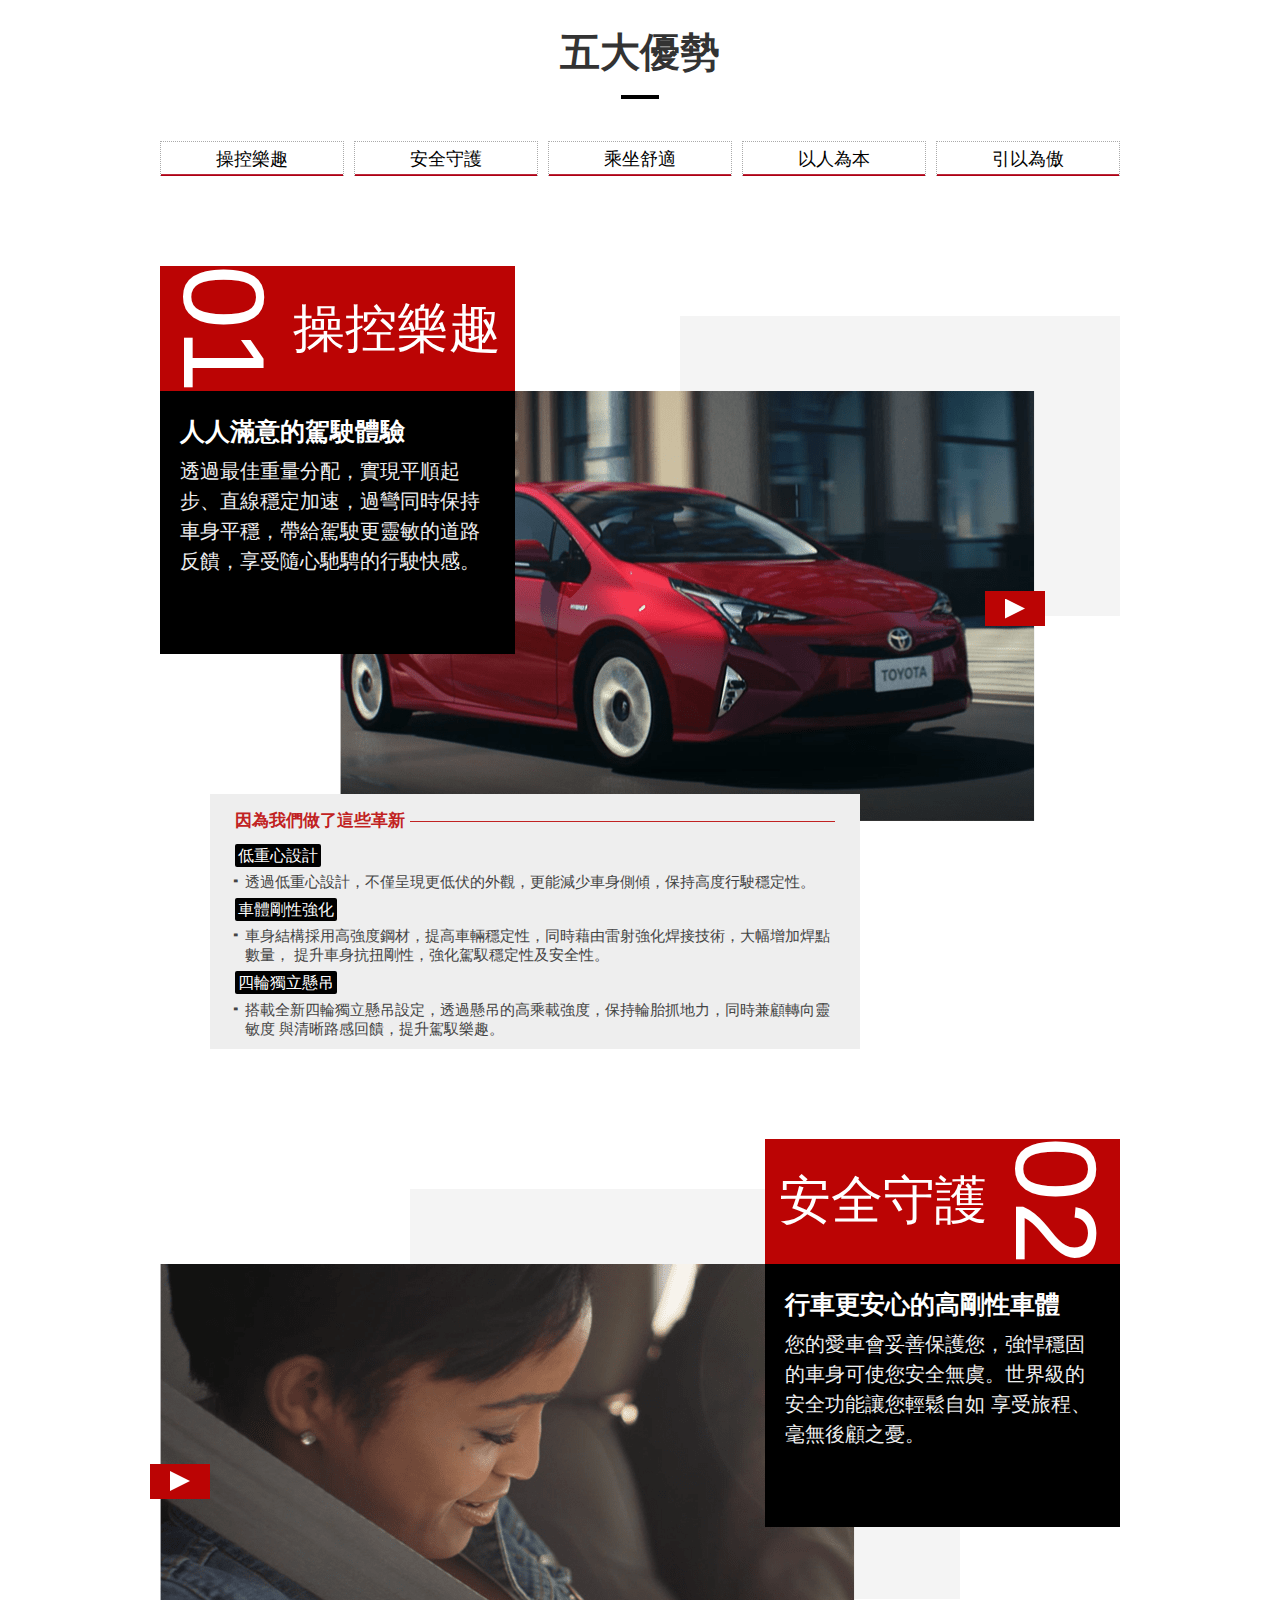
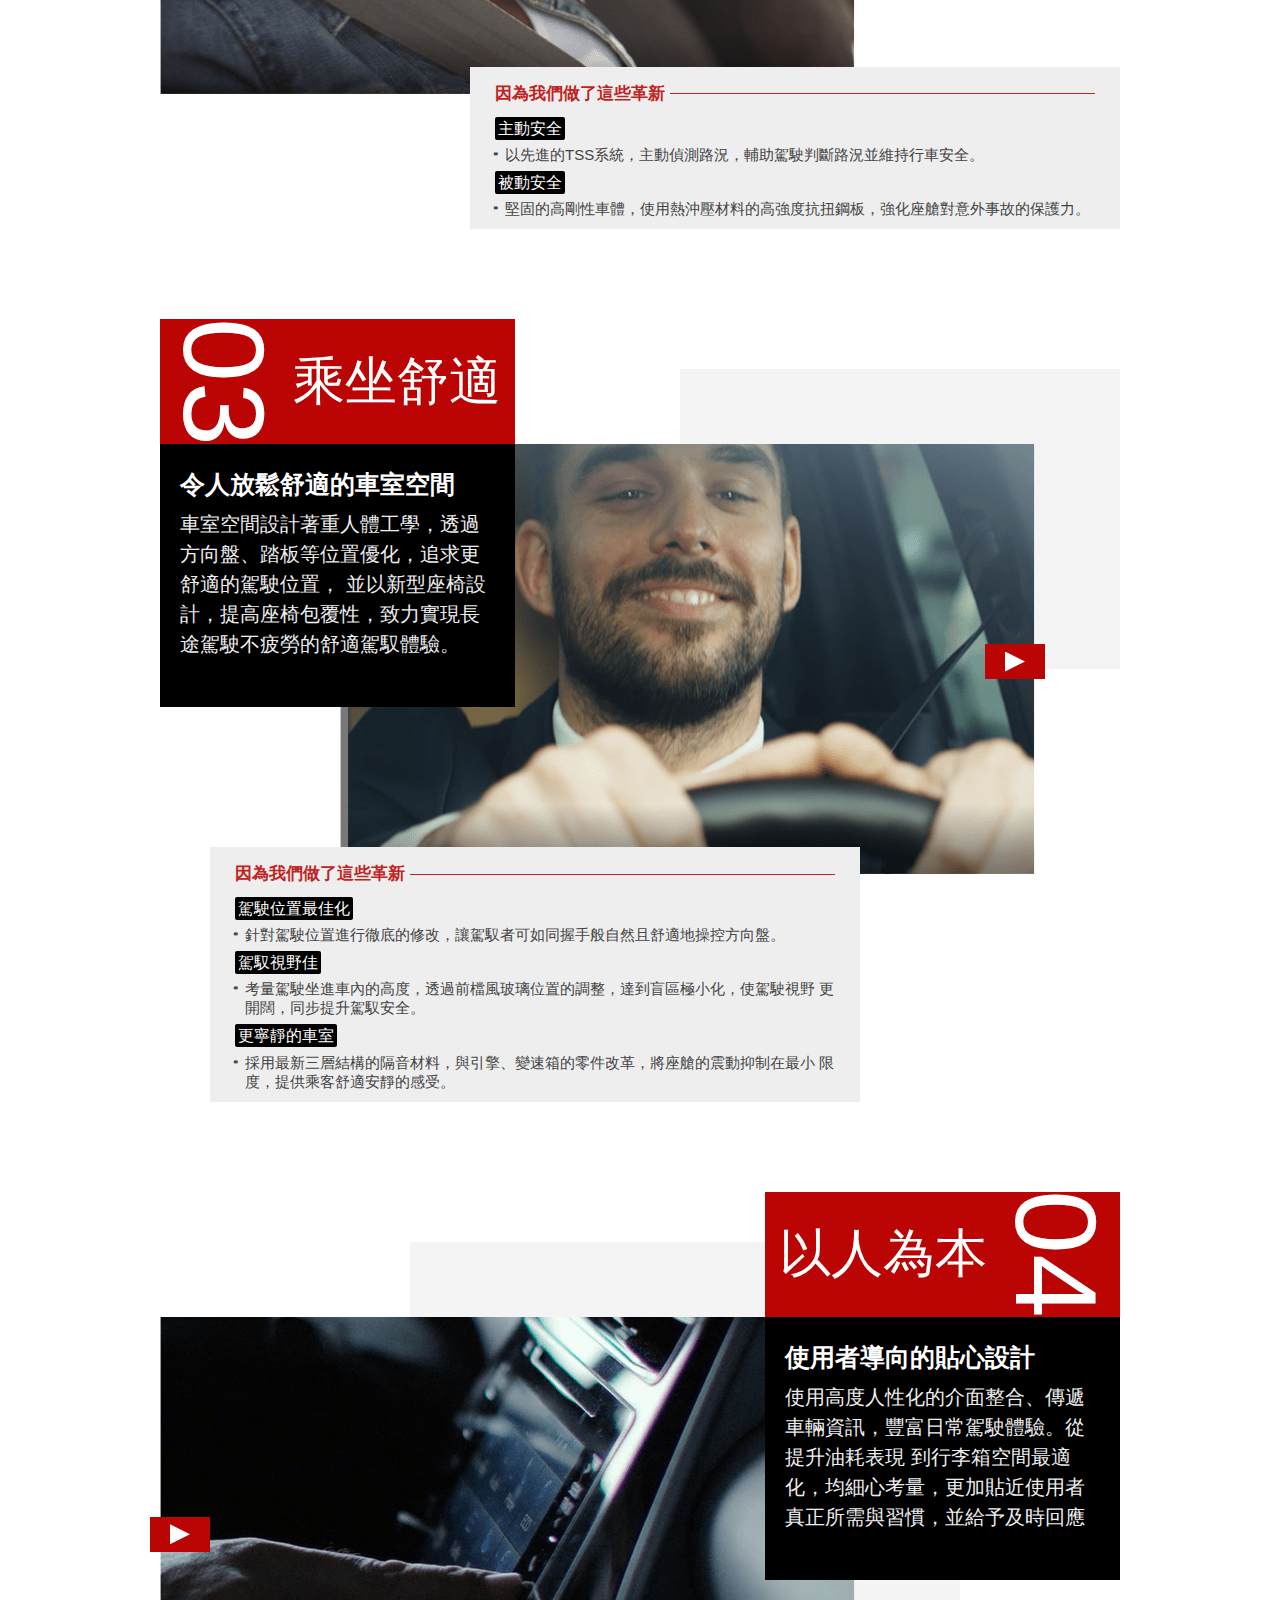
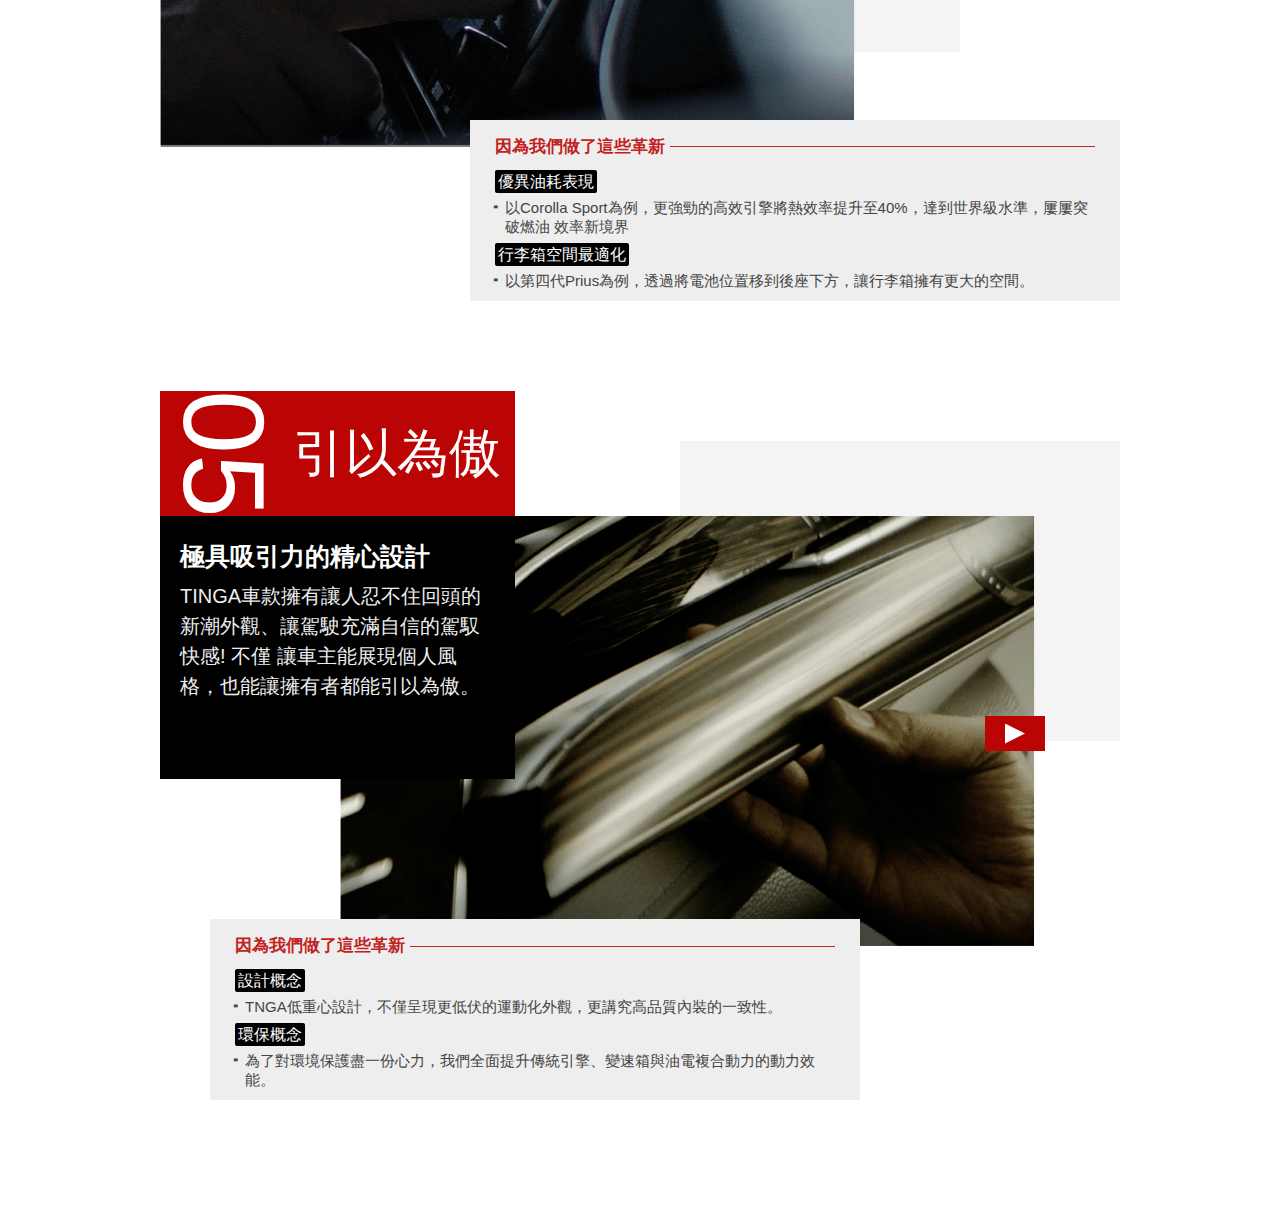
<file: Toyota切版_20240615/toyota.html>
<!DOCTYPE html>
<html lang="en">

<head>
    <meta charset="UTF-8">
    <meta name="viewport" content="width=device-width, initial-scale=1.0">
    <title>Toyota_TW</title>
    <link rel="stylesheet" href="styles.css">
</head>

<body>
    <section class="advantages">
        <div class="advantanges-header">
            <h1 class="advantage-header__title">五大優勢</h1>
            <div class="advantage-header__title__bottom-line"></div>
            <nav class="advantage-list">
                <a class="advantage-link" href="#driving-quality">操控樂趣<div class="advantage-link__hiding--hover-white">
                        操控樂趣</div></a>
                <a class="advantage-link" href="#security">安全守護<div class="advantage-link__hiding--hover-white">安全守護
                    </div></a>
                <a class="advantage-link" href="#comfort">乘坐舒適<div class="advantage-link__hiding--hover-white">乘坐舒適
                    </div></a>
                <a class="advantage-link" href="#user-friendliness">以人為本<div
                        class="advantage-link__hiding--hover-white">以人為本</div></a>
                <a class="advantage-link" href="#pride-of-ownership">引以為傲<div
                        class="advantage-link__hiding--hover-white">引以為傲</div></a>
            </nav>
        </div>
        <div class="advantages-main-content">
            <div class="advantages-content-wrapper" id="driving-quality">
                <div class="advantage-descriptions">
                    <div class="advantage-description-headerbox">
                        <div class="advantage-description-headerbox__title">
                            <span class="headerbox-num-tag">01</span>操控樂趣
                        </div>
                        <div class="advantage-description-headerbox__description">
                            <h2>人人滿意的駕駛體驗</h2>
                            <p>透過最佳重量分配，實現平順起步、直線穩定加速，過彎同時保持車身平穩，帶給駕駛更靈敏的道路反饋，享受隨心馳騁的行駛快感。</p>
                        </div>
                    </div>
                    <div class="advantage-description-detail">
                        <div class="description-head-and-hr">
                            <h3>因為我們做了這些革新</h3>
                            <hr class="custom-horizontal-line">
                        </div>
                        <ul class="detailed-feature-content">
                            <h4 class="detailed-feature-title">低重心設計</h4>
                            <li>透過低重心設計，不僅呈現更低伏的外觀，更能減少車身側傾，保持高度行駛穩定性。</li>
                            <h4 class="detailed-feature-title">車體剛性強化</h4>
                            <li>車身結構採用高強度鋼材，提高車輛穩定性，同時藉由雷射強化焊接技術，大幅增加焊點數量，
                                提升車身抗扭剛性，強化駕馭穩定性及安全性。</li>
                            <h4 class="detailed-feature-title">四輪獨立懸吊</h4>
                            <li>搭載全新四輪獨立懸吊設定，透過懸吊的高乘載強度，保持輪胎抓地力，同時兼顧轉向靈敏度
                                與清晰路感回饋，提升駕馭樂趣。
                            </li>
                        </ul>
                    </div>
                </div>
                <div class="advantage-video">
                    <a class="advantage-driving-quality-video" href="https://www.youtube.com/embed/WH9kmoDw0fI?start=46"
                        target="_blank">
                        <img src="toyota_imgs/advantage1_driving-quality.png"
                            alt="toyota_advantage_driving-quality_video">

                        <div class="play-button">
                            <div class="play-button-inner-triangle"></div>
                        </div>
                    </a>
                </div>
                <div class="decoration-grey-box"></div>
            </div>
            <div class="advantages-content-wrapper" id="security">
                <div class="advantage-descriptions">
                    <div class="advantage-description-headerbox">
                        <div class="advantage-description-headerbox__title">
                            <span class="headerbox-num-tag">02</span>安全守護
                        </div>
                        <div class="advantage-description-headerbox__description">
                            <h2>行車更安心的高剛性車體</h2>
                            <p>您的愛車會妥善保護您，強悍穩固的車身可使您安全無虞。世界級的安全功能讓您輕鬆自如
                                享受旅程、毫無後顧之憂。</p>
                        </div>
                    </div>
                    <div class="advantage-description-detail">
                        <div class="description-head-and-hr">
                            <h3>因為我們做了這些革新</h3>
                            <hr class="custom-horizontal-line">
                        </div>
                        <ul class="detailed-feature-content">
                            <h4 class="detailed-feature-title">主動安全</h4>
                            <li>以先進的TSS系統，主動偵測路況，輔助駕駛判斷路況並維持行車安全。</li>
                            <h4 class="detailed-feature-title">被動安全</h4>
                            <li>堅固的高剛性車體，使用熱沖壓材料的高強度抗扭鋼板，強化座艙對意外事故的保護力。</li>
                        </ul>
                    </div>
                </div>
                <div class="advantage-video">
                    <a class="advantage_security_video" href="https://www.youtube.com/embed/A9-cReYqtnM?start=46"
                        target="_blank">
                        <img src="toyota_imgs/advantage2_security.png" alt="toyota_advantage_security_video">

                        <div class="play-button">
                            <div class="play-button-inner-triangle"></div>
                        </div>
                    </a>
                </div>
                <div class="decoration-grey-box"></div>
            </div>
            <div class="advantages-content-wrapper" id="comfort">
                <div class="advantage-descriptions">
                    <div class="advantage-description-headerbox">
                        <div class="advantage-description-headerbox__title">
                            <span class="headerbox-num-tag">03</span>乘坐舒適
                        </div>
                        <div class="advantage-description-headerbox__description">
                            <h2>令人放鬆舒適的車室空間</h2>
                            <p>車室空間設計著重人體工學，透過方向盤、踏板等位置優化，追求更舒適的駕駛位置，
                                並以新型座椅設計，提高座椅包覆性，致力實現長途駕駛不疲勞的舒適駕馭體驗。
                            </p>
                        </div>
                    </div>
                    <div class="advantage-description-detail">
                        <div class="description-head-and-hr">
                            <h3>因為我們做了這些革新</h3>
                            <hr class="custom-horizontal-line">
                        </div>
                        <ul class="detailed-feature-content">
                            <h4 class="detailed-feature-title">駕駛位置最佳化</h4>
                            <li>針對駕駛位置進行徹底的修改，讓駕馭者可如同握手般自然且舒適地操控方向盤。</li>
                            <h4 class="detailed-feature-title">駕馭視野佳</h4>
                            <li>考量駕駛坐進車內的高度，透過前檔風玻璃位置的調整，達到盲區極小化，使駕駛視野
                                更開闊，同步提升駕馭安全。
                            </li>
                            <h4 class="detailed-feature-title">更寧靜的車室</h4>
                            <li>採用最新三層結構的隔音材料，與引擎、變速箱的零件改革，將座艙的震動抑制在最小
                                限度，提供乘客舒適安靜的感受。
                            </li>
                        </ul>
                    </div>
                </div>
                <div class="advantage-video">
                    <a class="advantage-comfort-video" href="https://www.youtube.com/embed/SMNtG6-gS2M?start=46"
                        target="_blank">
                        <img src="toyota_imgs/advantage3_comfort.png" alt="toyota_advantage_comfort_video">

                        <div class="play-button">
                            <div class="play-button-inner-triangle"></div>
                        </div>
                    </a>
                </div>
                <div class="decoration-grey-box"></div>
            </div>
            <div class="advantages-content-wrapper" id="user-friendliness">
                <div class="advantage-descriptions">
                    <div class="advantage-description-headerbox">
                        <div class="advantage-description-headerbox__title">
                            <span class="headerbox-num-tag">04</span>以人為本
                        </div>
                        <div class="advantage-description-headerbox__description">
                            <h2>使用者導向的貼心設計</h2>
                            <p>使用高度人性化的介面整合、傳遞車輛資訊，豐富日常駕駛體驗。從提升油耗表現
                                到行李箱空間最適化，均細心考量，更加貼近使用者真正所需與習慣，並給予及時回應
                            </p>
                        </div>
                    </div>
                    <div class="advantage-description-detail">
                        <div class="description-head-and-hr">
                            <h3>因為我們做了這些革新</h3>
                            <hr class="custom-horizontal-line">
                        </div>
                        <ul class="detailed-feature-content">
                            <h4 class="detailed-feature-title">優異油耗表現</h4>
                            <li>以Corolla Sport為例，更強勁的高效引擎將熱效率提升至40%，達到世界級水準，屢屢突破燃油
                                效率新境界
                            </li>
                            <h4 class="detailed-feature-title">行李箱空間最適化</h4>
                            <li>以第四代Prius為例，透過將電池位置移到後座下方，讓行李箱擁有更大的空間。
                            </li>
                        </ul>
                    </div>
                </div>
                <div class="advantage-video">
                    <a class="advantage-user-friendliness-video"
                        href="https://www.youtube.com/embed/MniLwJEoNgg?start=46" target="_blank">
                        <img src="toyota_imgs/advantage4_user-friendliness.png"
                            alt="toyota_advantage_user-friendliness_video">

                        <div class="play-button">
                            <div class="play-button-inner-triangle"></div>
                        </div>
                    </a>
                </div>
                <div class="decoration-grey-box"></div>
            </div>
            <div class="advantages-content-wrapper" id="pride-of-ownership">
                <div class="advantage-descriptions">
                    <div class="advantage-description-headerbox">
                        <div class="advantage-description-headerbox__title">
                            <span class="headerbox-num-tag">05</span>引以為傲
                        </div>
                        <div class="advantage-description-headerbox__description">
                            <h2>極具吸引力的精心設計</h2>
                            <p>TINGA車款擁有讓人忍不住回頭的新潮外觀、讓駕駛充滿自信的駕馭快感! 不僅
                                讓車主能展現個人風格，也能讓擁有者都能引以為傲。
                            </p>
                        </div>
                    </div>
                    <div class="advantage-description-detail">
                        <div class="description-head-and-hr">
                            <h3>因為我們做了這些革新</h3>
                            <hr class="custom-horizontal-line">
                        </div>
                        <ul class="detailed-feature-content">
                            <h4 class="detailed-feature-title">設計概念</h4>
                            <li>TNGA低重心設計，不僅呈現更低伏的運動化外觀，更講究高品質內裝的一致性。
                            </li>
                            <h4 class="detailed-feature-title">環保概念</h4>
                            <li>為了對環境保護盡一份心力，我們全面提升傳統引擎、變速箱與油電複合動力的動力效能。
                            </li>
                        </ul>
                    </div>
                </div>
                <div class="advantage-video">
                    <a class="advantage-pride-of-ownership-video"
                        href="https://www.youtube.com/embed/eqFHWdDMXc0?start=46" target="_blank">
                        <img src="toyota_imgs/advantage5_pride-of-ownership.png"
                            alt="toyota_advantage_pride-of-ownership_video">

                        <div class="play-button">
                            <div class="play-button-inner-triangle"></div>
                        </div>
                    </a>
                </div>
                <div class="decoration-grey-box"></div>
            </div>
        </div>

    </section>


</body>

</html>
</file>
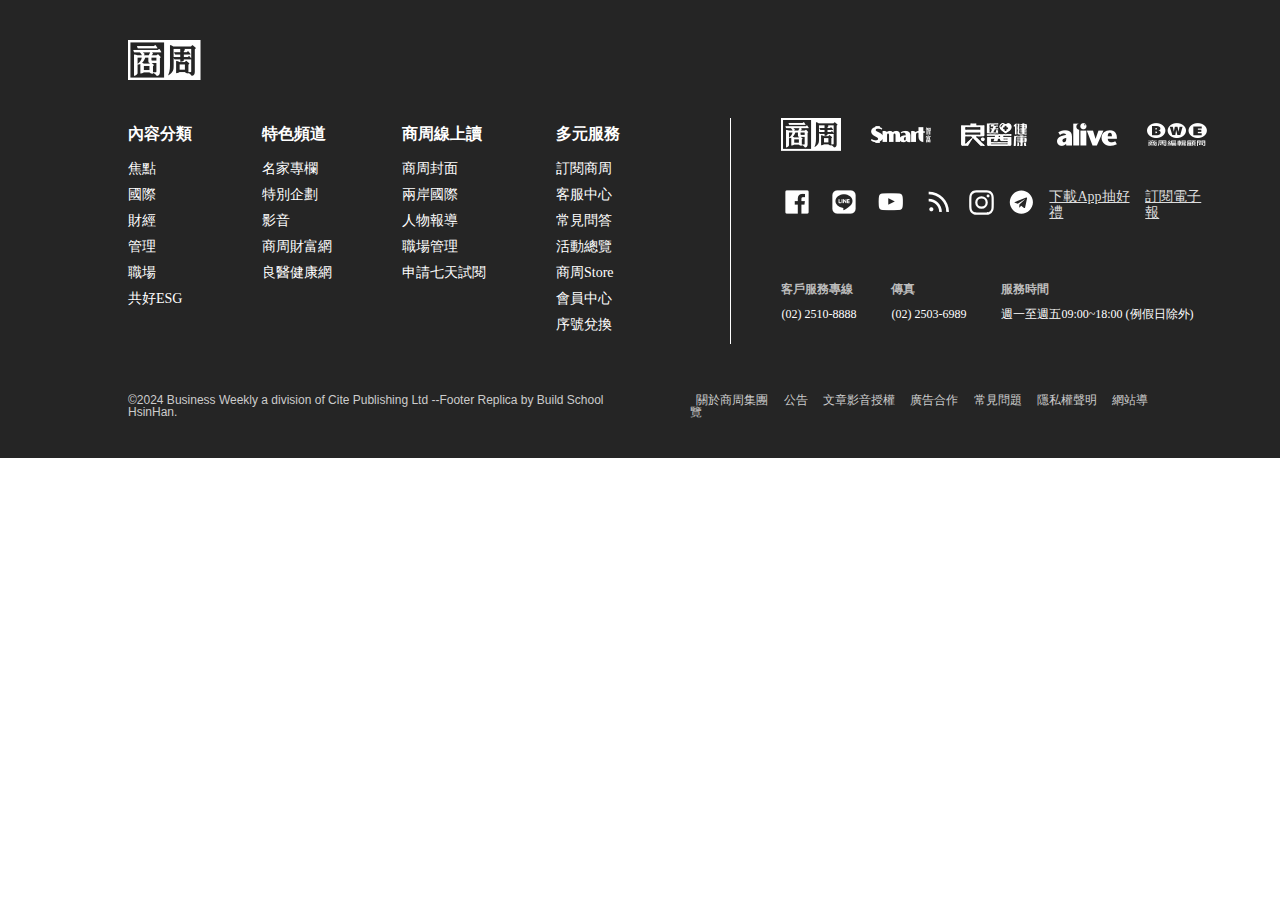
<file: 商周footer復刻_20240601/商周footer.html>
<!DOCTYPE html>
<html lang="en">

<head>
    <meta charset="UTF-8">
    <meta name="viewport" content="width=device-width, initial-scale=1.0">
    <title>Document</title>
    <link rel="stylesheet" href="reset.css">
    <style>
        footer {
            background-color: #252525;
            padding: 40px 10%;
        }

        #main-footer-logo {
            margin-bottom: 20px;
        }


        .footer-head, .footer-main, .footer-bottom {
            max-width: 1200px;
            margin: auto;
        }

        .footer-main {
            display: flex;
            margin: 15px auto 50px;
        }

        .footer-main-left {
            display: flex;
            column-gap: 70px;
            color: #fff;
            font-size: 14px;
            padding-right: 10%;
            border-right: 0.5px solid #fff;
            min-width: 500px;
        }

        .footer-main li {
            margin-bottom: 12px;
        }

        .footer-main li a {
            color: #fff;
            text-decoration: none;
        }

        .footer-topic {
            font-size: 16px;
            font-weight: 800;
            line-height: 2em;
        }


        .footer-main-right {
            padding-left: 50px;
        }

        .partners,
        .social-medias {
            display: flex;
            align-items: center;
        }

        .partners {
            column-gap: 30px;
        }

        .social-medias {
            margin-top: 20px;
            column-gap: 15px;
            margin-bottom: 50px;
            position: relative;
        }

        .social-medias li:nth-child(n+5):nth-child(-n+6) img {
            width: 25px;
            height: 25px;
        }

        .social-medias li:nth-child(n+7):nth-child(-n+8) a {
            text-decoration: underline;
            font-size: 14px;
            color: #ddd;
            padding-right: 10px;
        }


        .contact {
            display: flex;
            color: #fff;
            font-size: 12px;
            column-gap: 30px;
        }

        address {
            display: inline-block;

        }

        .contact-type {
            display: block;
            width: 80px;
            height: 25px;
            color: #bbb;
            font-weight: 600;
        }

        .footer-bottom {
            font-size: 12px;
            font-family: sans-serif;
            display: flex;
            align-items: baseline;
        }

        .footer-bottom a {
            color: #ccc;
            text-decoration: none;
            margin: 0 .5em;

        }

        .footer-bottom a:hover {
            color: #aaa;
        }

        .copyright {
            color: #ccc;
            padding-right: 50px;
        }
    </style>
</head>

<body>
</body>
<footer>  
    <section class="footer-head">
        <img id="main-footer-logo" src="footer_imgs/商周logo.png" alt="商周logo"> 
    </section>
    <section class="footer-main">       
        <section class="footer-main-left">
            <div>
                <ul>
                    <li class="footer-topic">內容分類</li>
                    <li><a href="https://www.businessweekly.com.tw/channel/focus/0000000312">焦點</a></li>
                    <li><a href="https://www.businessweekly.com.tw/channel/international/0000000316">國際</a></li>
                    <li><a href="https://www.businessweekly.com.tw/channel/business/0000000319">財經</a></li>
                    <li><a href="https://www.businessweekly.com.tw/channel/management/0000000326">管理</a></li>
                    <li><a href="https://www.businessweekly.com.tw/channel/careers/0000000331">職場</a></li>
                    <li><a href="https://www.businessweekly.com.tw/channel/style/0000000337">共好ESG</a></li>
                </ul>
            </div>
            <div>
                <ul>
                    <li class="footer-topic">特色頻道</li>
                    <li><a href="https://www.businessweekly.com.tw/opinion">名家專欄</a></li>
                    <li><a href="https://www.businessweekly.com.tw/featurelist.aspx">特別企劃</a></li>
                    <li><a href="https://www.businessweekly.com.tw/multimedia/">影音</a></li>
                    <li><a href="https://wealth.businessweekly.com.tw/">商周財富網</a></li>
                    <li><a href="https://health.businessweekly.com.tw/">良醫健康網</a></li>
                </ul>
            </div>
            <div>
                <ul>
                    <li class="footer-topic">商周線上讀</li>
                    <li><a href="https://www.businessweekly.com.tw/Archive/Category/Index?Type1Url=2">商周封面</a></li>
                    <li><a href="https://www.businessweekly.com.tw/Archive/Category/Index?Type1Url=4">兩岸國際</a></li>
                    <li><a href="https://www.businessweekly.com.tw/Archive/Category/Index?Type1Url=8">人物報導</a></li>
                    <li><a href="https://www.businessweekly.com.tw/Archive/Category/Index?Type1Url=3">職場管理</a></li>
                    <li><a
                            href="https://bw.businessweekly.com.tw/event/payment-flash/?prodId=PROD000015814&utm_source=BWFooter&Ftag=BWFooter">申請七天試閱</a>
                    </li>
                </ul>
            </div>
            <div>
                <ul>
                    <li class="footer-topic">多元服務</li>
                    <li><a
                            href="https://www.businessweekly.com.tw/bookshop/magazine/SubscribeMain?utm_source=bwcom_footer1&utm_medium=referral">訂閱商周</a>
                    </li>
                    <li><a href="https://www.businessweekly.com.tw/Service?tab=">客服中心</a></li>
                    <li><a
                            href="https://www.businessweekly.com.tw/Service?type=QA&tab=%E7%B6%B2%E7%AB%99%E6%9C%83%E5%93%A1">常見問答</a>
                    </li>
                    <li><a href="https://www.businessweekly.com.tw/EventList">活動總覽</a></li>
                    <li><a
                            href="https://www.businessweekly.com.tw/bookshop/?utm_source=bwcom_footer1&utm_medium=referral">商周Store</a>
                    </li>
                    <li><a href="https://member.businessweekly.com.tw/">會員中心</a></li>
                    <li><a href="https://www.businessweekly.com.tw/bwevent/2021/exchange/">序號兌換</a></li>
                </ul>
            </div>
        </section>
        <section class="footer-main-right">
            <div>
                <ul class="partners">
                    <li><a href="#"><img src="footer_imgs/商周logo2.png" alt="商周"></a></li>
                    <li><a href="https://smart.businessweekly.com.tw/" target="_blank"><img
                                src="footer_imgs/Smart自學網logo.png" alt="Smart自學網"></a></li>
                    <li><a href="https://health.businessweekly.com.tw/" target="_blank"><img
                                src="footer_imgs/良醫健康logo.png" alt="良醫健康網"></a></li>
                    <li><a href="https://alive.businessweekly.com.tw/" target="_blank"><img
                                src="footer_imgs/alive_logo.png" alt="alive"></a></li>
                    <li><a href="https://www.businessweekly.com.tw/bwc/" target="_blank"><img
                                src="footer_imgs/BWE_logo.png" alt="BWE"></a></li>
                </ul>
            </div>
            <div>
                <ul class="social-medias">
                    <li><a href="https://www.facebook.com/bwnet.fans/?fref=ts" target="_blank"><img
                                src="footer_imgs/fb_icon.png" alt="Business-Weekly-FB"></a></li>
                    <li><a href="https://page.line.me/bwnet?openQrModal=true" target="_blank"><img
                                src="footer_imgs/line_icon.png" alt="Business-Weekly-Line"></a></li>
                    <li><a href="https://www.youtube.com/user/bwnet" target="_blank"><img
                                src="footer_imgs/youtube_icon.png" alt="Business-Weekly-Youtube"></a></li>
                    <li><a href="https://www.businessweekly.com.tw/RSS" target="_blank"><img
                                src="footer_imgs/rss_icon.png" alt="Business-Weekly-RSS"></a></li>
                    <li><a href="https://www.instagram.com/bwnet.tw" target="_blank"><img
                                src="footer_imgs/instagram-icon.svg" alt="Business-Weekly-Instagram"></a></li>
                    <li><a href="https://t.me/businessweeklytw" target="_blank"><img src="footer_imgs/telegram-icon.svg"
                                alt="Business-Weekly-Telegram"></a></li>
                    <li><a href="https://www.businessweekly.com.tw/bwplus/landingpage/">下載App抽好禮</a></li>
                    <li><a href="https://www.businessweekly.com.tw/epaper">訂閱電子報</a></li>
                </ul>
            </div>
            <div class="contact">
                <address><span class="contact-type">客戶服務專線</span>(02) 2510-8888</address>
                <address><span class="contact-type">傳真</span>(02) 2503-6989</address>
                <address><span class="contact-type">服務時間</span>週一至週五09:00~18:00 (例假日除外)</address>
            </div>
        </section>
    </section>
    <section class="footer-bottom">
        <span class="copyright">&copy;2024 Business Weekly a division of Cite Publishing Ltd --Footer Replica by Build
            School HsinHan.
        </span>
        <span>
            <a href="https://www.businessweekly.com.tw/AboutUs" target="_blank">關於商周集團</a>
            <a href="https://www.businessweekly.com.tw/Announcement" target="_blank">公告</a>
            <a href="https://www.businessweekly.com.tw/CopyRight" target="_blank">文章影音授權</a>
            <a href="https://www.businessweekly.com.tw/Service?type=AD&tab=" target="_blank">廣告合作</a>
            <a href="https://www.businessweekly.com.tw/Service?type=QA&tab=%E7%B6%B2%E7%AB%99%E6%9C%83%E5%93%A1"
                target="_blank">常見問題</a>
            <a href="https://www.businessweekly.com.tw/Privacy" target="_blank">隱私權聲明</a>
            <a href="https://www.businessweekly.com.tw/SiteMap" target="_blank">網站導覽</a>
        </span>
    </section>
</footer>

</html>
</file>
<file: 1A2B_20240708/style.css>
* {
    margin: 0px;
    padding: 0px;
}

:root {
    --theme-pineapple-orange: #F08C00;
    --pineapple-warm-yellow: #F5D642;
    --pineapple-light-yellow: #F5EB42;
    --pineapple-ground: #F58B42;
    --pineapple-light-green: #F5D894;
}

body {
    box-sizing: border-box;
    font-family: "Architects Daughter", "Black Ops One", "sans-serif";
    font-weight: 900;
    color: var(--theme-pineapple-orange);
}

#gameBoard {
    width: 560px;
    height: 620px;
    margin: auto;
    margin-top: 2vw;
    display: flex;
    flex-direction: column;
    position: relative;
    border: 1px solid var(--theme-pineapple-orange);
    border-radius: 20px;
    position: relative;
    overflow: hidden;
}

.button:not(.disabled) {
    cursor: pointer;
}

.button:not(.disabled):hover {
    scale: 1.05;
}

.game-header {
    height: 90px;
    display: flex;
    padding: 10px 20px;
    align-items: center;
    gap: 20px;
    background-color: var(--theme-pineapple-orange);
    color: #fff;
    margin: 10px;
    font-weight: 500;
    border-radius: 10px;
}

.game-title {
    width: 30%;
    font-size: 76px;
}

.guess-boxes {
    flex-grow: 1;
    display: flex;
    justify-content: space-between;
    font-size: 48px;
    text-align: center;
}

.guess-box {
    width: 70px;
    height: 70px;
    border: 2px solid #fff;
    border-radius: 20px;
}

.game-main {
    display: flex;
    height: 100%;
}

.game-records-field {
    display: flex;
    flex-direction: column;
    align-items: center;
    width: 55%;
    margin: 10px;
}

.game-records-field .game-records {
    width: 100%;
    height: 85%;
}

.game-records-field .record-row {
    display: flex;
    flex-wrap: wrap;
    justify-content: space-between;
}

.guess-histories {
    overflow: auto;
    height: 300px;

}

.guess-history-row {
    width: 100%;
    display: flex;
    justify-content: space-between;
    text-align: center;
}

.guess-history-row>div {
    width: 25%;
}

.button.top-scores {
    width: 80%;
}

.button.top-scores,
.cheat-or-restart>.button {
    padding: 10px;
    border: 1px solid var(--theme-pineapple-orange);
    margin: 5px;
    border-radius: 20px;
    text-align: center;
}

.cheat-or-restart {
    display: flex;
}

.button.cheat {
    font-size: 13px;
    display: flex;
    align-items: center;
    background-color: var(--pineapple-light-green);
    border: none;
    width: fit-content;
}

.button.restart {
    width: 170px;
}


.top-scores-box {
    width: 310px;
    height: 350px;
    border-radius: 10px;
    border: 1px solid #fa0;
    border-right: 10px solid #fa0;
    position: absolute;
    background-color: #fff;
    left: 0px;
    top: 135px;
    transform: translateX(-98%);
    transition: 0.6s ease-out;
}

.top-scores-box .close {
    width: 30px;
    height: 30px;
    border-radius: 50%;
    border: none;
    position: absolute;
    right: 10px;
    top: 8px;
    color: #fff;
    font-weight: 700;
    font-size: 20px;
    background-color: #fa0;
    cursor: pointer;
}

.top-scores-box p {
    font-size: 24px;
    text-align: center;
    margin-top: 8px;
}

.top-scores-box .score-container {
    display: flex;
    flex-direction: column;
    align-items: center;
    justify-content: space-between;
    font-size: 22px;
    height: 70%;
}

.top-scores-box .score-container .score-row:not(.head) {
    display: flex;
    width: 60%;
    justify-content: space-between;
}

.score-row.head {
    font-size: 18px;
    margin: 10px 35px 15px auto;
    text-align: right;
}

.game-records-field .record-row.header {
    margin-bottom: 8px;
    border-bottom: .5px solid #fa0;
    padding: 6px;
}

.number-and-guess-buttons-field {
    flex-grow: 1;
    display: flex;
    flex-direction: column;
    align-items: center;
    margin: 10px;
}

.number-and-guess-buttons-field>div {
    width: 100%;
}

.number-buttons {
    height: 65%;
    display: grid;
    grid-template: repeat(4, 1fr)/ repeat(3, 1fr);
    gap: 10px;
    align-items: center;
    justify-items: center;
    font-size: 21px;
    padding: 5px 0;
}

.guess-buttons {
    flex-grow: 1;
}

.number-and-guess-buttons-field .button {
    display: flex;
    justify-content: center;
    align-items: center;
}

.number-buttons .button {
    padding: 18px;
    border-radius: 50%;
    width: 25px;
    height: 25px;
    border: 1px solid var(--theme-pineapple-orange);
}

.guess-buttons {
    display: flex;
    flex-direction: column;
    align-items: center;
    margin-top: auto;
}

.button.guess,
.button.random-pick {
    width: 80%;
    border-radius: 16px;
    border: 1px solid var(--theme-pineapple-orange);
    margin: 5px;
    padding: 10px;
}

.button.guess {
    height: 55%;
    font-size: 38px;
}

.disabled {
    background-color: #bbb;
}
</file>
<file: Apple Shop_20240714/style.css>
/* utilities */
:root {
    --apple-shop-medium-gray: #96868b;
    --apple-shop-light-gray: #f5f5f7;
    --apple-shop-focus: #0071e3;
}

* {
    list-style: none;
    font-family: "Lato", sans-serif;
}

.light {
    color: var(--apple-shop-medium-gray);
}

.disabled {
    opacity: 0.5;
}

.focused-box:not(.color) {
    border: 2px solid var(--apple-shop-focus);
}


/* nav */
.navbar-toggler {
    width: 20px;
    height: 20px;
    position: relative;
    transition: .5s ease-in-out;
    margin-bottom: -1.05px;
    margin-left: 6px;
}

.navbar-toggler,
.navbar-toggler:focus,
.navbar-toggler:active,
.navbar-toggler-icons:focus {
    outline: none;
    box-shadow: none;
    border: 0;
}


.navbar-toggler span {
    margin: 0;
    padding: 0;
}


.toggler-icon {
    display: block;
    position: absolute;
    height: 1.8px;
    width: 45%;
    background: #000;
    border-radius: 5px;
    opacity: .8;
    left: 0;
    transform: rotate(0deg);
    transition: .25s ease-in-out;
}

.navbar-toggler .top-bar {
    margin-top: 0px;
    transform: rotate(135deg);
}

.navbar-toggler .bottom-bar {
    margin-top: 0px;
    transform: rotate(-135deg);
}

.navbar-toggler.collapsed .top-bar {
    margin-top: -6px;
    transform: rotate(0deg);
}


.navbar-toggler.collapsed .bottom-bar {
    margin-top: 6px;
    transform: rotate(0deg);
}

.nav-link {
    padding: 8px;
    font-size: 12px;
}

.nav-link:not(.active) {
    color: #aaa;
}

.navbar-brand,
.nav-bar-icon {
    scale: 0.9;
    display: flex;
    justify-content: center;
    align-items: center;
    height: 16px;
    margin: auto 8px;
}

.nav-bar-icon img {
    vertical-align: top;
}

nav {
    max-width: 800px;
}

/* main-section */
.shop-main,
.shop-title,
.purchase-container {
    max-width: 1500px;
}

.shop-title p {
    font-size: 9px;
}

.shop-title-sticky {
    position: fixed;
    top: 0;
    border-bottom: 1.5px solid #ccc;
}

.shop-title-sticky h1 {
    font-size: 18px;
}

.shop-title-sticky p {
    font-size: 13px;
    font-weight: 700;
}

.carousel-inner img {
    border-radius: 10px;
}

.carousel-control-prev-icon,
.carousel-control-next-icon {
    background-color: #333;
    border-radius: 50%;
    filter: invert(100%);
    background-size: 50%, 50%;
    scale: 1.5;
}

.spec-selection h2 {
    font-size: 18px;
}

.carousel-indicators .indicator-btn {
    width: .5em;
    height: .5em;
    border-radius: 50%;
    background-color: #000;
    position: relative;
    top: 50px;
}

@media screen and (min-width: 768px) {

    .nav-link {
        font-size: 13px;
    }

    .shop-title-sticky h1 {
        font-size: 22px;
    }

    .shop-title-sticky p {
        font-size: 15.5px;
    }

    .carousel-container {
        height: 132vh;
    }

    .gallery-carousel {
        height: 75vh;
        min-width: 650px;
        position: sticky;
        top: 10vh;
    }

    .carousel-inner img {
        object-fit: cover;
        height: 75vh;
    }

    .spec-selection {
        min-width: 400px;
    }

    .carousel-indicators .indicator-btn {
        top: 0px;
    }

    .spec-selection h2 {
        font-size: 22px;
    }
}

.select-box:not(.color) {
    padding: 20px;
    border-radius: 13px;
}

.select-box:not(.focused-box, .color) {
    border: 1px solid var(--apple-shop-medium-gray);
}



.select-box:hover:not(.disabled) {
    cursor: pointer;
}

.select-box h3 {
    font-size: 16px;
}

.select-box .description {
    font-size: 10px;
}

.select-box .price-text {
    font-size: 13px;
}

.select-help-box {
    padding: 15px;
    border-radius: 13px;
    background-color: var(--apple-shop-light-gray);
    font-size: 12px;
    margin-bottom: 5vh;
}

.select-help-box:last-child {
    margin-bottom: 8vh;
}

.plus-icon {
    width: 1.2em;
    height: 1.2em;
    top: 15px;
    right: 15px;
    border-radius: 50%;
    border: 1px solid #000;
}

@media screen and (min-width: 768px) {
    .select-box h3 {
        font-size: 18px;
    }

    .select-box .description {
        font-size: 12px;
    }

    .select-box .price-text {
        font-size: 14px;
    }

    
.select-help-box {
    margin-bottom: 15vh;
}
}

.color-text {
    font-size: 14px;
}

.color-choice {
    margin-bottom: 10vh;
    height: 40px;
}

.color-choice .color {
    width: 25px;
    height: 25px;
    border-radius: 50%;
    display: flex;
    justify-content: center;
    align-items: center;
}

.color-choice .color:hover:not(.disabled) {
    cursor: pointer;
}

.color-choice .focused-box::before {
    content: '';
    position: absolute;
    width: 37px;
    height: 37px;
    border: 5px double var(--apple-shop-focus);
    border-radius: 50%;
}

@media screen and (min-width: 768px) {
    .color-text {
        font-size: 16px;
    }
    .color-choice {
        margin-bottom: 23vh;
    }
}

.select-box.storage {
    padding: 30px 20px;
}

.select-box.storage h2 {
    font-size: 12px;
}

.select-box.storage .capacity {
    font-size: 17.5px;
}

@media screen and (min-width: 768px) {
    .select-box.storage h2 {
        font-size: 14px;
    }

    .select-box.storage .capacity {
        font-size: 20px;
    }
}

.purchase {
    background-color: var(--apple-shop-light-gray);
}

.purchase-head {
    max-height: 370px;
    overflow: hidden;
}

@media screen and (max-width: 767px) {
    .purchase-head h2 {
        font-size: 24px;
    }
}

.purchase-product-image img {
    width: 450px;
    max-width: 85%;
    max-height: 50%;
    object-fit: cover;
}

.purchase-info h4 {
    font-size: 20px;
}

.purchase-info .pricing {
    font-size: 22px;
    /* color: var(--apple-shop-focus); */
    font-weight: 700;
    ;
}

.purchase-info .include-vat {
    font-size: 12.5px;
    margin-bottom: 40px;
}

.add-to-cart {
    width: 150px;
    font-size: 14px;
    margin-bottom: 12px;
}

@media screen and (min-width: 768px) {
    .purchase-info h4 {
        font-size: 24px;
    }

    .purchase-info .pricing {
        font-size: 30px;
    }
}

.packaging-field {
    margin: auto;
    overflow: hidden;
    margin-top: 60px;
}

.packaging-field .packaging-content {
    background-color: #fbfbfd;
}

.packaging-field .packaging-description {
    gap: 25%;
}

.packaging-field img {
    height: 300px;
}

.packaging-content p {
    font-size: 12px;
    margin-top: 15px;
}

@media screen and (min-width:768px) {
    .packaging-field {
        width: 50%;
    }

    .packaging-content p {
        font-size: 14px;
    }
}
</file>
<file: JS終極密碼_20240624/styles.css>
* {
    margin: 0;
    padding: 0;
}

:root {
    --theme-blue: #4472c4;
    --theme-sky-blue: #61beff;
    --theme-elegant-blue: #ddeaf6;
}

body,
input[type="text"] {
    font-family: "Hachi Maru Pop", Microsoft JhengHei, sans-serif;
}

main {
    width: 90%;
    margin: auto;
}


.home-page,
.game-page {
    width: 800px;
    height: 500px;
    margin-top: 50px;
    margin-left: 20px;
    display: flex;
    flex-direction: column;
    align-items: center;

    position: absolute;
    top: 0;
    left: 0;
}

.home-page {
    background-color: var(--theme-elegant-blue);
    z-index: 1;
    /* display: none; */
}

.home-page .home-wrapper {
    width: 80%;
    padding: 20px;
    margin: auto;
    border-radius: 40px;
    border: 1px solid var(--theme-blue);
    background-color: #fff;
    display: flex;
    flex-direction: column;
    align-items: center;
}

.home-page h1 {
    font-size: 100px;
    font-family: "Rampart One";
    letter-spacing: 13px;
    margin-bottom: 10px;
}

.home-page p {
    font-size: 22px;
    margin-bottom: 3%;
}

.home-page .name-input-block {
    width: 200px;
    font-size: 40px;
    border: 0;
    border-bottom: 5px dotted black;
}

.fa-solid.fa-pencil {
    font-size: 35px;
    margin-left: 10px;
}

.player-name-message {
    color: red;
}

.start-button {
    font-size: 30px;
    background-color: var(--theme-blue);
    border-radius: 10px;
    margin-top: 25px;
    padding: 5px;
    color: #fff;
    cursor: pointer;
    padding: 10px;
    padding: 0 10px 10px;
}

.start-button:hover {
    box-shadow: 3px 3px 3px #00f3;
}

.game-page {
    background-color: #152e54;
    border-radius: 40px;
    overflow: hidden;
}

.game-page .game-wrapper {
    width: 82%;
    height: 90%;
    margin: auto;
    margin-top: 40px;
}

.game-page .player-name {
    font-size: 40px;
}

.game-page h2 {
    margin-bottom: 2%;
    font-size: 30px;
    color: var(--theme-sky-blue);
}

.game-page .timer {
    font-size: 18px;
    color: #fff;
}

.game-page p:first-of-type {
    color: var(--theme-sky-blue);

}

.game-page h2 span:first-of-type {
    color: var(--theme-elegant-blue);
}

.game-page p:first-of-type {
    font-size: 25px;
    margin-bottom: 10px;
}

.game-page .player-guess {
    width: 300px;
    font-size: 28px;
}



.game-page .function-and-result-blocks {
    display: grid;
    grid-template: repeat(3, auto) / 60% 1fr;
    width: 100%;
    margin-top: 35px;
    gap: 40px 30px;
    color: #fff;
}

.game-page .function-and-result-blocks>.button {
    border: 2px solid var(--theme-sky-blue);
    background-color: var(--theme-blue);
    height: 100%;
    display: flex;
    justify-content: center;
    align-items: center;
    border-radius: 10px;
    font-size: 20px;
    cursor: pointer;
    padding-bottom: 5px;
}

.game-page .function-and-result-blocks .guess-button {
    border: 2px solid var(--theme-elegant-blue);
    background-color: var(--theme-sky-blue);
    font-size: 28px;
    width: 70%;
    height: 50px;
}

.game-page .function-and-result-blocks .endgame-button {
    width: 80%;
    height: 50%;
    place-self: end stretch;
}

.game-page .function-and-result-blocks>.button:hover {
    background-color: #fff;
    color: var(--theme-blue);
}

.game-page .game-message {
    font-size: 30px;
    height: 30px;
    color: #fff;
}

.game-page .hint-button {
    display: flex;
    flex-direction: column;
    width: 55%;
    grid-area: 1/ 2/ span 2/ 2;
}

.game-page .guess-button {
    width: 70%;
}

.game-result-block {
    position: absolute;
    width: 60%;
    height: 70%;
    transform: translateY(100%);
    transition: 1s;
    bottom: 0;
    border-radius: 20px;
    color: var(--theme-blue);
    display: flex;
    flex-direction: column;
    align-items: center;
    justify-content: center;
    gap: 50px;
    margin-left: 153px;
}

.game-result-block h3 {
    line-height: 2.3em;
    font-size: 26px;
    text-align: center;
}

.play-again-button {
    padding: 15px;
    padding-bottom: 20px;
    border-radius: 20px;
    border: 2px solid var(--theme-blue);
    font-weight: 600;
    cursor: pointer;
}

.play-again-button:hover {
    background-color: var(--theme-blue);
    color: white;
}
</file>
<file: Shopline_RWD_20240625/styles.css>
* {
    margin: 0;
    padding: 0;
    box-sizing: border-box;
}

:root {
    --arrow-transition: 0.2s;
    --arrow-moving-space: 6px;

}

body {
    font-family: 'Microsoft JhengHei', 'Segoe UI', sans-serif;
    color: #052855;
    line-height: 1.6em;
}

br {
    margin: 2em;
}

.marketing-slogan {
    text-align: center;
    padding: 60px 40px;
    background-color: #f7f8f9;
}

.main-slogan {
    font-size: 28px;
    margin-bottom: 20px;
}

.sub-slogan {
    font-size: 16px;
}

.main-services {
    display: flex;
    flex-direction: column;
    max-width: 1070px;
    margin: 70px auto 90px;
}

.service-description {
    padding-right: 90px;
}

.service-description h2 {
    font-size: 24px;
    margin-bottom: 25px;
}

.service-description:not(h2) {
    font-size: 16px;
}

.main-services>div {
    display: flex;
    flex-wrap: wrap;
    align-items: center;
}

.main-services>div:nth-child(odd) {
    flex-direction: row-reverse;
}

h1,
h2 {
    line-height: 1.5em;
}

.service-list {
    display: flex;
    flex-wrap: wrap;
    margin: 25px 0 30px;
}

.service-list li {
    width: 100%;
    list-style-type: none;
    position: relative;
    padding: 5px 20px;
}

.service-list li::before {
    content: "";
    display: inline-block;
    width: 7px;
    height: 7px;
    position: absolute;
    top: .9em;
    left: -1.8px;
    background-color: #0061ff;
    border-radius: 50%;
}


.routing {
    display: flex;
    gap: 6px;
    align-items: center;
}

.routing-text,
.routing-arrow-icon {
    color: #1d73ff;
    transition: var(--arrow-transition);
    text-decoration: none;
}

.routing-text {
    font-weight: 600;
    border-bottom: 2px solid #1d73ff;
}

.routing-arrow-icon {
    font-size: 22px;
}

.routing-arrow-icon img {
    margin-top: .5px;
}

.routing-arrow-icon:hover {
    width: calc(20px + var(--arrow-moving-space));
    padding-left: var(--arrow-moving-space);
}

.routing-text:hover {
    margin-right: var(--arrow-moving-space);
}

.service-description {
    width: 100%;
    min-width: 450px;
    min-width: 500px;
    min-width: 350px;
}

.service-image img {
    width: 90%;
    min-width: 350px;
    height: auto;
    vertical-align: top;
}

.more-services {
    background-color: #f7f8f9;
    padding: 70px 0 20px;
}

.more-services-header {
    font-size: 24px;
    margin-bottom: 50px;
    text-align: center;

}

.more-services-wrapper {
    display: flex;
    flex-wrap: wrap;
    max-width: 1071px;
    margin: 0 auto;
}

.more-services-description {
    display: block;
    text-align: center;
    line-height: 1.8em;
    padding: 40px 10px;
    margin: auto;
}

.more-services-title {
    font-size: 20px;
    margin: 20px 0 15px;
}

@media screen and (min-width:768px) {
    .service-list li {
        width: 50%;
    }

    .main-services>div {
        flex-direction: row;
    }

    .service-description h2 {
        font-size: 28px;
    }

    .main-slogan {
        font-size: 32px;
    }

    .main-services {
        gap: 65px;
    }

    .more-services-header {
        font-size: 28px;
    }
}
</file>
<file: Shopline_RWD_20240625/grid.css>
.container {
    min-width: 1200px;
    margin: auto;
}


.row {
    display: flex;
    flex-wrap: wrap;
}



[class*="col-"] {
    padding: 30px 18px;
    box-sizing: border-box;
}

.col-1 {
    width: 8.333333%;
}

.col-2 {
    width: 16.666666%;
}

.col-3 {
    width: 25%;
}

.col-4 {
    width: 33.3333%;
}

.col-5 {
    width: 41.666666%;
}

.col-6 {
    width: 50%;
}

.col-7 {
    width: 58.333333%;
}

.col-8 {
    width: 66.66666%;
}

.col-9 {
    width: 75%;
}

.col-10 {
    width: 83.333333%;
}

.col-11 {
    width: 91.666666%;
}

.col-12 {
    width: 100%;
}

@media screen and (min-width:768px) {
    .col-md-1 {
        width: 8.333333%;
    }

    .col-md-2 {
        width: 16.666666%;
    }

    .col-md-3 {
        width: 25%;
    }

    .col-md-4 {
        width: 33.3333%;
    }

    .col-md-5 {
        width: 41.666666%;
    }

    .col-md-6 {
        width: 50%;
    }

    .col-md-7 {
        width: 58.333333%;
    }

    .col-md-8 {
        width: 66.66666%;
    }

    .col-md-9 {
        width: 75%;
    }

    .col-md-10 {
        width: 83.333333%;
    }

    .col-md-11 {
        width: 91.666666%;
    }

    .col-md-12 {
        width: 100%;
    }
}

@media screen and (min-width:1024px) {
    .col-lg-1 {
        width: 8.333333%;
    }

    .col-lg-2 {
        width: 16.666666%;
    }

    .col-lg-3 {
        width: 25%;
    }

    .col-lg-4 {
        width: 33.3333%;
    }

    .col-lg-5 {
        width: 41.666666%;
    }

    .col-lg-6 {
        width: 50%;
    }

    .col-lg-7 {
        width: 58.333333%;
    }

    .col-lg-8 {
        width: 66.66666%;
    }

    .col-lg-9 {
        width: 75%;
    }

    .col-lg-10 {
        width: 83.333333%;
    }

    .col-lg-11 {
        width: 91.666666%;
    }

    .col-lg-12 {
        width: 100%;
    }
}

@media screen and (min-width:1200px) {
    .col-xl-1 {
        width: 8.333333%;
    }

    .col-xl-2 {
        width: 16.666666%;
    }

    .col-xl-3 {
        width: 25%;
    }

    .col-xl-4 {
        width: 33.3333%;
    }

    .col-xl-5 {
        width: 41.666666%;
    }

    .col-xl-6 {
        width: 50%;
    }

    .col-xl-7 {
        width: 58.333333%;
    }

    .col-xl-8 {
        width: 66.66666%;
    }

    .col-xl-9 {
        width: 75%;
    }

    .col-xl-10 {
        width: 83.333333%;
    }

    .col-xl-11 {
        width: 91.666666%;
    }

    .col-xl-12 {
        width: 100%;
    }
}
</file>
<file: Shopline切版_20240607/styles.css>
* {
    margin: 0;
    padding: 0;
    box-sizing: border-box;
}

:root {
    --arrow-transition: 0.2s;
    --arrow-moving-space: 6px;
    
}

body {
    font-family: 'Microsoft JhengHei', 'Segoe UI', sans-serif;
    color: #052855;
    line-height: 1.6em;
}

br {
    margin: 2em;
}

.marketing-slogan {
    text-align: center;
    padding: 60px 40px;
    background-color: #f7f8f9;
}

.main-slogan {
    font-size: 32px;
    margin-bottom: 20px;
}

.sub-slogan {
    font-size: 16px;
}

.main-services {
    display: flex;
    flex-direction: column;
    max-width: 1071px;
    margin: 70px auto 90px;
    gap: 65px;
}

.service-description h2 {
    font-size: 28px;
    margin-bottom: 25px;
}

.service-description:not(h2) {
    font-size: 16px;
}

.main-services > div {
    display: flex;
    align-items: center;
    gap: 10%;
}

.main-services > div:nth-child(even) {
    flex-direction: row-reverse;
}

h1, h2 {
    line-height: 1.5em;
}

.service-list {
    display: flex;
    flex-wrap: wrap;
    margin: 25px 0 30px;
}

.service-list li {
    width: 50%;
    list-style-type: none;
    position: relative;
    padding: 5px 20px; 
}

.service-list li::before {
    content: "";
    display: inline-block;
    width: 7px;
    height: 7px; 
    position: absolute;
    top: .9em;
    left: -1.8px;
    background-color: #0061ff;
    border-radius: 50%;
}


.routing {
    display: flex;
    gap: 6px;
    align-items: center;
}

.routing-text,
.routing-arrow-icon {
    color: #1d73ff;
    transition: var(--arrow-transition);
    text-decoration: none; 
}

.routing-text {
    font-weight: 600;
    border-bottom: 2px solid #1d73ff;
}

.routing-arrow-icon {
    font-size: 22px;
}

.routing-arrow-icon img {
    margin-top: .5px;
}

.routing-arrow-icon:hover {
    width: calc(20px + var(--arrow-moving-space));
    padding-left: var(--arrow-moving-space);
}

.routing-text:hover {
    margin-right: var(--arrow-moving-space);
}

.service-description {
    max-width: 47%;
    min-width: 350px;
}
.service-image img{
    max-width: 100%;
    min-width: 300px;
    height: auto;
}

.more-services {
    background-color: #f7f8f9;
    padding: 70px 0 20px;
}

.more-services-header {
    font-size: 28px;
    margin-bottom: 50px;
    text-align: center;

}

.more-services-wrapper {
    display: flex;
    flex-wrap: wrap;
    max-width: 1071px;
    margin: 0 auto;
}

.more-services-description {
    display: block;
    width: 33%;
    text-align: center;
    line-height: 1.8em;
    padding: 40px 10px;
}

.more-services-title {
    font-size: 20px;
    margin: 20px 0 15px;
}
</file>
<file: Todo List_20240710/style.css>
#add-todo_btn {
    width: 70px;
}

.todo-box {
    height: 100px;
    border: 1px solid #ddd;
}

.todo-content {
    width: 90%;
}

.todo-content button {
    min-width: 60px;
}
</file>
<file: Toyota切版_20240615/styles.css>
*,
::before,
::after {
    margin: 0;
    padding: 0;
}

body {
    font-family: "Microsoft JhengHei", "Segoe UI", sans-serif;
    box-sizing: border-box;
}

.advantages {
    width: 960px;
    margin: 0 auto;
}

.advantanges-header {
    display: flex;
    flex-direction: column;
    align-items: center;
    margin-bottom: 90px;
}

.advantage-header__title {
    font-size: 40px;
    margin: 25px 0 15px;
    color: #333333;
}

.advantage-header__title__bottom-line {
    width: 38px;
    height: 4px;
    background-color: #000;
    margin-bottom: 42px;
}

.advantage-list {
    display: flex;
    gap: 10px;
    width: 100%;
    height: 35px;

}

.advantage-link {
    text-decoration: none;
    color: #000;
    border: 1px dotted #aaa;
    border-bottom: none;
    font-size: 18px;
    flex-grow: 1;
    position: relative;
    overflow: hidden;
    display: flex;
    justify-content: center;
    align-items: center;
}

.advantage-link__hiding--hover-white {
    position: absolute;
    left: -1px;
    top: 0;
    color: transparent;
    border: 1px solid #ae0014;
    background-color: #ae0014;
    width: 100%;
    height: 100%;
    transform: translateY(90%);
    transition: 0.3s;
    display: flex;
    justify-content: center;
    align-items: center;
}

.advantage-link:hover .advantage-link__hiding--hover-white {
    color: #fff;
    transform: translateY(0%);
}

.advantages-main-content .advantages-content-wrapper:nth-child(even) {
    flex-direction: row-reverse;
}

.advantages-main-content .advantages-content-wrapper:nth-child(even) .advantage-description-headerbox__title {
    flex-direction: row-reverse;
}

.advantages-main-content .advantages-content-wrapper:nth-child(even) .advantage-description-detail {
    left: 0;
}

.advantages-main-content .advantages-content-wrapper:nth-child(even) .advantage-description-headerbox {
    align-self: flex-end;
}

.advantages-main-content .advantages-content-wrapper:nth-child(even) .advantage-video {
    left: 385px;
}

.advantages-main-content .advantages-content-wrapper:nth-child(even) .play-button {
    left: -10px;
}

.advantages-main-content .advantages-content-wrapper:nth-child(even) .decoration-grey-box {
    right: 160px;
    height: 410px;
    width: 550px;
}

.advantages-content-wrapper {
    display: flex;
    position: relative;
    margin-bottom: 90px;
}

.advantage-descriptions {
    display: flex;
    flex-direction: column;
    gap: 140px;
}

.advantage-description-headerbox {
    width: 355px;
    height: 388px;
    background-color: #000;
    position: relative;
    z-index: 2;
}

.advantage-description-headerbox__title {
    background-color: #bb0404;
    color: #fff;
    display: flex;
    flex-direction: row;
    align-items: center;
    justify-content: flex-start;
    gap: 5px;
    font-size: 52px;
    font-weight: 100;
    height: 125px;
}

.headerbox-num-tag {
    transform: rotate(90deg);
    font-size: 115px;
}

.advantage-description-headerbox__description {
    color: #eee;
    padding: 25px 20px;
    font-size: 20px;
    line-height: 1.5em;
}

.advantage-description-headerbox__description h2 {
    color: #fff;
    font-size: 25px;
    margin-bottom: 10px;
}

.advantage-description-detail {
    width: 600px;
    background-color: #eee;
    padding: 10px 25px;
    z-index: 2;
    position: relative;
    left: 50px;
}

.description-head-and-hr {
    display: flex;
    align-items: center;
    gap: 5px;
}

.advantage-description-detail h3 {
    font-size: 17px;
    color: #c12222;
    font-weight: 900;
    line-height: 2em;
}


.custom-horizontal-line {
    background-color: #c12222;
    border: 0;
    height: 1px;
    flex-grow: 1;
}

.detailed-feature-title {
    background-color: #000;
    color: #fff;
    font-weight: 100;
    display: inline;
    line-height: 2.2em;
    padding: 3px;
    border-radius: 2px;
}

.detailed-feature-content li {
    list-style-type: none;
    padding-left: 5px;
    margin-left: 5px;
    list-style-type: '\01F89E';
    color: #444;
    font-size: 15px;
}

.advantage-video {
    position: relative;
    top: 125px;
    right: 470px;
    z-index: 1;
}

.play-button {
    width: 60px;
    height: 35px;
    background-color: #bb0404;
    position: absolute;
    right: -10px;
    top: 200px;
    display: flex;
}

.play-button-inner-triangle {
    background-color: #fff;
    width: 20px;
    height: 20px;
    margin: auto;
    clip-path: polygon(0% 0%, 0% 100%, 100% 50%);
}

.decoration-grey-box {
    background-color: #f4f4f4;
    position: absolute;
    width: 440px;
    height: 300px;
    top: 50px;
    right: 0;
}
</file>
